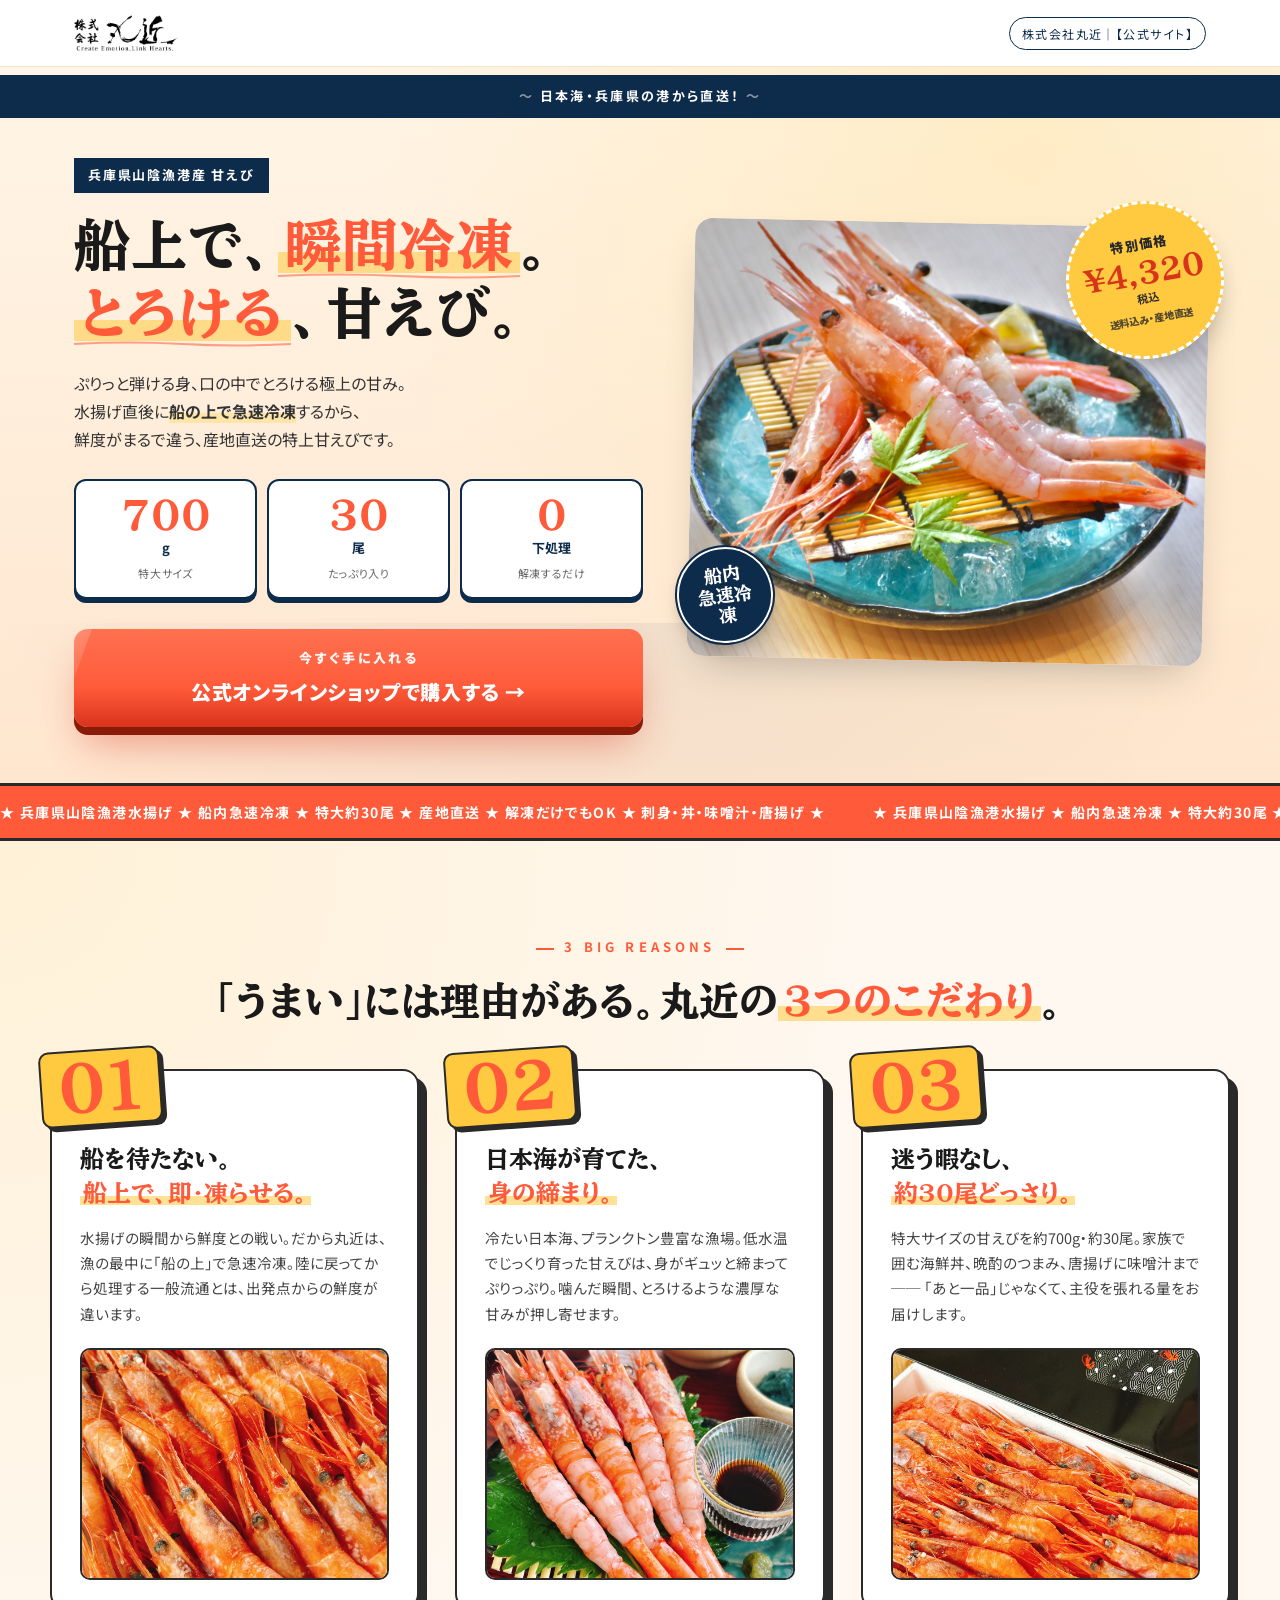
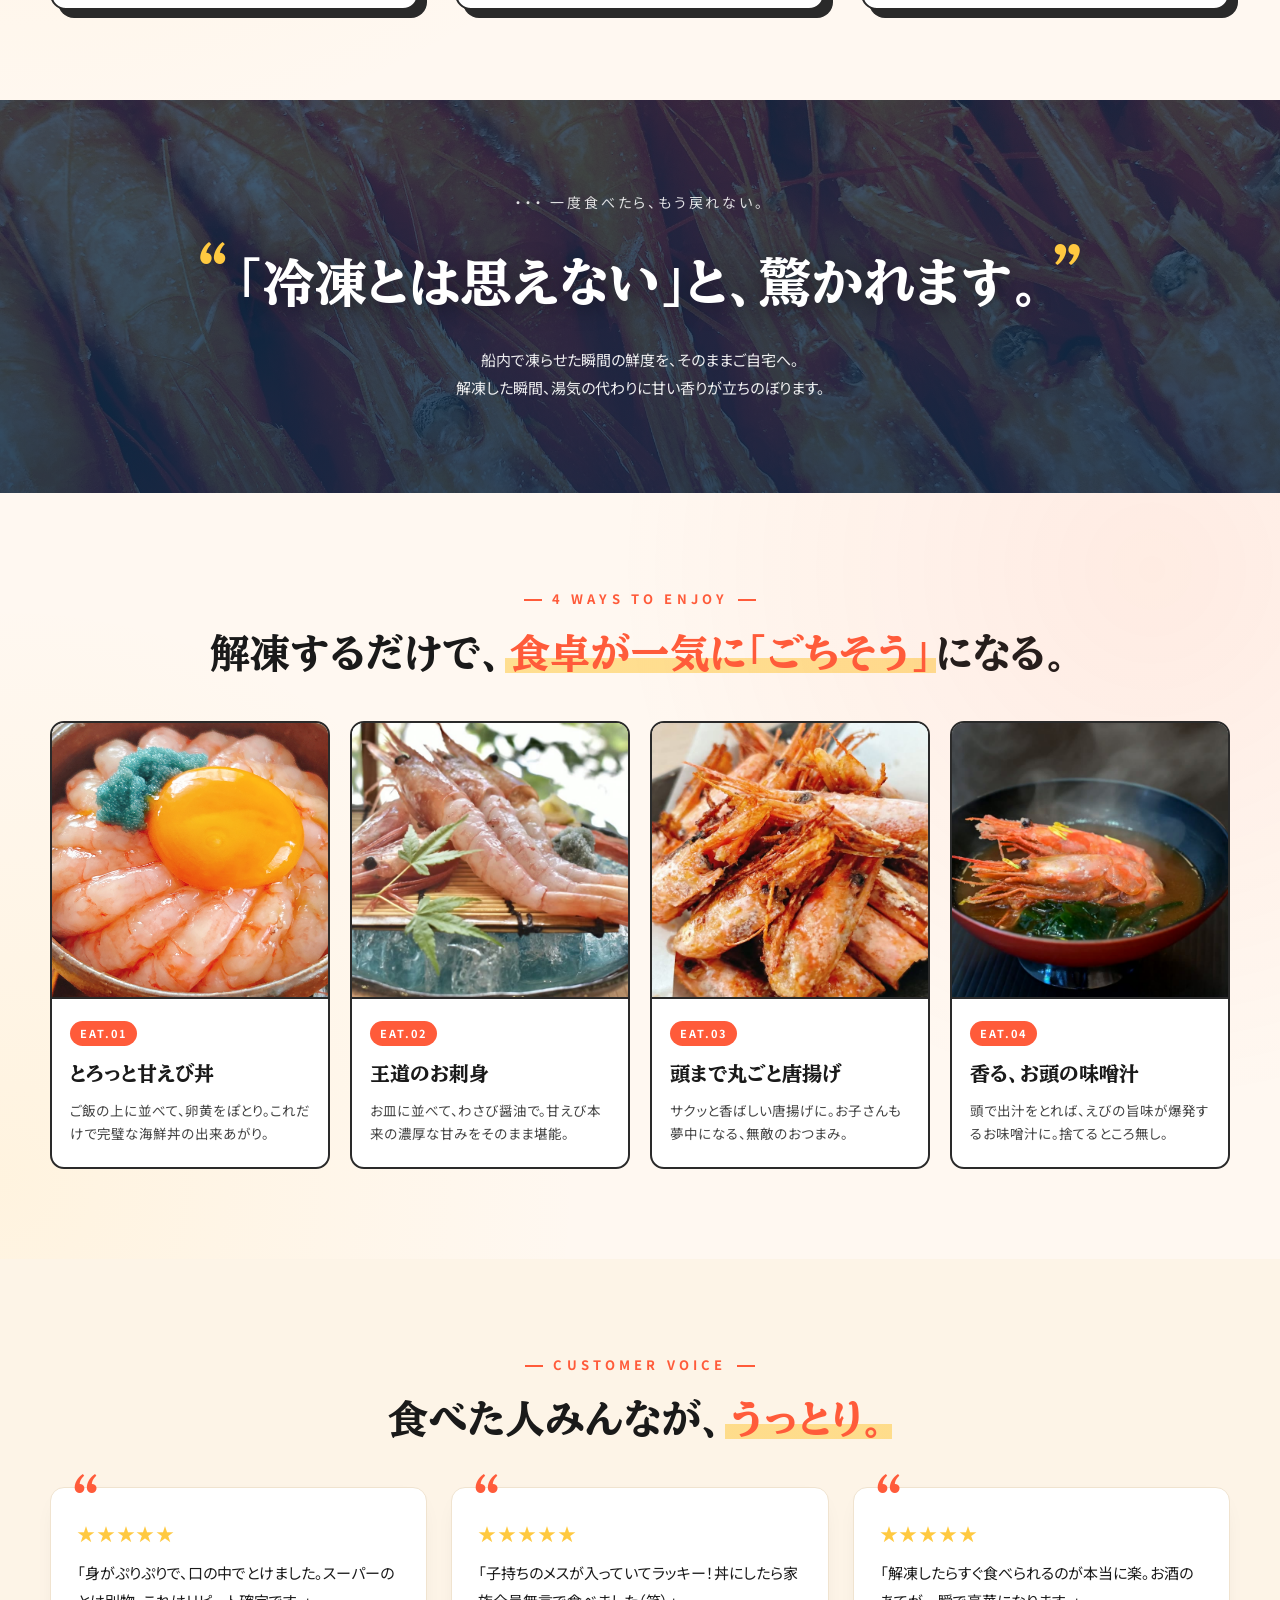
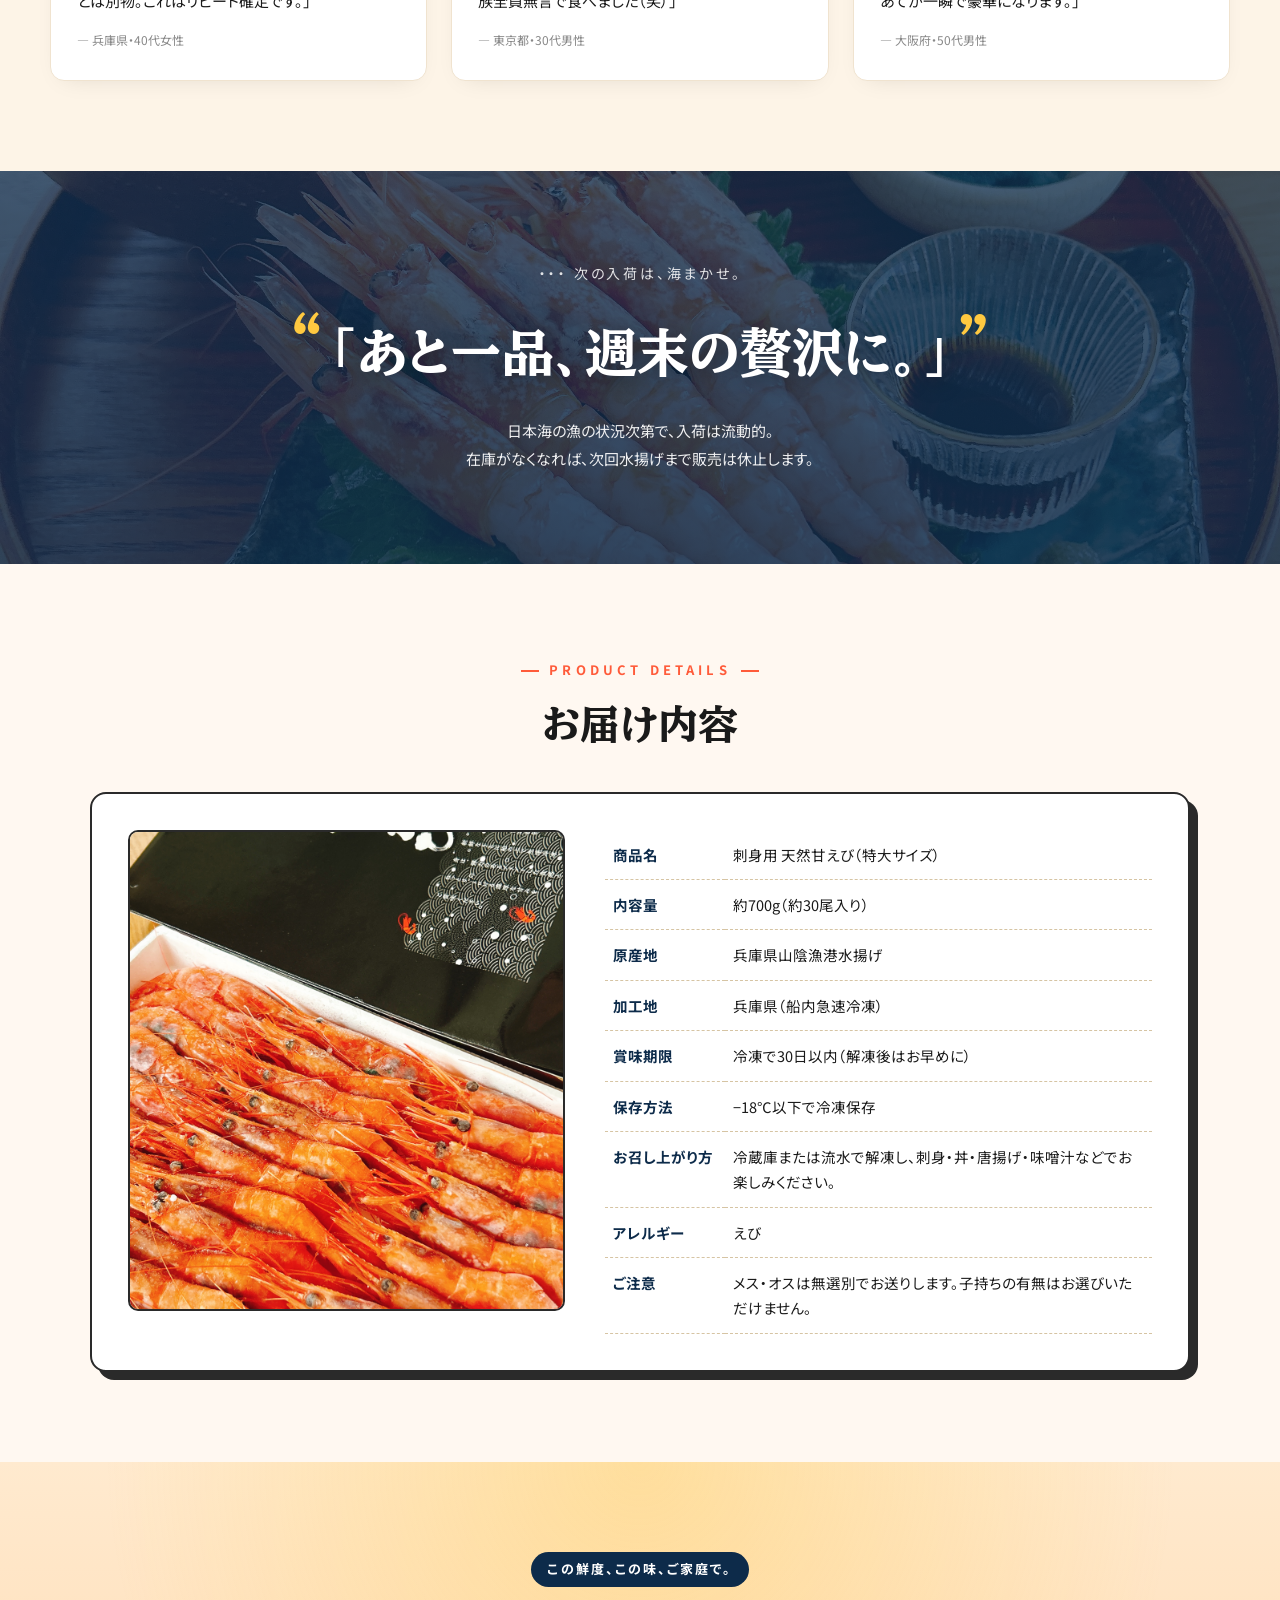
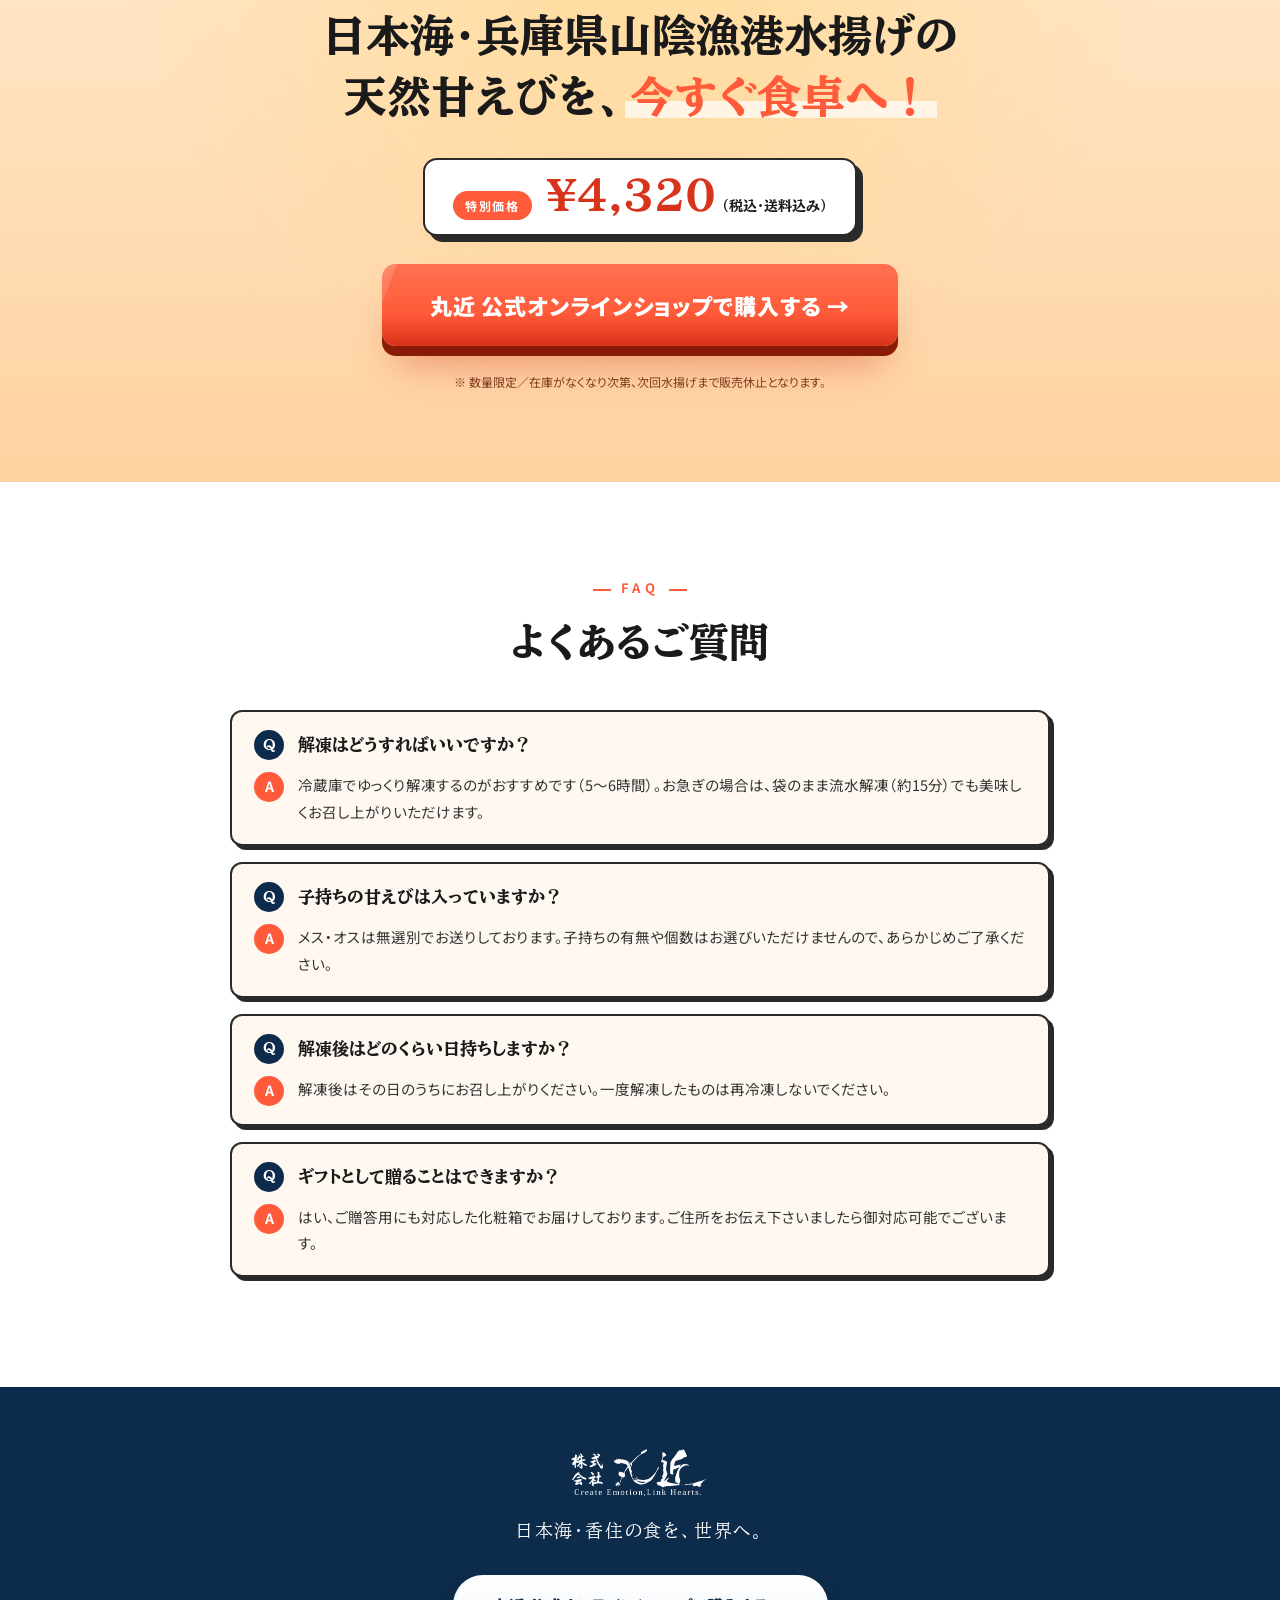
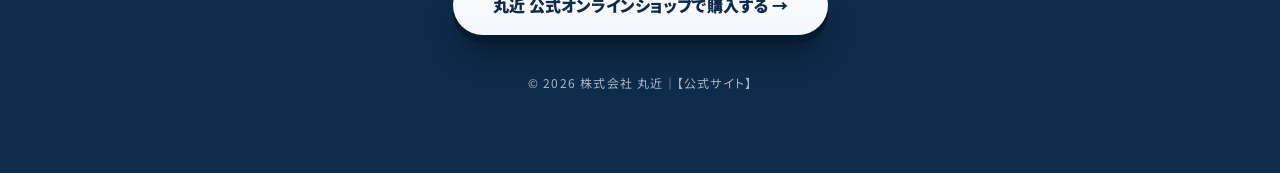
<file: amaebi/index.html>
<!doctype html>
<html lang="ja">
<head>
<meta charset="utf-8">
<meta name="viewport" content="width=device-width,initial-scale=1">
<title>刺身用 天然甘えび 特大約700g（約30尾）｜兵庫県香住産・船内急速冷凍・産地直送｜株式会社 丸近</title>
<meta name="description" content="日本海・香住港で水揚げした天然甘えびを、船内で急速冷凍。刺身用・特大サイズ・約30尾／700gを産地直送でお届け。とろける甘み、ぷりっとした食感を、ご家庭の食卓で。税込4,320円・送料込み。" />

<!-- ============ 正規URL ============ -->
<link rel="canonical" href="https://lp.mrck.jp/amaebi/" />

<!-- ============ ファビコン ============ -->
<link rel="icon" href="images/lp/favicon-emblem.ico" sizes="any" />
<link rel="icon" type="image/png" sizes="32x32" href="images/lp/favicon-emblem-32.png" />
<link rel="icon" type="image/png" sizes="192x192" href="images/lp/favicon-emblem-192.png" />
<link rel="icon" type="image/png" sizes="512x512" href="images/lp/favicon-emblem-512.png" />
<link rel="apple-touch-icon" href="images/lp/apple-touch-emblem.png" />

<!-- ============ SEO ============ -->
<meta name="keywords" content="甘えび,甘エビ,刺身用甘えび,天然甘えび,日本海,香住,兵庫県,船内急速冷凍,産地直送,お取り寄せ,丸近,海鮮丼,甘えび丼" />
<meta name="author" content="株式会社 丸近" />
<meta name="robots" content="index, follow, max-image-preview:large" />
<meta name="theme-color" content="#ff5b3a" />

<!-- OGP（SNS・LINEシェア用） -->
<meta property="og:type" content="product" />
<meta property="og:url" content="https://lp.mrck.jp/amaebi/" />
<meta property="og:title" content="刺身用 天然甘えび 特大約700g（約30尾）｜兵庫県香住産・船内急速冷凍" />
<meta property="og:description" content="日本海・香住港で水揚げした天然甘えびを船内で急速冷凍。とろける甘み、ぷりっとした食感、特大約30尾を産地直送。税込4,320円・送料込み。" />
<meta property="og:image" content="https://lp.mrck.jp/amaebi/photo/sara-hero-blue.jpg" />
<meta property="og:locale" content="ja_JP" />
<meta property="og:site_name" content="株式会社 丸近" />

<!-- Twitter / X Card -->
<meta name="twitter:card" content="summary_large_image" />
<meta name="twitter:title" content="刺身用 天然甘えび 特大約700g（約30尾）｜兵庫県香住産" />
<meta name="twitter:description" content="船内で急速冷凍。とろける甘み、ぷりっとした食感。日本海・香住の天然甘えびを産地直送で。税込4,320円・送料込み。" />
<meta name="twitter:image" content="https://lp.mrck.jp/amaebi/photo/sara-hero-blue.jpg" />

<!-- 構造化データ（JSON-LD：商品） -->
<script type="application/ld+json">
{
  "@context": "https://schema.org",
  "@type": "Product",
  "name": "刺身用 天然甘えび 特大約700g（約30尾）",
  "image": "https://lp.mrck.jp/amaebi/photo/sara-hero-blue.jpg",
  "description": "日本海・香住港で水揚げした天然甘えびを、船内で急速冷凍。刺身用・特大サイズ・約30尾／約700gを産地直送でお届けします。",
  "sku": "amaebi-700g",
  "brand": { "@type": "Brand", "name": "株式会社 丸近" },
  "category": "魚介類・海産物",
  "countryOfOrigin": "JP",
  "offers": {
    "@type": "Offer",
    "url": "https://lp.mrck.jp/amaebi/",
    "priceCurrency": "JPY",
    "price": "4320",
    "availability": "https://schema.org/InStock",
    "seller": { "@type": "Organization", "name": "株式会社 丸近" }
  }
}
</script>

<link rel="preconnect" href="https://fonts.googleapis.com">
<link rel="preconnect" href="https://fonts.gstatic.com" crossorigin>
<link href="https://fonts.googleapis.com/css2?family=BIZ+UDPMincho:wght@400;700&family=Noto+Sans+JP:wght@400;500;700;900&family=Yuji+Syuku&display=swap" rel="stylesheet">
<link rel="stylesheet" href="style.css">
</head>
<body>

<!-- HEADER -->
<header class="site-header">
  <div class="site-header__inner">
    <a href="#" class="site-header__logo">
      <img src="photo/maruchika-wordmark.png" alt="株式会社 丸近">
    </a>
    <span class="site-header__official">株式会社丸近｜【公式サイト】</span>
  </div>
</header>

<!-- HERO -->
<section class="hero">
  <div class="hero__ribbon">
    <span>日本海・兵庫県の港から直送！</span>
  </div>

  <div class="hero__inner">
    <div class="hero__copy">
      <p class="hero__pre">兵庫県山陰漁港産 甘えび</p>
      <h1 class="hero__title">
        <span class="hero__title-line1">船上で、<em>瞬間冷凍</em>。</span>
        <span class="hero__title-line2"><em>とろける</em>、甘えび。</span>
      </h1>
      <p class="hero__lead">
        ぷりっと弾ける身、口の中でとろける極上の甘み。<br>
        水揚げ直後に<strong>船の上で急速冷凍</strong>するから、<br>
        鮮度がまるで違う、産地直送の特上甘えびです。
      </p>

      <ul class="hero__badges">
        <li><span class="num">700</span><span class="unit">g</span><span class="label">特大サイズ</span></li>
        <li><span class="num">30</span><span class="unit">尾</span><span class="label">たっぷり入り</span></li>
        <li><span class="num">0</span><span class="unit">下処理</span><span class="label">解凍するだけ</span></li>
      </ul>

      <a href="#cta" class="hero__cta">
        <span class="hero__cta-sub">今すぐ手に入れる</span>
        <span class="hero__cta-main">公式オンラインショップで購入する →</span>
      </a>
    </div>

    <div class="hero__visual">
      <img src="photo/sara-hero-blue.jpg" alt="刺身用 天然甘えび 皿盛り" class="hero__photo">
      <div class="hero__pricetag">
        <span class="hero__pricetag-top">特別価格</span>
        <span class="hero__pricetag-price"><em>¥4,320</em><small>税込</small></span>
        <span class="hero__pricetag-ship">送料込み・産地直送</span>
      </div>
      <div class="hero__stamp">船内<br>急速冷凍</div>
    </div>
  </div>
</section>

<!-- MARQUEE -->
<div class="marquee">
  <div class="marquee__track">
    <span>★ 兵庫県山陰漁港水揚げ ★ 船内急速冷凍 ★ 特大約30尾 ★ 産地直送 ★ 解凍だけでもOK ★ 刺身・丼・味噌汁・唐揚げ ★</span>
    <span aria-hidden="true">★ 兵庫県山陰漁港水揚げ ★ 船内急速冷凍 ★ 特大約30尾 ★ 産地直送 ★ 解凍だけでもOK ★ 刺身・丼・味噌汁・唐揚げ ★</span>
  </div>
</div>

<!-- 3 POINTS -->
<section class="points">
  <div class="section-head">
    <span class="section-head__en">3 BIG REASONS</span>
    <h2 class="section-head__ja">「うまい」には理由がある。丸近の<em>3つのこだわり</em>。</h2>
  </div>

  <div class="points__grid">
    <article class="point">
      <span class="point__num">01</span>
      <h3 class="point__title">船を待たない。<br><em>船上で、即・凍らせる。</em></h3>
      <p class="point__text">水揚げの瞬間から鮮度との戦い。だから丸近は、漁の最中に「船の上」で急速冷凍。陸に戻ってから処理する一般流通とは、出発点からの鮮度が違います。</p>
      <img src="photo/2.jpeg" alt="船内急速冷凍された甘えび" class="point__img">
    </article>

    <article class="point">
      <span class="point__num">02</span>
      <h3 class="point__title">日本海が育てた、<br><em>身の締まり。</em></h3>
      <p class="point__text">冷たい日本海、プランクトン豊富な漁場。低水温でじっくり育った甘えびは、身がギュッと締まってぷりっぷり。噛んだ瞬間、とろけるような濃厚な甘みが押し寄せます。</p>
      <img src="photo/6.jpeg" alt="ぷりっと身の締まった甘えびの刺身" class="point__img">
    </article>

    <article class="point">
      <span class="point__num">03</span>
      <h3 class="point__title">迷う暇なし、<br><em>約30尾どっさり。</em></h3>
      <p class="point__text">特大サイズの甘えびを約700g・約30尾。家族で囲む海鮮丼、晩酌のつまみ、唐揚げに味噌汁まで── 「あと一品」じゃなくて、主役を張れる量をお届けします。</p>
      <img src="photo/1.jpeg" alt="特大甘えびの箱詰め" class="point__img">
    </article>
  </div>
</section>

<!-- HERO BAND -->
<section class="band band--quote">
  <p class="band__small">・・・ 一度食べたら、もう戻れない。</p>
  <p class="band__big">「冷凍とは思えない」と、<br class="sp">驚かれます。</p>
  <p class="band__note">船内で凍らせた瞬間の鮮度を、そのままご自宅へ。<br>解凍した瞬間、湯気の代わりに甘い香りが立ちのぼります。</p>
</section>

<!-- USAGE / 4 EATS -->
<section class="eats">
  <div class="section-head">
    <span class="section-head__en">4 WAYS TO ENJOY</span>
    <h2 class="section-head__ja">解凍するだけで、<em>食卓が一気に「ごちそう」</em>になる。</h2>
  </div>

  <div class="eats__grid">
    <figure class="eat">
      <div class="eat__img" style="background-image:url('photo/sashimi-don.jpeg');">
        <span class="eat__glint" aria-hidden="true"></span>
      </div>
      <figcaption>
        <span class="eat__num">EAT.01</span>
        <h3>とろっと甘えび丼</h3>
        <p>ご飯の上に並べて、卵黄をぽとり。これだけで完璧な海鮮丼の出来あがり。</p>
      </figcaption>
    </figure>

    <figure class="eat eat--video">
      <div class="eat__img" style="background-image:url('photo/sara-hero-close-poster.jpg');">
        <video class="eat__video" autoplay muted loop playsinline preload="metadata" poster="photo/sara-hero-close-poster.jpg">
          <source src="photo/sara-hero-close.webm" type="video/webm">
          <source src="photo/sara-hero-close.mp4" type="video/mp4">
        </video>
      </div>
      <figcaption>
        <span class="eat__num">EAT.02</span>
        <h3>王道のお刺身</h3>
        <p>お皿に並べて、わさび醤油で。甘えび本来の濃厚な甘みをそのまま堪能。</p>
      </figcaption>
    </figure>

    <figure class="eat eat--video">
      <div class="eat__img" style="background-image:url('photo/karaage-poster.jpg');">
        <video class="eat__video" autoplay muted loop playsinline preload="metadata" poster="photo/karaage-poster.jpg">
          <source src="photo/karaage.webm" type="video/webm">
          <source src="photo/karaage.mp4" type="video/mp4">
        </video>
      </div>
      <figcaption>
        <span class="eat__num">EAT.03</span>
        <h3>頭まで丸ごと唐揚げ</h3>
        <p>サクッと香ばしい唐揚げに。お子さんも夢中になる、無敵のおつまみ。</p>
      </figcaption>
    </figure>

    <figure class="eat eat--video">
      <div class="eat__img" style="background-image:url('photo/miso-soup-poster.jpg');">
        <video class="eat__video" autoplay muted loop playsinline preload="metadata" poster="photo/miso-soup-poster.jpg">
          <source src="photo/miso-soup.webm" type="video/webm">
          <source src="photo/miso-soup.mp4" type="video/mp4">
        </video>
      </div>
      <figcaption>
        <span class="eat__num">EAT.04</span>
        <h3>香る、お頭の味噌汁</h3>
        <p>頭で出汁をとれば、えびの旨味が爆発するお味噌汁に。捨てるところ無し。</p>
      </figcaption>
    </figure>
  </div>
</section>

<!-- VOICE / SOCIAL PROOF -->
<section class="voice">
  <div class="section-head">
    <span class="section-head__en">CUSTOMER VOICE</span>
    <h2 class="section-head__ja">食べた人みんなが、<em>うっとり。</em></h2>
  </div>
  <div class="voice__grid">
    <blockquote class="voice__card">
      <p class="voice__stars">★★★★★</p>
      <p class="voice__text">「身がぷりぷりで、口の中でとけました。スーパーのとは別物。これはリピート確定です。」</p>
      <footer>— 兵庫県・40代女性</footer>
    </blockquote>
    <blockquote class="voice__card">
      <p class="voice__stars">★★★★★</p>
      <p class="voice__text">「子持ちのメスが入っていてラッキー！丼にしたら家族全員無言で食べました（笑）」</p>
      <footer>— 東京都・30代男性</footer>
    </blockquote>
    <blockquote class="voice__card">
      <p class="voice__stars">★★★★★</p>
      <p class="voice__text">「解凍したらすぐ食べられるのが本当に楽。お酒のあてが一瞬で豪華になります。」</p>
      <footer>— 大阪府・50代男性</footer>
    </blockquote>
  </div>
</section>

<!-- FOMO BAND -->
<section class="band band--quote band--fomo">
  <p class="band__small">・・・ 次の入荷は、海まかせ。</p>
  <p class="band__big">「あと一品、<br class="sp">週末の贅沢に。」</p>
  <p class="band__note">日本海の漁の状況次第で、入荷は流動的。<br>在庫がなくなれば、次回水揚げまで販売は休止します。</p>
</section>

<!-- SPEC TABLE -->
<section class="spec" id="spec">
  <div class="section-head">
    <span class="section-head__en">PRODUCT DETAILS</span>
    <h2 class="section-head__ja">お届け内容</h2>
  </div>

  <div class="spec__inner">
    <div class="spec__photo">
      <img src="photo/1.jpeg" alt="天然甘えびの箱詰め">
    </div>
    <table class="spec__table">
      <tr><th>商品名</th><td>刺身用 天然甘えび（特大サイズ）</td></tr>
      <tr><th>内容量</th><td>約700g（約30尾入り）</td></tr>
      <tr><th>原産地</th><td>兵庫県山陰漁港水揚げ</td></tr>
      <tr><th>加工地</th><td>兵庫県（船内急速冷凍）</td></tr>
      <tr><th>賞味期限</th><td>冷凍で30日以内（解凍後はお早めに）</td></tr>
      <tr><th>保存方法</th><td>−18℃以下で冷凍保存</td></tr>
      <tr><th>お召し上がり方</th><td>冷蔵庫または流水で解凍し、刺身・丼・唐揚げ・味噌汁などでお楽しみください。</td></tr>
      <tr><th>アレルギー</th><td>えび</td></tr>
      <tr><th>ご注意</th><td>メス・オスは無選別でお送りします。子持ちの有無はお選びいただけません。</td></tr>
    </table>
  </div>
</section>

<!-- CTA -->
<section class="cta" id="cta">
  <div class="cta__inner">
    <p class="cta__lead">この鮮度、この味、ご家庭で。</p>
    <h2 class="cta__title">日本海・兵庫県山陰漁港水揚げの<br>天然甘えびを、<em>今すぐ食卓へ！</em></h2>
    <div class="cta__price">
      <span class="cta__price-label">特別価格</span>
      <span class="cta__price-amount">¥4,320<small>（税込・送料込み）</small></span>
    </div>
    <a href="https://www.kani-mrck.com/view/item/000000000016?category_page_id=other" class="cta__btn" target="_blank" rel="noopener">
      丸近 公式オンラインショップで購入する →
    </a>
    <p class="cta__note">※ 数量限定／在庫がなくなり次第、次回水揚げまで販売休止となります。</p>
  </div>
</section>

<!-- FAQ -->
<section class="faq">
  <div class="section-head">
    <span class="section-head__en">FAQ</span>
    <h2 class="section-head__ja">よくあるご質問</h2>
  </div>
  <dl class="faq__list">
    <div class="faq__item">
      <dt><span>Q</span>解凍はどうすればいいですか？</dt>
      <dd><span>A</span>冷蔵庫でゆっくり解凍するのがおすすめです（5〜6時間）。お急ぎの場合は、袋のまま流水解凍（約15分）でも美味しくお召し上がりいただけます。</dd>
    </div>
    <div class="faq__item">
      <dt><span>Q</span>子持ちの甘えびは入っていますか？</dt>
      <dd><span>A</span>メス・オスは無選別でお送りしております。子持ちの有無や個数はお選びいただけませんので、あらかじめご了承ください。</dd>
    </div>
    <div class="faq__item">
      <dt><span>Q</span>解凍後はどのくらい日持ちしますか？</dt>
      <dd><span>A</span>解凍後はその日のうちにお召し上がりください。一度解凍したものは再冷凍しないでください。</dd>
    </div>
    <div class="faq__item">
      <dt><span>Q</span>ギフトとして贈ることはできますか？</dt>
      <dd><span>A</span>はい、ご贈答用にも対応した化粧箱でお届けしております。ご住所をお伝え下さいましたら御対応可能でございます。</dd>
    </div>
  </dl>
</section>

<!-- FOOTER -->
<footer class="site-footer">
  <div class="site-footer__inner">
    <img src="photo/maruchika-wordmark.png" alt="株式会社 丸近" class="site-footer__logo">
    <p class="site-footer__tag">日本海・香住の食を、世界へ。</p>
    <a href="https://www.kani-mrck.com/view/item/000000000016?category_page_id=other" class="site-footer__cta">丸近 公式オンラインショップで購入する →</a>
    <small>© 2026 株式会社 丸近｜【公式サイト】</small>
  </div>
</footer>

<!-- FIXED MOBILE CTA -->
<a href="#cta" class="float-cta">
  <span class="float-cta__sub">¥4,320 税込・送料込</span>
  <span class="float-cta__main">公式ショップで購入する →</span>
</a>

<!-- FLOATING UTILITIES (back-to-top + purchase) -->
<div class="float-tools" id="floatTools">
  <button class="float-tools__top" id="backToTop" type="button" aria-label="ページの上に戻る">↑</button>
  <a href="#cta" class="float-tools__buy">
    <span>購入はコチラ</span>
    <span class="float-tools__buy-arrow" aria-hidden="true">→</span>
  </a>
</div>
<script>
  (function(){
    var tools = document.getElementById('floatTools');
    var btt = document.getElementById('backToTop');
    if(!tools || !btt) return;
    btt.addEventListener('click', function(){ window.scrollTo({top:0, behavior:'smooth'}); });
    function update(){ tools.classList.toggle('is-visible', window.scrollY > 400); }
    window.addEventListener('scroll', update, {passive:true});
    update();
  })();
</script>

</body>
</html>
</file>
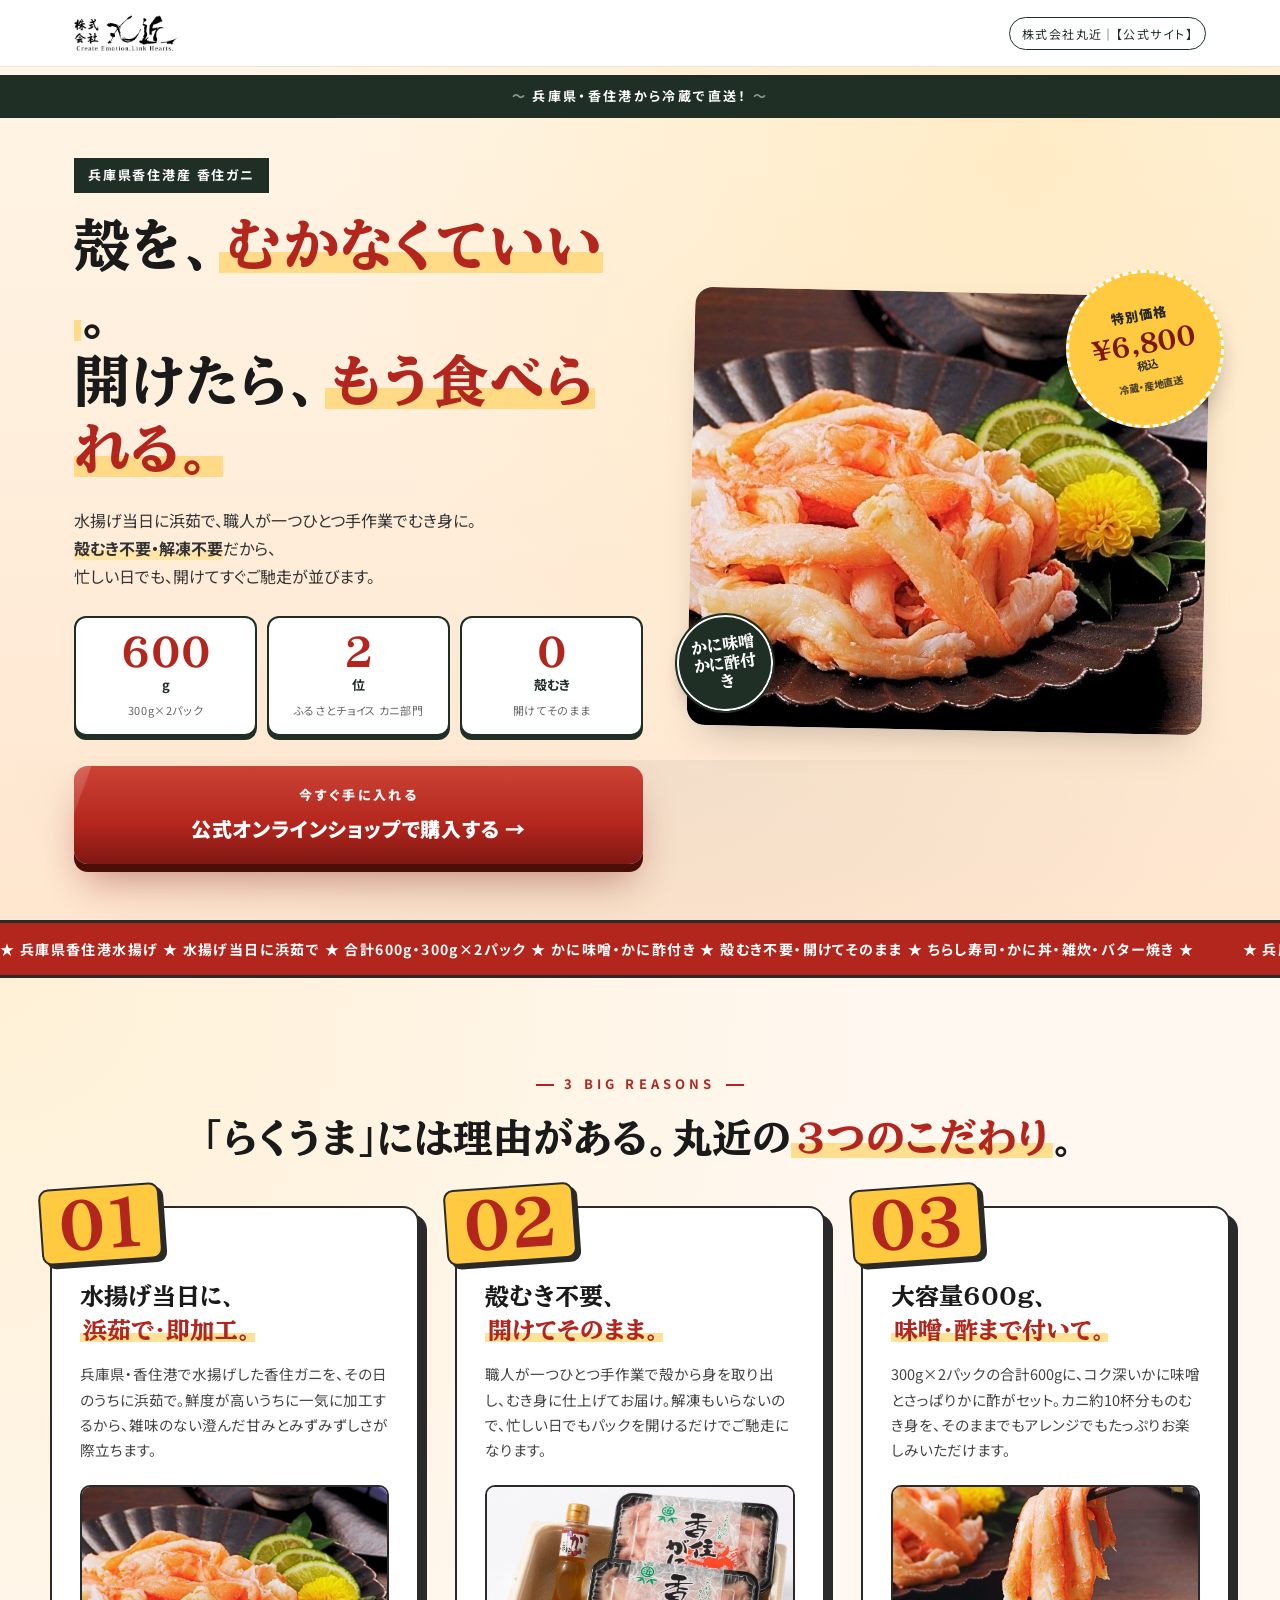
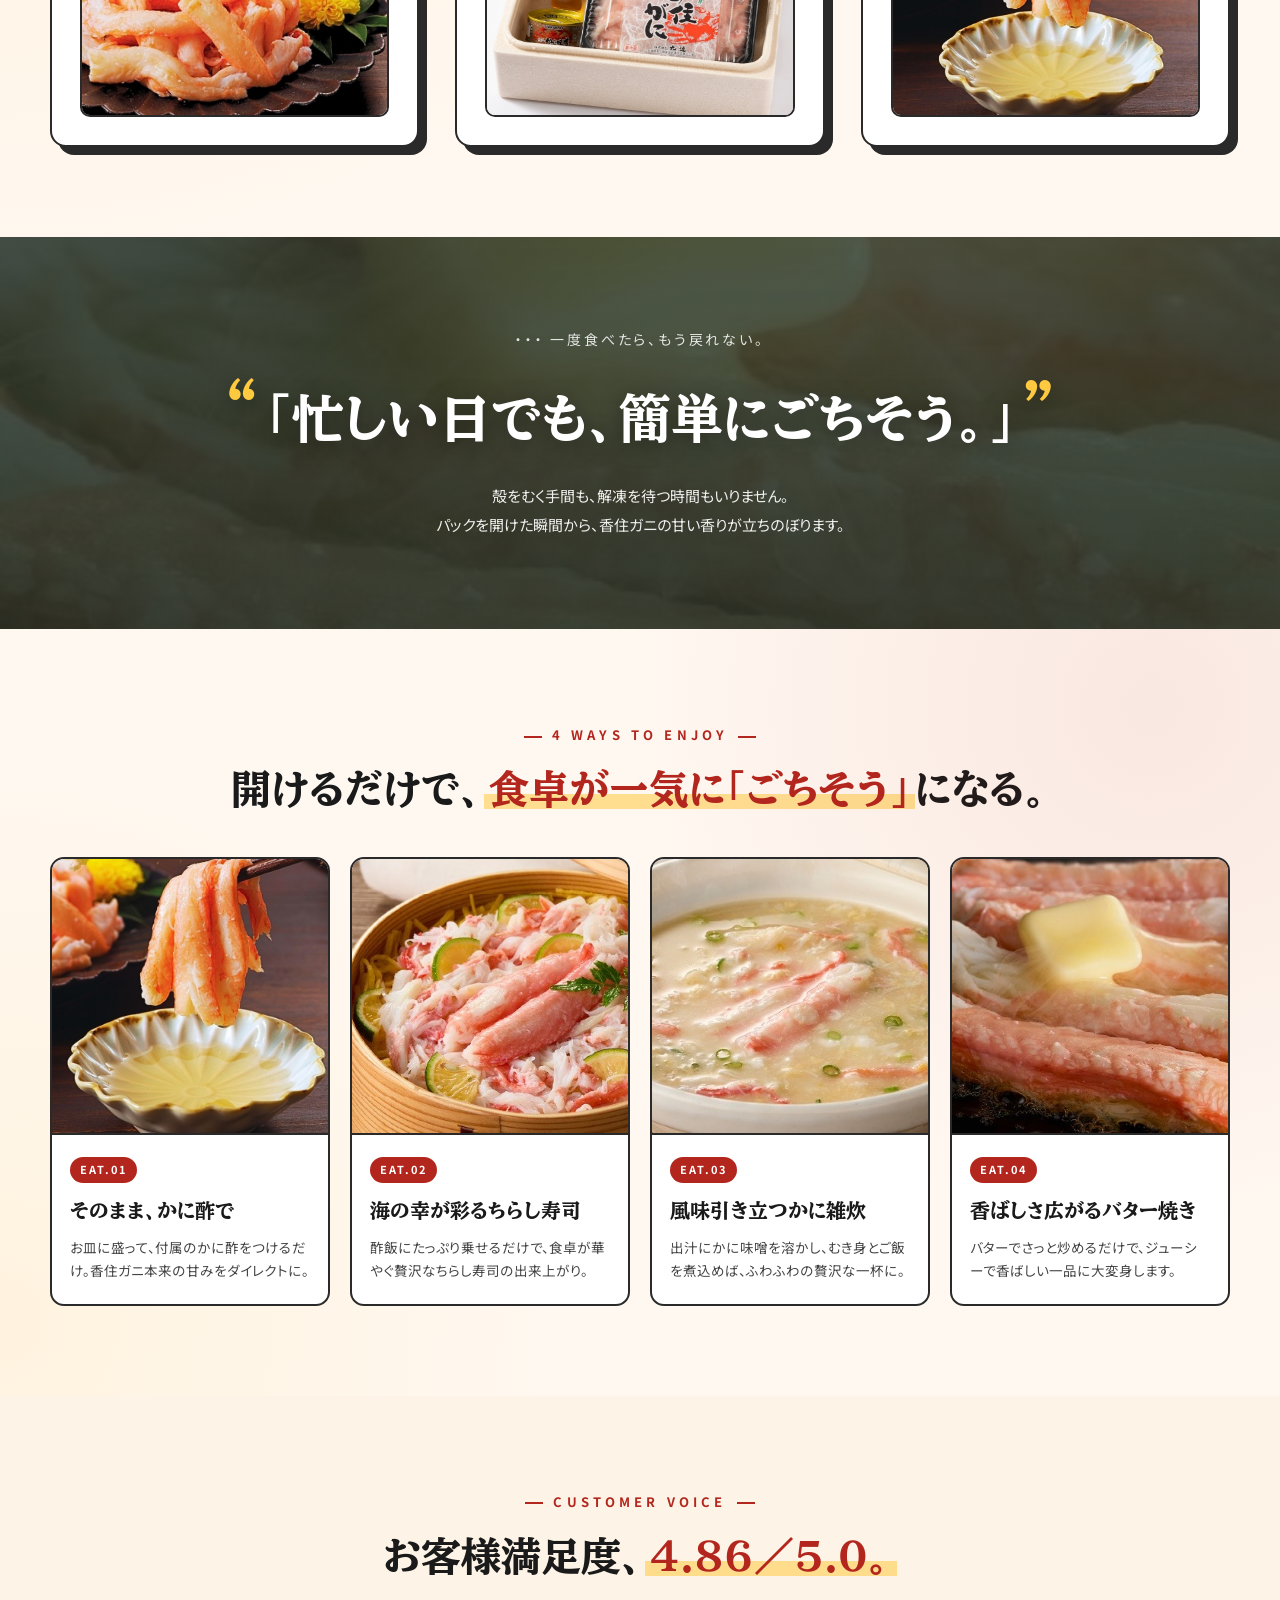
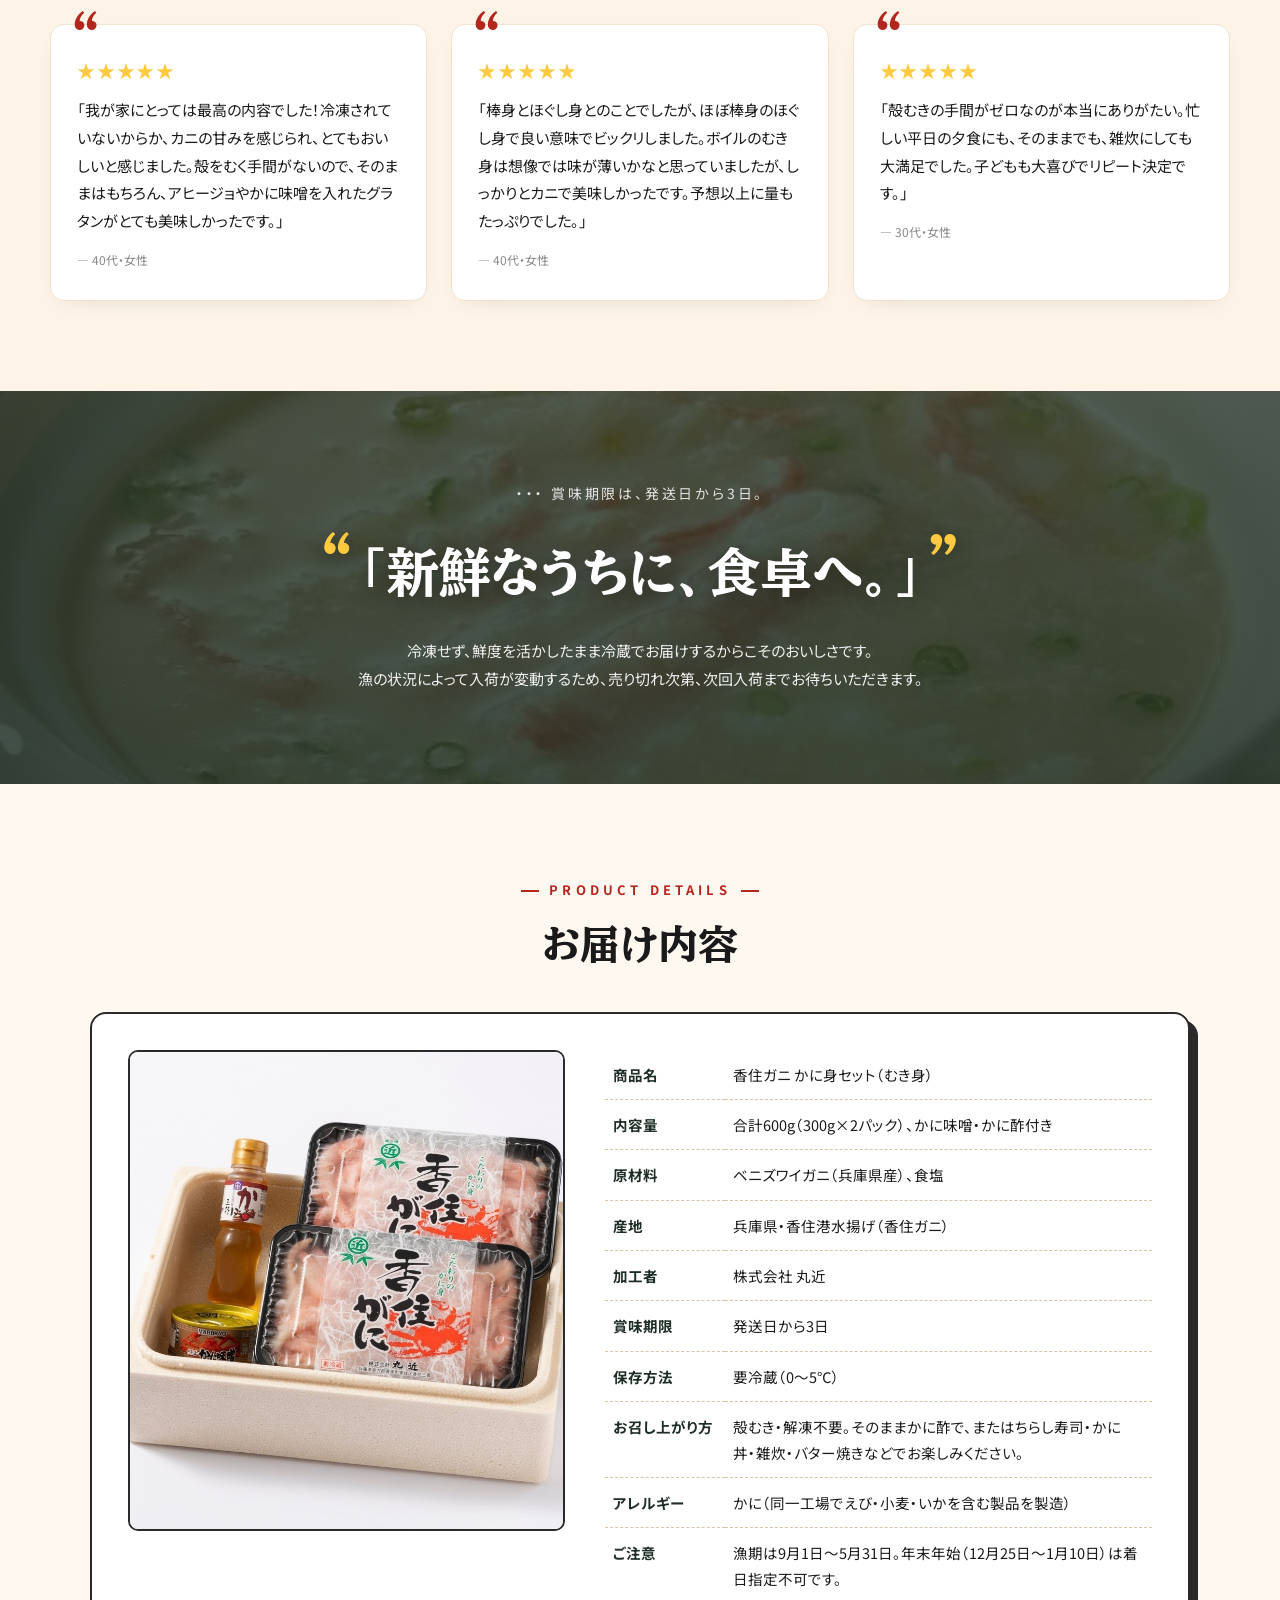
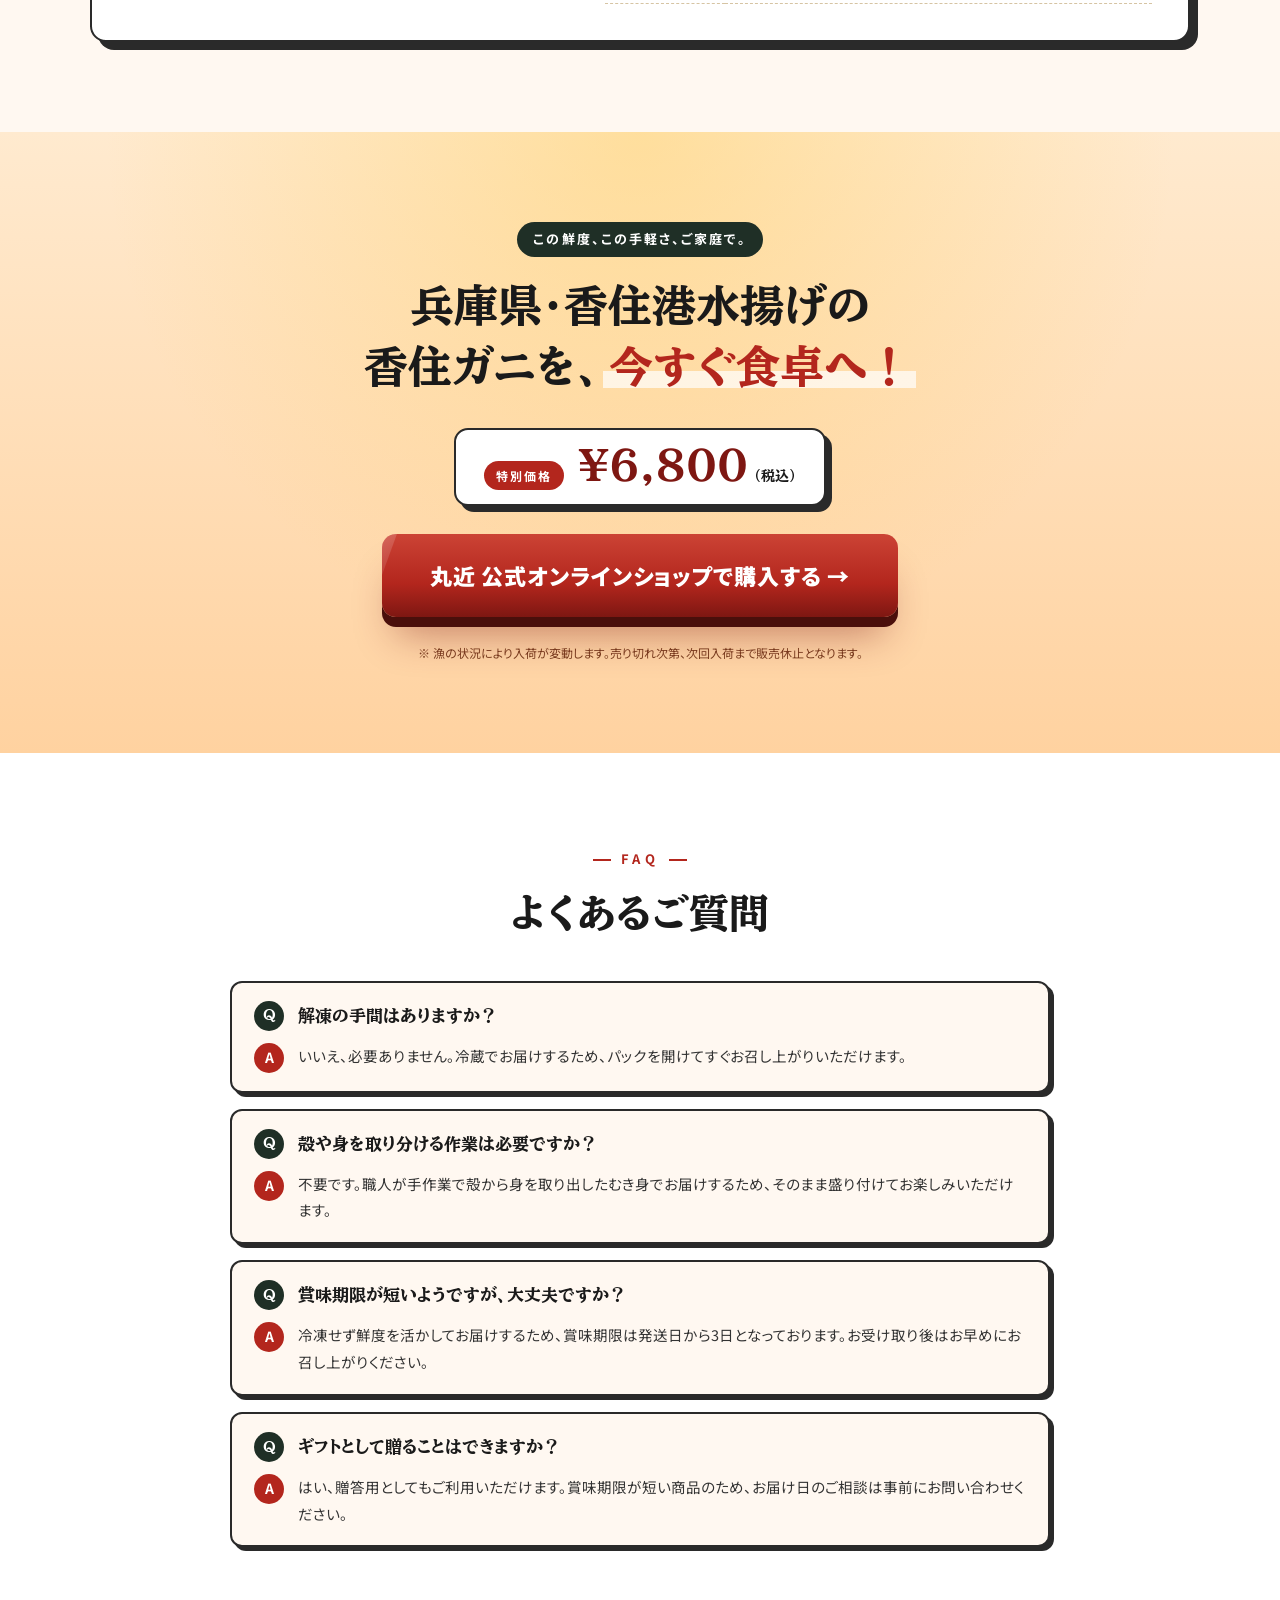
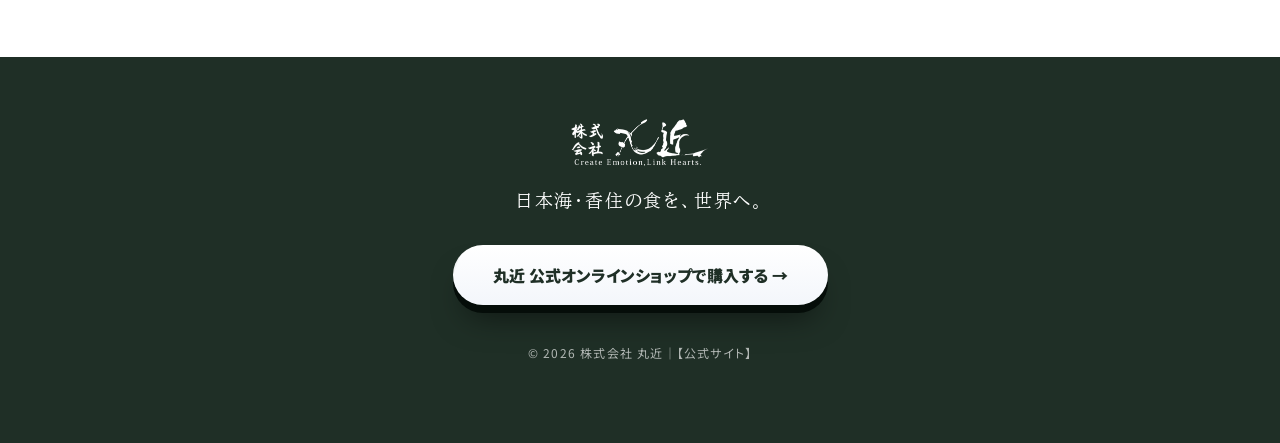
<file: kanimi-set/index.html>
<!doctype html>
<html lang="ja">
<head>
<meta charset="utf-8">
<meta name="viewport" content="width=device-width,initial-scale=1">
<title>香住ガニ かに身セット 合計600g（300g×2パック）｜兵庫県香住産・浜茹で手むき・冷蔵産地直送｜株式会社 丸近</title>
<meta name="description" content="兵庫県・香住港で水揚げした香住ガニ（ベニズワイガニ）を、水揚げ当日に浜茹で。職人が一つひとつ手作業でむき身にした「かに身セット」。殻むき不要、開けてそのまま。合計600g（300g×2パック）、かに味噌・かに酢付きを冷蔵で産地直送。税込6,800円。" />

<!-- ============ 正規URL ============ -->
<link rel="canonical" href="https://lp.mrck.jp/kanimi-set/" />

<!-- ============ ファビコン ============ -->
<link rel="icon" href="images/lp/favicon-emblem.ico" sizes="any" />
<link rel="icon" type="image/png" sizes="32x32" href="images/lp/favicon-emblem-32.png" />
<link rel="icon" type="image/png" sizes="192x192" href="images/lp/favicon-emblem-192.png" />
<link rel="icon" type="image/png" sizes="512x512" href="images/lp/favicon-emblem-512.png" />
<link rel="apple-touch-icon" href="images/lp/apple-touch-emblem.png" />

<!-- ============ SEO ============ -->
<meta name="keywords" content="香住ガニ,かに身セット,かにむき身,ベニズワイガニ,カニ,蟹,かに味噌,かに酢,丸近,香住,お取り寄せ,冷蔵,産地直送" />
<meta name="author" content="株式会社 丸近" />
<meta name="robots" content="index, follow, max-image-preview:large" />
<meta name="theme-color" content="#b3261d" />

<!-- OGP（SNS・LINEシェア用） -->
<meta property="og:type" content="product" />
<meta property="og:url" content="https://lp.mrck.jp/kanimi-set/" />
<meta property="og:title" content="香住ガニ かに身セット｜合計600g（300g×2）かに味噌・かに酢付き［冷蔵・産地直送］" />
<meta property="og:description" content="香住港の香住ガニを水揚げ当日に浜茹で・手むき身に。殻むき不要・開けてそのまま。かに味噌・かに酢付き、冷蔵で産地直送。税込6,800円。" />
<meta property="og:image" content="https://lp.mrck.jp/kanimi-set/photo/sara.jpg" />
<meta property="og:locale" content="ja_JP" />
<meta property="og:site_name" content="株式会社 丸近" />

<!-- Twitter / X Card -->
<meta name="twitter:card" content="summary_large_image" />
<meta name="twitter:title" content="香住ガニ かに身セット｜合計600g（300g×2パック）" />
<meta name="twitter:description" content="殻むき不要、開けてそのまま。かに味噌・かに酢付き、冷蔵で産地直送。税込6,800円。" />
<meta name="twitter:image" content="https://lp.mrck.jp/kanimi-set/photo/sara.jpg" />

<!-- 構造化データ（JSON-LD：商品） -->
<script type="application/ld+json">
{
  "@context": "https://schema.org",
  "@type": "Product",
  "name": "香住ガニ かに身セット 合計600g（300g×2パック）かに味噌・かに酢付き",
  "image": "https://lp.mrck.jp/kanimi-set/photo/sara.jpg",
  "description": "兵庫県・香住港で水揚げした香住ガニ（ベニズワイガニ）を水揚げ当日に浜茹でし、職人が手作業でむき身に仕上げたかに身セット。殻むき不要・開けてそのままお召し上がりいただけます。合計600g（300g×2パック）、かに味噌・かに酢付き、冷蔵便。",
  "sku": "kanimi-set-600g",
  "brand": { "@type": "Brand", "name": "株式会社 丸近" },
  "category": "カニ・魚介類",
  "countryOfOrigin": "JP",
  "offers": {
    "@type": "Offer",
    "url": "https://www.kani-mrck.com/view/item/000000000017?category_page_id=kanimi",
    "priceCurrency": "JPY",
    "price": "6800",
    "availability": "https://schema.org/InStock",
    "seller": { "@type": "Organization", "name": "株式会社 丸近" }
  }
}
</script>

<link rel="preconnect" href="https://fonts.googleapis.com">
<link rel="preconnect" href="https://fonts.gstatic.com" crossorigin>
<link href="https://fonts.googleapis.com/css2?family=BIZ+UDPMincho:wght@400;700&family=Noto+Sans+JP:wght@400;500;700;900&family=Yuji+Syuku&display=swap" rel="stylesheet">
<link rel="stylesheet" href="style.css">
</head>
<body>

<!-- HEADER -->
<header class="site-header">
  <div class="site-header__inner">
    <a href="#" class="site-header__logo">
      <img src="photo/maruchika-wordmark.png" alt="株式会社 丸近">
    </a>
    <span class="site-header__official">株式会社丸近｜【公式サイト】</span>
  </div>
</header>

<!-- HERO -->
<section class="hero">
  <div class="hero__ribbon">
    <span>兵庫県・香住港から冷蔵で直送！</span>
  </div>

  <div class="hero__inner">
    <div class="hero__copy">
      <p class="hero__pre">兵庫県香住港産 香住ガニ</p>
      <h1 class="hero__title">
        <span class="hero__title-line1">殻を、<em>むかなくていい</em>。</span>
        <span class="hero__title-line2">開けたら、<em>もう食べられる。</em></span>
      </h1>
      <p class="hero__lead">
        水揚げ当日に浜茹で、職人が一つひとつ手作業でむき身に。<br>
        <strong>殻むき不要・解凍不要</strong>だから、<br>
        忙しい日でも、開けてすぐご馳走が並びます。
      </p>

      <ul class="hero__badges">
        <li><span class="num">600</span><span class="unit">g</span><span class="label">300g×2パック</span></li>
        <li><span class="num">2</span><span class="unit">位</span><span class="label">ふるさとチョイス カニ部門</span></li>
        <li><span class="num">0</span><span class="unit">殻むき</span><span class="label">開けてそのまま</span></li>
      </ul>

      <a href="#cta" class="hero__cta">
        <span class="hero__cta-sub">今すぐ手に入れる</span>
        <span class="hero__cta-main">公式オンラインショップで購入する →</span>
      </a>
    </div>

    <div class="hero__visual">
      <img src="photo/sara.jpg" alt="香住ガニ かに身セット 皿盛り" class="hero__photo">
      <div class="hero__pricetag">
        <span class="hero__pricetag-top">特別価格</span>
        <span class="hero__pricetag-price"><em>¥6,800</em><small>税込</small></span>
        <span class="hero__pricetag-ship">冷蔵・産地直送</span>
      </div>
      <div class="hero__stamp">かに味噌<br>かに酢付き</div>
    </div>
  </div>
</section>

<!-- MARQUEE -->
<div class="marquee">
  <div class="marquee__track">
    <span>★ 兵庫県香住港水揚げ ★ 水揚げ当日に浜茹で ★ 合計600g・300g×2パック ★ かに味噌・かに酢付き ★ 殻むき不要・開けてそのまま ★ ちらし寿司・かに丼・雑炊・バター焼き ★</span>
    <span aria-hidden="true">★ 兵庫県香住港水揚げ ★ 水揚げ当日に浜茹で ★ 合計600g・300g×2パック ★ かに味噌・かに酢付き ★ 殻むき不要・開けてそのまま ★ ちらし寿司・かに丼・雑炊・バター焼き ★</span>
  </div>
</div>

<!-- 3 POINTS -->
<section class="points">
  <div class="section-head">
    <span class="section-head__en">3 BIG REASONS</span>
    <h2 class="section-head__ja">「らくうま」には理由がある。丸近の<em>3つのこだわり</em>。</h2>
  </div>

  <div class="points__grid">
    <article class="point">
      <span class="point__num">01</span>
      <h3 class="point__title">水揚げ当日に、<br><em>浜茹で・即加工。</em></h3>
      <p class="point__text">兵庫県・香住港で水揚げした香住ガニを、その日のうちに浜茹で。鮮度が高いうちに一気に加工するから、雑味のない澄んだ甘みとみずみずしさが際立ちます。</p>
      <img src="photo/sara.jpg" alt="水揚げ当日に浜茹でした香住ガニのむき身" class="point__img">
    </article>

    <article class="point">
      <span class="point__num">02</span>
      <h3 class="point__title">殻むき不要、<br><em>開けてそのまま。</em></h3>
      <p class="point__text">職人が一つひとつ手作業で殻から身を取り出し、むき身に仕上げてお届け。解凍もいらないので、忙しい日でもパックを開けるだけでご馳走になります。</p>
      <img src="photo/box.jpg" alt="香住ガニ かに身セットのパッケージ" class="point__img">
    </article>

    <article class="point">
      <span class="point__num">03</span>
      <h3 class="point__title">大容量600g、<br><em>味噌・酢まで付いて。</em></h3>
      <p class="point__text">300g×2パックの合計600gに、コク深いかに味噌とさっぱりかに酢がセット。カニ約10杯分ものむき身を、そのままでもアレンジでもたっぷりお楽しみいただけます。</p>
      <img src="photo/kaniso.jpg" alt="かに酢でいただく香住ガニのむき身" class="point__img">
    </article>
  </div>
</section>

<!-- HERO BAND -->
<section class="band band--quote">
  <p class="band__small">・・・ 一度食べたら、もう戻れない。</p>
  <p class="band__big">「忙しい日でも、<br class="sp">簡単にごちそう。」</p>
  <p class="band__note">殻をむく手間も、解凍を待つ時間もいりません。<br>パックを開けた瞬間から、香住ガニの甘い香りが立ちのぼります。</p>
</section>

<!-- USAGE / 4 EATS -->
<section class="eats">
  <div class="section-head">
    <span class="section-head__en">4 WAYS TO ENJOY</span>
    <h2 class="section-head__ja">開けるだけで、<em>食卓が一気に「ごちそう」</em>になる。</h2>
  </div>

  <div class="eats__grid">
    <figure class="eat">
      <div class="eat__img" style="background-image:url('photo/kaniso.jpg');"></div>
      <figcaption>
        <span class="eat__num">EAT.01</span>
        <h3>そのまま、かに酢で</h3>
        <p>お皿に盛って、付属のかに酢をつけるだけ。香住ガニ本来の甘みをダイレクトに。</p>
      </figcaption>
    </figure>

    <figure class="eat">
      <div class="eat__img" style="background-image:url('photo/chirashi.jpg');"></div>
      <figcaption>
        <span class="eat__num">EAT.02</span>
        <h3>海の幸が彩るちらし寿司</h3>
        <p>酢飯にたっぷり乗せるだけで、食卓が華やぐ贅沢なちらし寿司の出来上がり。</p>
      </figcaption>
    </figure>

    <figure class="eat">
      <div class="eat__img" style="background-image:url('photo/zosui.jpg');"></div>
      <figcaption>
        <span class="eat__num">EAT.03</span>
        <h3>風味引き立つかに雑炊</h3>
        <p>出汁にかに味噌を溶かし、むき身とご飯を煮込めば、ふわふわの贅沢な一杯に。</p>
      </figcaption>
    </figure>

    <figure class="eat">
      <div class="eat__img" style="background-image:url('photo/butter.jpg');"></div>
      <figcaption>
        <span class="eat__num">EAT.04</span>
        <h3>香ばしさ広がるバター焼き</h3>
        <p>バターでさっと炒めるだけで、ジューシーで香ばしい一品に大変身します。</p>
      </figcaption>
    </figure>
  </div>
</section>

<!-- VOICE / SOCIAL PROOF -->
<section class="voice">
  <div class="section-head">
    <span class="section-head__en">CUSTOMER VOICE</span>
    <h2 class="section-head__ja">お客様満足度、<em>4.86／5.0。</em></h2>
  </div>
  <div class="voice__grid">
    <blockquote class="voice__card">
      <p class="voice__stars">★★★★★</p>
      <p class="voice__text">「我が家にとっては最高の内容でした！冷凍されていないからか、カニの甘みを感じられ、とてもおいしいと感じました。殻をむく手間がないので、そのままはもちろん、アヒージョやかに味噌を入れたグラタンがとても美味しかったです。」</p>
      <footer>— 40代・女性</footer>
    </blockquote>
    <blockquote class="voice__card">
      <p class="voice__stars">★★★★★</p>
      <p class="voice__text">「棒身とほぐし身とのことでしたが、ほぼ棒身のほぐし身で良い意味でビックリしました。ボイルのむき身は想像では味が薄いかなと思っていましたが、しっかりとカニで美味しかったです。予想以上に量もたっぷりでした。」</p>
      <footer>— 40代・女性</footer>
    </blockquote>
    <blockquote class="voice__card">
      <p class="voice__stars">★★★★★</p>
      <p class="voice__text">「殻むきの手間がゼロなのが本当にありがたい。忙しい平日の夕食にも、そのままでも、雑炊にしても大満足でした。子どもも大喜びでリピート決定です。」</p>
      <footer>— 30代・女性</footer>
    </blockquote>
  </div>
</section>

<!-- FOMO BAND -->
<section class="band band--quote band--fomo">
  <p class="band__small">・・・ 賞味期限は、発送日から3日。</p>
  <p class="band__big">「新鮮なうちに、<br class="sp">食卓へ。」</p>
  <p class="band__note">冷凍せず、鮮度を活かしたまま冷蔵でお届けするからこそのおいしさです。<br>漁の状況によって入荷が変動するため、売り切れ次第、次回入荷までお待ちいただきます。</p>
</section>

<!-- SPEC TABLE -->
<section class="spec" id="spec">
  <div class="section-head">
    <span class="section-head__en">PRODUCT DETAILS</span>
    <h2 class="section-head__ja">お届け内容</h2>
  </div>

  <div class="spec__inner">
    <div class="spec__photo">
      <img src="photo/box.jpg" alt="香住ガニ かに身セットの梱包">
    </div>
    <table class="spec__table">
      <tr><th>商品名</th><td>香住ガニ かに身セット（むき身）</td></tr>
      <tr><th>内容量</th><td>合計600g（300g×2パック）、かに味噌・かに酢付き</td></tr>
      <tr><th>原材料</th><td>ベニズワイガニ（兵庫県産）、食塩</td></tr>
      <tr><th>産地</th><td>兵庫県・香住港水揚げ（香住ガニ）</td></tr>
      <tr><th>加工者</th><td>株式会社 丸近</td></tr>
      <tr><th>賞味期限</th><td>発送日から3日</td></tr>
      <tr><th>保存方法</th><td>要冷蔵（0〜5℃）</td></tr>
      <tr><th>お召し上がり方</th><td>殻むき・解凍不要。そのままかに酢で、またはちらし寿司・かに丼・雑炊・バター焼きなどでお楽しみください。</td></tr>
      <tr><th>アレルギー</th><td>かに（同一工場でえび・小麦・いかを含む製品を製造）</td></tr>
      <tr><th>ご注意</th><td>漁期は9月1日〜5月31日。年末年始（12月25日〜1月10日）は着日指定不可です。</td></tr>
    </table>
  </div>
</section>

<!-- CTA -->
<section class="cta" id="cta">
  <div class="cta__inner">
    <p class="cta__lead">この鮮度、この手軽さ、ご家庭で。</p>
    <h2 class="cta__title">兵庫県・香住港水揚げの<br>香住ガニを、<em>今すぐ食卓へ！</em></h2>
    <div class="cta__price">
      <span class="cta__price-label">特別価格</span>
      <span class="cta__price-amount">¥6,800<small>（税込）</small></span>
    </div>
    <a href="https://www.kani-mrck.com/view/item/000000000017?category_page_id=kanimi" class="cta__btn" target="_blank" rel="noopener">
      丸近 公式オンラインショップで購入する →
    </a>
    <p class="cta__note">※ 漁の状況により入荷が変動します。売り切れ次第、次回入荷まで販売休止となります。</p>
  </div>
</section>

<!-- FAQ -->
<section class="faq">
  <div class="section-head">
    <span class="section-head__en">FAQ</span>
    <h2 class="section-head__ja">よくあるご質問</h2>
  </div>
  <dl class="faq__list">
    <div class="faq__item">
      <dt><span>Q</span>解凍の手間はありますか？</dt>
      <dd><span>A</span>いいえ、必要ありません。冷蔵でお届けするため、パックを開けてすぐお召し上がりいただけます。</dd>
    </div>
    <div class="faq__item">
      <dt><span>Q</span>殻や身を取り分ける作業は必要ですか？</dt>
      <dd><span>A</span>不要です。職人が手作業で殻から身を取り出したむき身でお届けするため、そのまま盛り付けてお楽しみいただけます。</dd>
    </div>
    <div class="faq__item">
      <dt><span>Q</span>賞味期限が短いようですが、大丈夫ですか？</dt>
      <dd><span>A</span>冷凍せず鮮度を活かしてお届けするため、賞味期限は発送日から3日となっております。お受け取り後はお早めにお召し上がりください。</dd>
    </div>
    <div class="faq__item">
      <dt><span>Q</span>ギフトとして贈ることはできますか？</dt>
      <dd><span>A</span>はい、贈答用としてもご利用いただけます。賞味期限が短い商品のため、お届け日のご相談は事前にお問い合わせください。</dd>
    </div>
  </dl>
</section>

<!-- FOOTER -->
<footer class="site-footer">
  <div class="site-footer__inner">
    <img src="photo/maruchika-wordmark.png" alt="株式会社 丸近" class="site-footer__logo">
    <p class="site-footer__tag">日本海・香住の食を、世界へ。</p>
    <a href="https://www.kani-mrck.com/view/item/000000000017?category_page_id=kanimi" class="site-footer__cta">丸近 公式オンラインショップで購入する →</a>
    <small>© 2026 株式会社 丸近｜【公式サイト】</small>
  </div>
</footer>

<!-- FIXED MOBILE CTA -->
<a href="#cta" class="float-cta">
  <span class="float-cta__sub">¥6,800 税込</span>
  <span class="float-cta__main">公式ショップで購入する →</span>
</a>

<!-- FLOATING UTILITIES (back-to-top + purchase) -->
<div class="float-tools" id="floatTools">
  <button class="float-tools__top" id="backToTop" type="button" aria-label="ページの上に戻る">↑</button>
  <a href="#cta" class="float-tools__buy">
    <span>購入はコチラ</span>
    <span class="float-tools__buy-arrow" aria-hidden="true">→</span>
  </a>
</div>
<script>
  (function(){
    var tools = document.getElementById('floatTools');
    var btt = document.getElementById('backToTop');
    if(!tools || !btt) return;
    btt.addEventListener('click', function(){ window.scrollTo({top:0, behavior:'smooth'}); });
    function update(){ tools.classList.toggle('is-visible', window.scrollY > 400); }
    window.addEventListener('scroll', update, {passive:true});
    update();
  })();
</script>
<script src="js/analytics.js"></script>

</body>
</html>
</file>
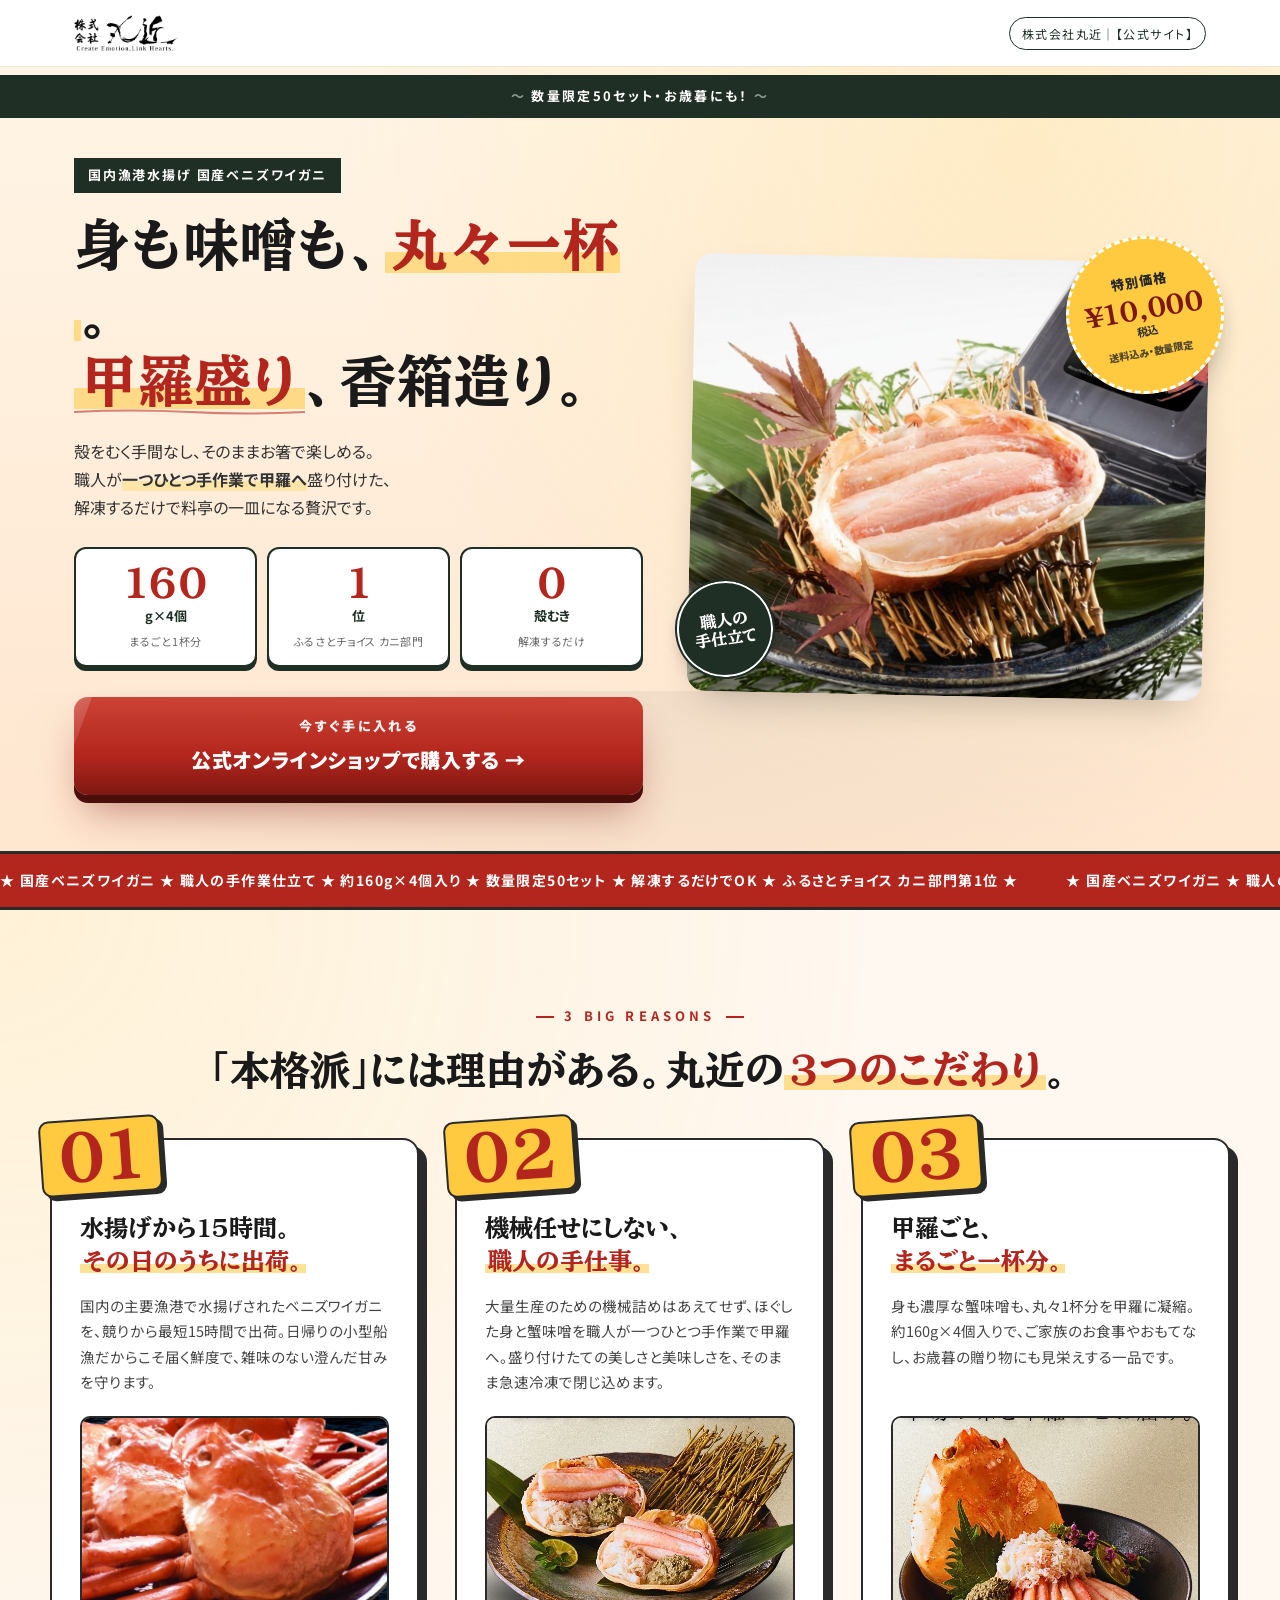
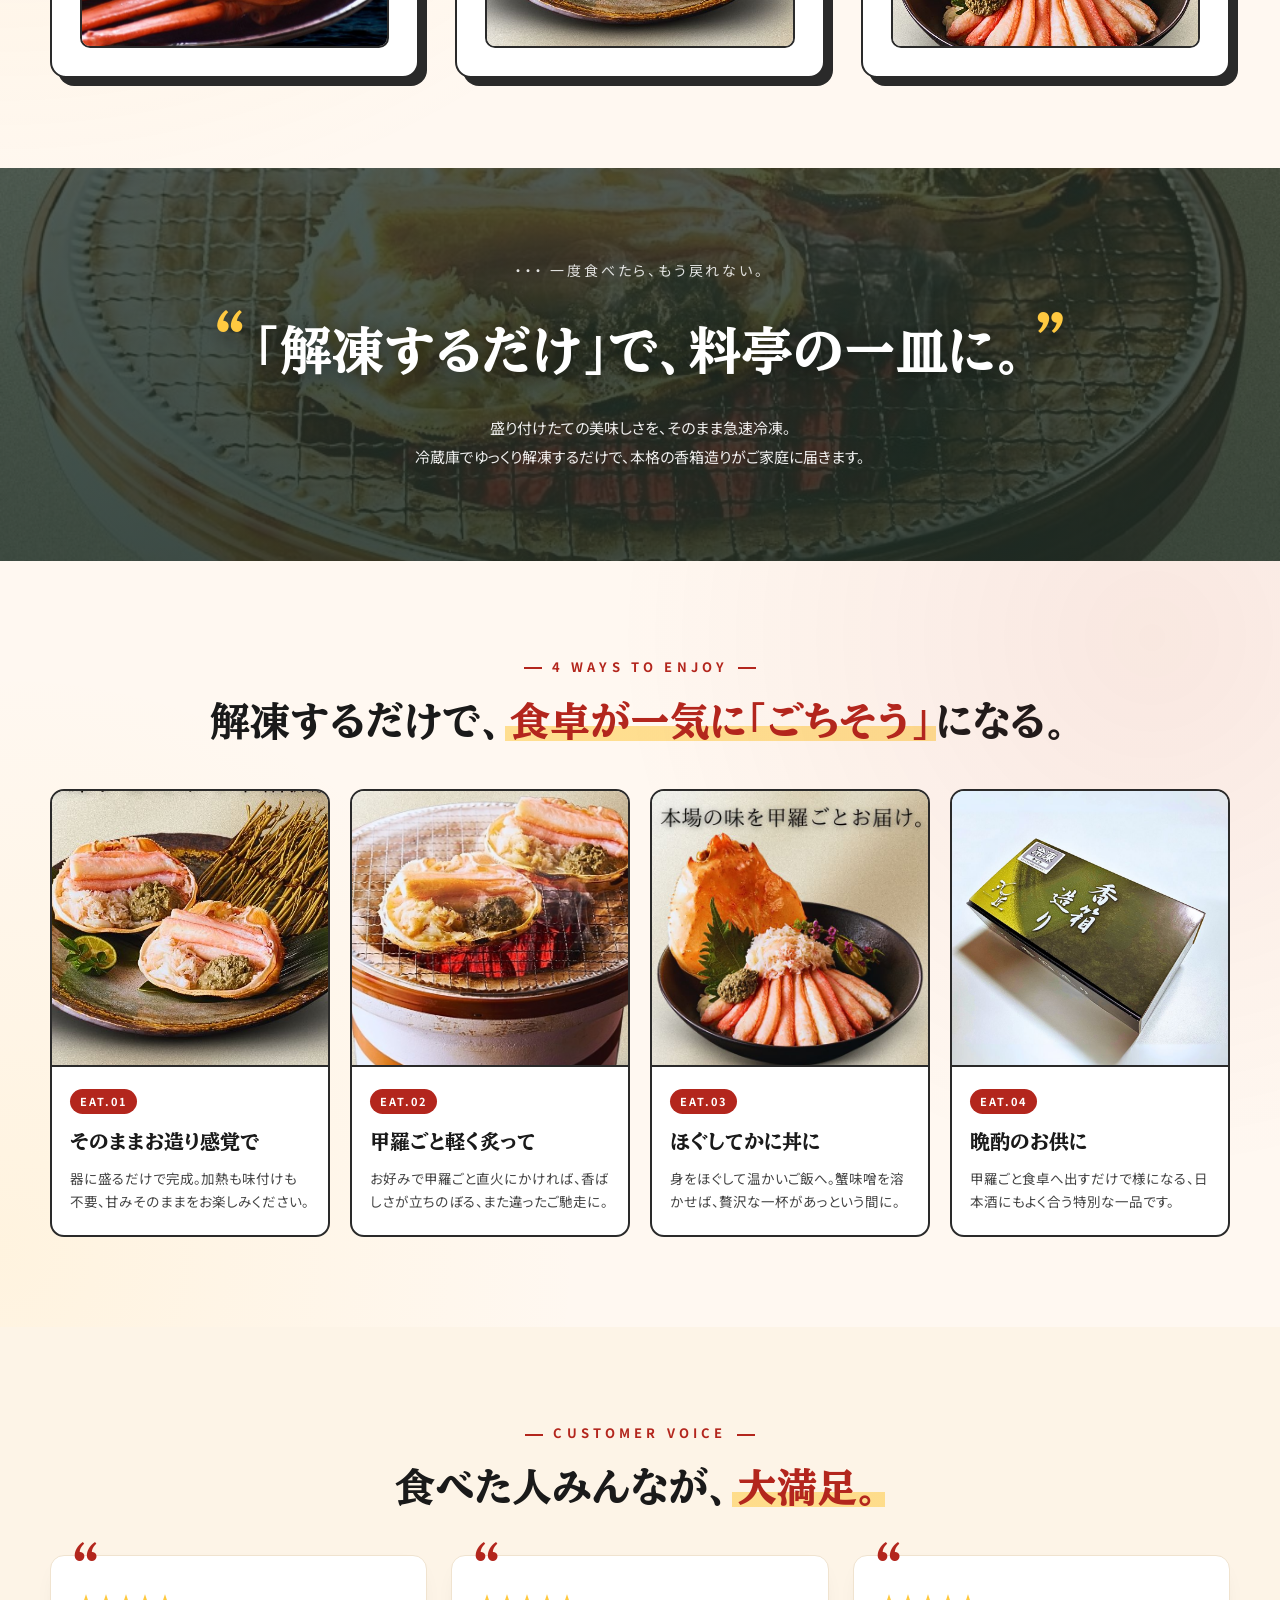
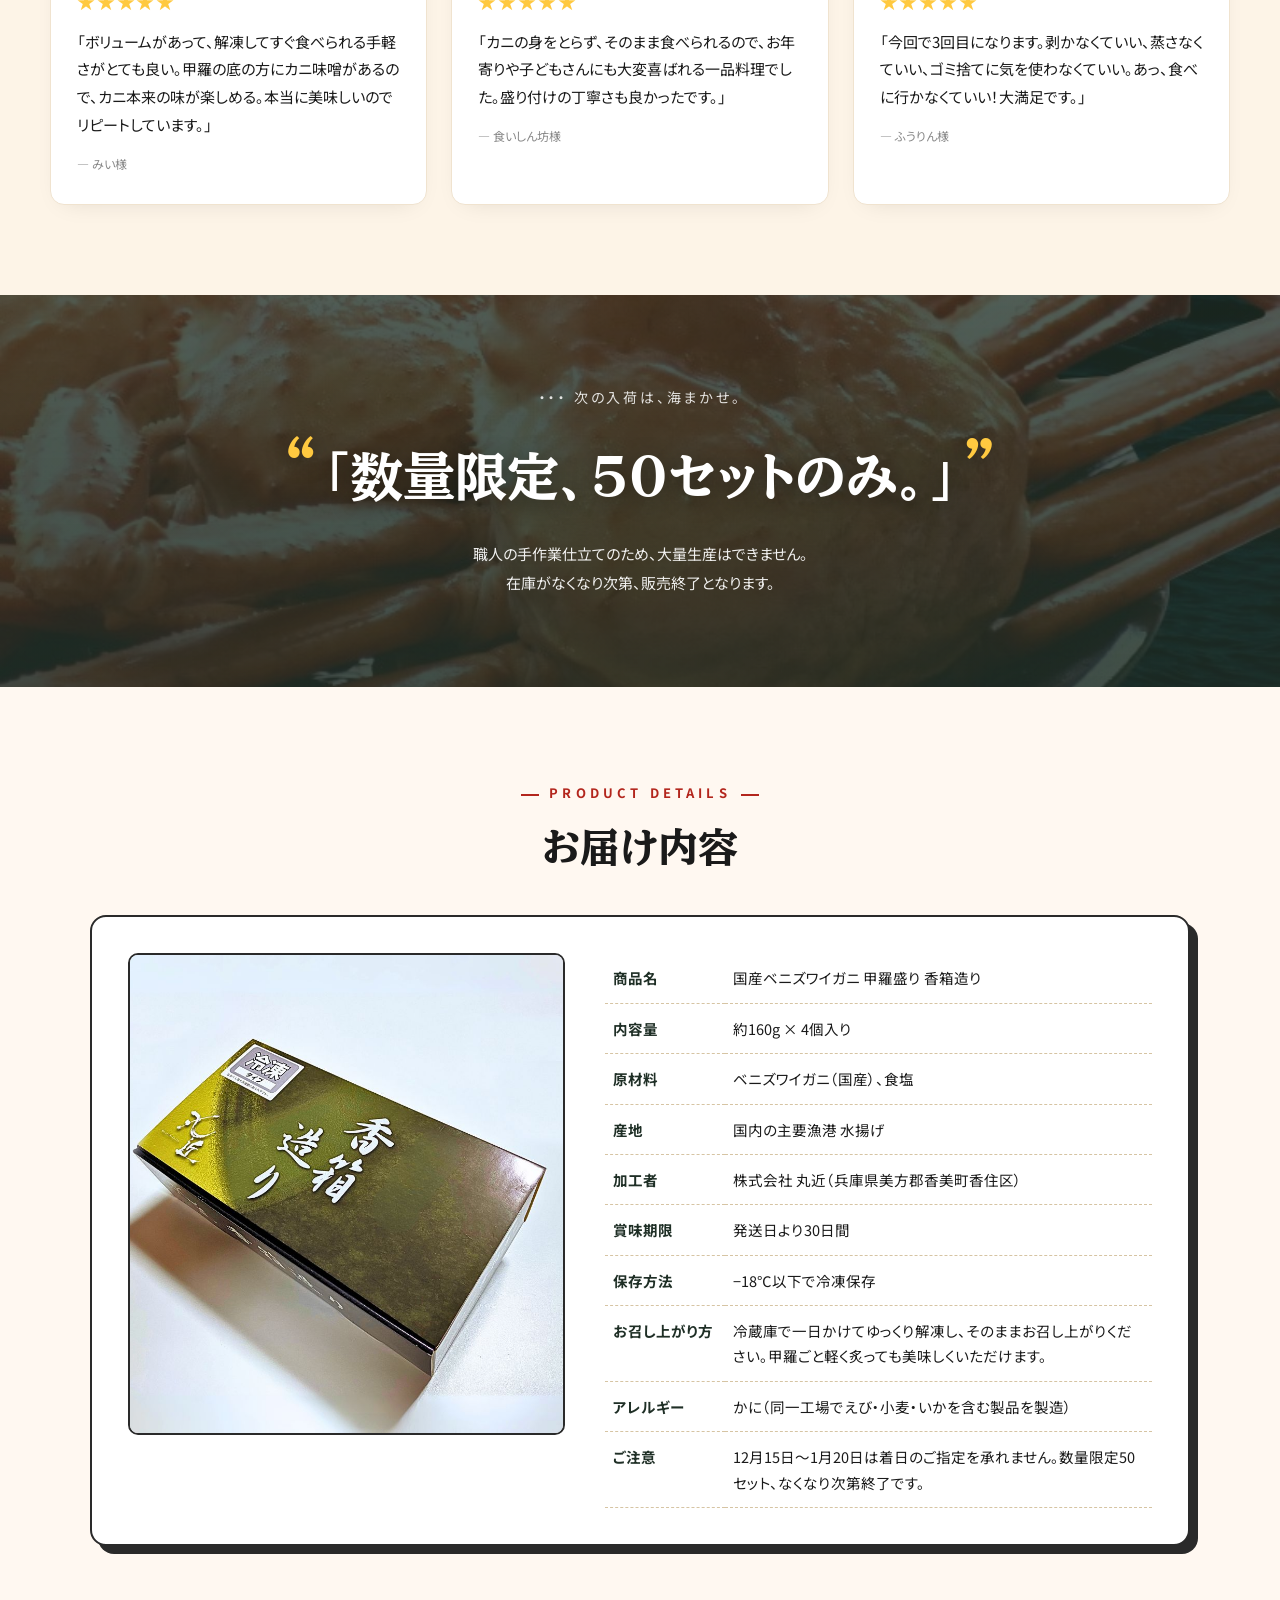
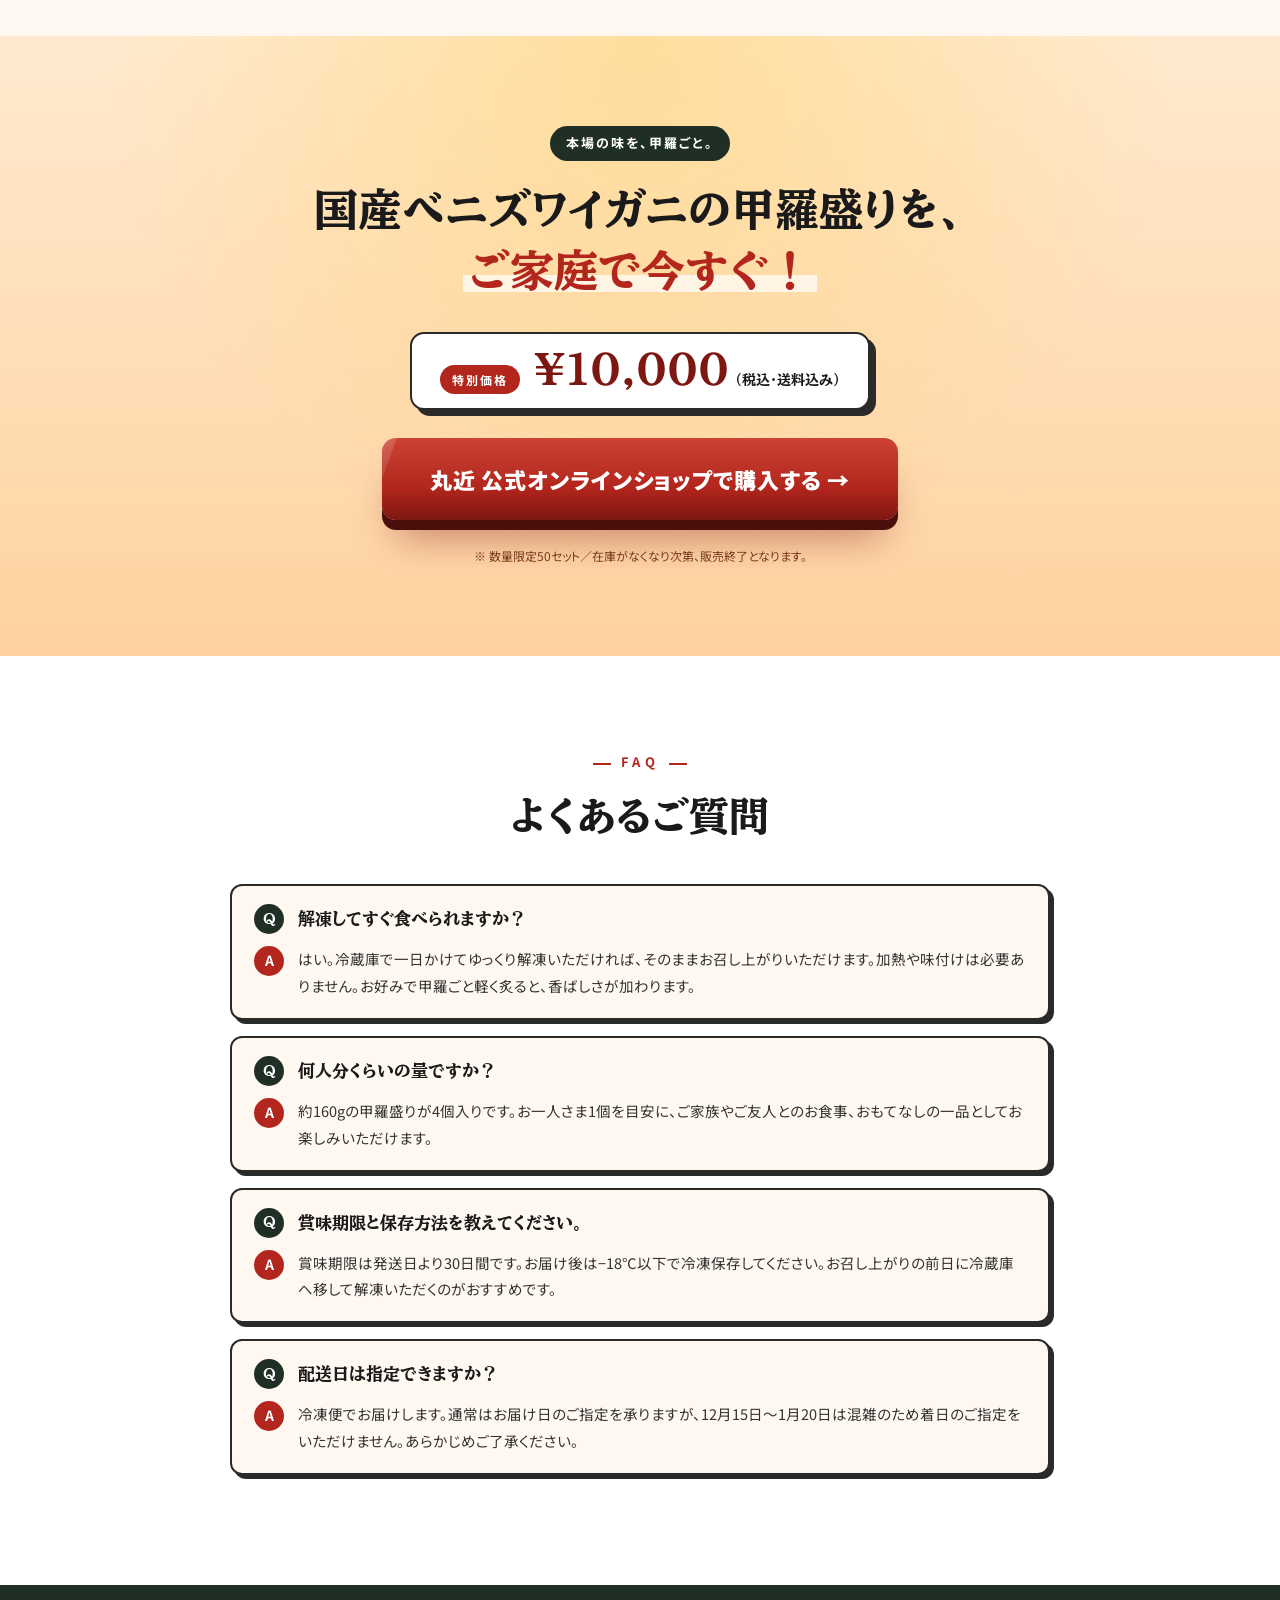
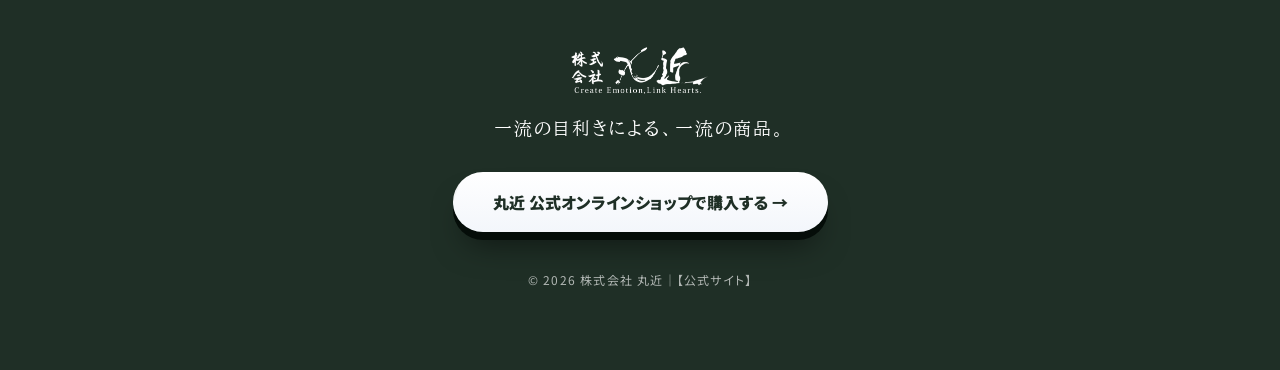
<file: koura/index.html>
<!doctype html>
<html lang="ja">
<head>
<meta charset="utf-8">
<meta name="viewport" content="width=device-width,initial-scale=1">
<title>国産ベニズワイガニ 甲羅盛り 香箱造り 約160g×4個入り｜冷凍・送料込み・数量限定50セット｜株式会社 丸近</title>
<meta name="description" content="国内の主要漁港で水揚げした国産ベニズワイガニの身と蟹味噌を、丸々1杯分まるごと甲羅に盛り付けた「甲羅盛り 香箱造り」。職人の手作業仕立て、解凍するだけで料亭の味。約160g×4個・冷凍・送料込み10,000円（税込）。数量限定50セット、ふるさとチョイス カニ部門第1位。" />

<!-- ============ 正規URL ============ -->
<link rel="canonical" href="https://lp.mrck.jp/koura/" />

<!-- ============ ファビコン ============ -->
<link rel="icon" href="images/lp/favicon-emblem.ico" sizes="any" />
<link rel="icon" type="image/png" sizes="32x32" href="images/lp/favicon-emblem-32.png" />
<link rel="icon" type="image/png" sizes="192x192" href="images/lp/favicon-emblem-192.png" />
<link rel="icon" type="image/png" sizes="512x512" href="images/lp/favicon-emblem-512.png" />
<link rel="apple-touch-icon" href="images/lp/apple-touch-emblem.png" />

<!-- ============ SEO ============ -->
<meta name="keywords" content="国産ベニズワイガニ,甲羅盛り,香箱造り,ベニズワイガニ,カニ,蟹,かに味噌,丸近,お取り寄せ,お歳暮,冷凍" />
<meta name="author" content="株式会社 丸近" />
<meta name="robots" content="index, follow, max-image-preview:large" />
<meta name="theme-color" content="#b3261d" />

<!-- OGP（SNS・LINEシェア用） -->
<meta property="og:type" content="product" />
<meta property="og:url" content="https://lp.mrck.jp/koura/" />
<meta property="og:title" content="国産ベニズワイガニ 甲羅盛り 香箱造り｜約160g×4個入り［冷凍・送料込み］" />
<meta property="og:description" content="国内の主要漁港のベニズワイガニの身と蟹味噌を丸々1杯分、甲羅に盛り付け。解凍するだけで料亭の味。数量限定50セット。税込10,000円・送料込み。" />
<meta property="og:image" content="https://lp.mrck.jp/koura/photo/koubako-box.jpg" />
<meta property="og:locale" content="ja_JP" />
<meta property="og:site_name" content="株式会社 丸近" />

<!-- Twitter / X Card -->
<meta name="twitter:card" content="summary_large_image" />
<meta name="twitter:title" content="国産ベニズワイガニ 甲羅盛り 香箱造り｜約160g×4個入り" />
<meta name="twitter:description" content="職人の手作業仕立て。解凍するだけで料亭の味。数量限定50セット・送料込み10,000円。" />
<meta name="twitter:image" content="https://lp.mrck.jp/koura/photo/koubako-box.jpg" />

<!-- 構造化データ（JSON-LD：商品） -->
<script type="application/ld+json">
{
  "@context": "https://schema.org",
  "@type": "Product",
  "name": "国産ベニズワイガニ 甲羅盛り 香箱造り 約160g×4個入り",
  "image": "https://lp.mrck.jp/koura/photo/koubako-box.jpg",
  "description": "国内の主要漁港で水揚げされた国産ベニズワイガニの身と蟹味噌を丸々1杯分まるごと甲羅に盛り付けた甲羅盛り。職人の手作業仕立てで、解凍するだけでそのままお召し上がりいただけます。約160g×4個入り、冷凍、送料込み。",
  "sku": "koura-160g-4",
  "brand": { "@type": "Brand", "name": "株式会社 丸近" },
  "category": "カニ・魚介類",
  "countryOfOrigin": "JP",
  "offers": {
    "@type": "Offer",
    "url": "https://www.kani-mrck.com/view/item/000000000098?category_page_id=kouramori",
    "priceCurrency": "JPY",
    "price": "10000",
    "availability": "https://schema.org/LimitedAvailability",
    "seller": { "@type": "Organization", "name": "株式会社 丸近" }
  }
}
</script>

<link rel="preconnect" href="https://fonts.googleapis.com">
<link rel="preconnect" href="https://fonts.gstatic.com" crossorigin>
<link href="https://fonts.googleapis.com/css2?family=BIZ+UDPMincho:wght@400;700&family=Noto+Sans+JP:wght@400;500;700;900&family=Yuji+Syuku&display=swap" rel="stylesheet">
<link rel="stylesheet" href="style.css">
</head>
<body>

<!-- HEADER -->
<header class="site-header">
  <div class="site-header__inner">
    <a href="#" class="site-header__logo">
      <img src="photo/maruchika-wordmark.png" alt="株式会社 丸近">
    </a>
    <span class="site-header__official">株式会社丸近｜【公式サイト】</span>
  </div>
</header>

<!-- HERO -->
<section class="hero">
  <div class="hero__ribbon">
    <span>数量限定50セット・お歳暮にも！</span>
  </div>

  <div class="hero__inner">
    <div class="hero__copy">
      <p class="hero__pre">国内漁港水揚げ 国産ベニズワイガニ</p>
      <h1 class="hero__title">
        <span class="hero__title-line1">身も味噌も、<em>丸々一杯</em>。</span>
        <span class="hero__title-line2"><em>甲羅盛り</em>、香箱造り。</span>
      </h1>
      <p class="hero__lead">
        殻をむく手間なし、そのままお箸で楽しめる。<br>
        職人が<strong>一つひとつ手作業で甲羅へ</strong>盛り付けた、<br>
        解凍するだけで料亭の一皿になる贅沢です。
      </p>

      <ul class="hero__badges">
        <li><span class="num">160</span><span class="unit">g×4個</span><span class="label">まるごと1杯分</span></li>
        <li><span class="num">1</span><span class="unit">位</span><span class="label">ふるさとチョイス カニ部門</span></li>
        <li><span class="num">0</span><span class="unit">殻むき</span><span class="label">解凍するだけ</span></li>
      </ul>

      <a href="#cta" class="hero__cta">
        <span class="hero__cta-sub">今すぐ手に入れる</span>
        <span class="hero__cta-main">公式オンラインショップで購入する →</span>
      </a>
    </div>

    <div class="hero__visual">
      <img src="photo/koubako-box.jpg" alt="国産ベニズワイガニ 甲羅盛り 香箱造り" class="hero__photo">
      <div class="hero__pricetag">
        <span class="hero__pricetag-top">特別価格</span>
        <span class="hero__pricetag-price"><em>¥10,000</em><small>税込</small></span>
        <span class="hero__pricetag-ship">送料込み・数量限定</span>
      </div>
      <div class="hero__stamp">職人の<br>手仕立て</div>
    </div>
  </div>
</section>

<!-- MARQUEE -->
<div class="marquee">
  <div class="marquee__track">
    <span>★ 国産ベニズワイガニ ★ 職人の手作業仕立て ★ 約160g×4個入り ★ 数量限定50セット ★ 解凍するだけでOK ★ ふるさとチョイス カニ部門第1位 ★</span>
    <span aria-hidden="true">★ 国産ベニズワイガニ ★ 職人の手作業仕立て ★ 約160g×4個入り ★ 数量限定50セット ★ 解凍するだけでOK ★ ふるさとチョイス カニ部門第1位 ★</span>
  </div>
</div>

<!-- 3 POINTS -->
<section class="points">
  <div class="section-head">
    <span class="section-head__en">3 BIG REASONS</span>
    <h2 class="section-head__ja">「本格派」には理由がある。丸近の<em>3つのこだわり</em>。</h2>
  </div>

  <div class="points__grid">
    <article class="point">
      <span class="point__num">01</span>
      <h3 class="point__title">水揚げから15時間。<br><em>その日のうちに出荷。</em></h3>
      <p class="point__text">国内の主要漁港で水揚げされたベニズワイガニを、競りから最短15時間で出荷。日帰りの小型船漁だからこそ届く鮮度で、雑味のない澄んだ甘みを守ります。</p>
      <img src="photo/crab-material.jpg" alt="国内の主要漁港で水揚げされた国産ベニズワイガニ" class="point__img">
    </article>

    <article class="point">
      <span class="point__num">02</span>
      <h3 class="point__title">機械任せにしない、<br><em>職人の手仕事。</em></h3>
      <p class="point__text">大量生産のための機械詰めはあえてせず、ほぐした身と蟹味噌を職人が一つひとつ手作業で甲羅へ。盛り付けたての美しさと美味しさを、そのまま急速冷凍で閉じ込めます。</p>
      <img src="photo/plated.jpg" alt="職人が手作業で甲羅へ盛り付けた香箱造り" class="point__img">
    </article>

    <article class="point">
      <span class="point__num">03</span>
      <h3 class="point__title">甲羅ごと、<br><em>まるごと一杯分。</em></h3>
      <p class="point__text">身も濃厚な蟹味噌も、丸々1杯分を甲羅に凝縮。約160g×4個入りで、ご家族のお食事やおもてなし、お歳暮の贈り物にも見栄えする一品です。</p>
      <img src="photo/kanidon.jpg" alt="甲羅盛りを使ったかに丼" class="point__img">
    </article>
  </div>
</section>

<!-- HERO BAND -->
<section class="band band--quote">
  <p class="band__small">・・・ 一度食べたら、もう戻れない。</p>
  <p class="band__big">「解凍するだけ」で、<br class="sp">料亭の一皿に。</p>
  <p class="band__note">盛り付けたての美味しさを、そのまま急速冷凍。<br>冷蔵庫でゆっくり解凍するだけで、本格の香箱造りがご家庭に届きます。</p>
</section>

<!-- USAGE / 4 EATS -->
<section class="eats">
  <div class="section-head">
    <span class="section-head__en">4 WAYS TO ENJOY</span>
    <h2 class="section-head__ja">解凍するだけで、<em>食卓が一気に「ごちそう」</em>になる。</h2>
  </div>

  <div class="eats__grid">
    <figure class="eat">
      <div class="eat__img" style="background-image:url('photo/plated.jpg');"></div>
      <figcaption>
        <span class="eat__num">EAT.01</span>
        <h3>そのままお造り感覚で</h3>
        <p>器に盛るだけで完成。加熱も味付けも不要、甘みそのままをお楽しみください。</p>
      </figcaption>
    </figure>

    <figure class="eat">
      <div class="eat__img" style="background-image:url('photo/grilled.jpg');"></div>
      <figcaption>
        <span class="eat__num">EAT.02</span>
        <h3>甲羅ごと軽く炙って</h3>
        <p>お好みで甲羅ごと直火にかければ、香ばしさが立ちのぼる、また違ったご馳走に。</p>
      </figcaption>
    </figure>

    <figure class="eat">
      <div class="eat__img" style="background-image:url('photo/kanidon.jpg');"></div>
      <figcaption>
        <span class="eat__num">EAT.03</span>
        <h3>ほぐしてかに丼に</h3>
        <p>身をほぐして温かいご飯へ。蟹味噌を溶かせば、贅沢な一杯があっという間に。</p>
      </figcaption>
    </figure>

    <figure class="eat">
      <div class="eat__img" style="background-image:url('photo/ko-box.jpg');"></div>
      <figcaption>
        <span class="eat__num">EAT.04</span>
        <h3>晩酌のお供に</h3>
        <p>甲羅ごと食卓へ出すだけで様になる、日本酒にもよく合う特別な一品です。</p>
      </figcaption>
    </figure>
  </div>
</section>

<!-- VOICE / SOCIAL PROOF -->
<section class="voice">
  <div class="section-head">
    <span class="section-head__en">CUSTOMER VOICE</span>
    <h2 class="section-head__ja">食べた人みんなが、<em>大満足。</em></h2>
  </div>
  <div class="voice__grid">
    <blockquote class="voice__card">
      <p class="voice__stars">★★★★★</p>
      <p class="voice__text">「ボリュームがあって、解凍してすぐ食べられる手軽さがとても良い。甲羅の底の方にカニ味噌があるので、カニ本来の味が楽しめる。本当に美味しいのでリピートしています。」</p>
      <footer>— みい様</footer>
    </blockquote>
    <blockquote class="voice__card">
      <p class="voice__stars">★★★★★</p>
      <p class="voice__text">「カニの身をとらず、そのまま食べられるので、お年寄りや子どもさんにも大変喜ばれる一品料理でした。盛り付けの丁寧さも良かったです。」</p>
      <footer>— 食いしん坊様</footer>
    </blockquote>
    <blockquote class="voice__card">
      <p class="voice__stars">★★★★★</p>
      <p class="voice__text">「今回で3回目になります。剥かなくていい、蒸さなくていい、ゴミ捨てに気を使わなくていい。あっ、食べに行かなくていい！大満足です。」</p>
      <footer>— ふうりん様</footer>
    </blockquote>
  </div>
</section>

<!-- FOMO BAND -->
<section class="band band--quote band--fomo">
  <p class="band__small">・・・ 次の入荷は、海まかせ。</p>
  <p class="band__big">「数量限定、<br class="sp">50セットのみ。」</p>
  <p class="band__note">職人の手作業仕立てのため、大量生産はできません。<br>在庫がなくなり次第、販売終了となります。</p>
</section>

<!-- SPEC TABLE -->
<section class="spec" id="spec">
  <div class="section-head">
    <span class="section-head__en">PRODUCT DETAILS</span>
    <h2 class="section-head__ja">お届け内容</h2>
  </div>

  <div class="spec__inner">
    <div class="spec__photo">
      <img src="photo/ko-box.jpg" alt="甲羅盛り 香箱造り 専用パッケージ">
    </div>
    <table class="spec__table">
      <tr><th>商品名</th><td>国産ベニズワイガニ 甲羅盛り 香箱造り</td></tr>
      <tr><th>内容量</th><td>約160g × 4個入り</td></tr>
      <tr><th>原材料</th><td>ベニズワイガニ（国産）、食塩</td></tr>
      <tr><th>産地</th><td>国内の主要漁港 水揚げ</td></tr>
      <tr><th>加工者</th><td>株式会社 丸近（兵庫県美方郡香美町香住区）</td></tr>
      <tr><th>賞味期限</th><td>発送日より30日間</td></tr>
      <tr><th>保存方法</th><td>−18℃以下で冷凍保存</td></tr>
      <tr><th>お召し上がり方</th><td>冷蔵庫で一日かけてゆっくり解凍し、そのままお召し上がりください。甲羅ごと軽く炙っても美味しくいただけます。</td></tr>
      <tr><th>アレルギー</th><td>かに（同一工場でえび・小麦・いかを含む製品を製造）</td></tr>
      <tr><th>ご注意</th><td>12月15日〜1月20日は着日のご指定を承れません。数量限定50セット、なくなり次第終了です。</td></tr>
    </table>
  </div>
</section>

<!-- CTA -->
<section class="cta" id="cta">
  <div class="cta__inner">
    <p class="cta__lead">本場の味を、甲羅ごと。</p>
    <h2 class="cta__title">国産ベニズワイガニの甲羅盛りを、<br><em>ご家庭で今すぐ！</em></h2>
    <div class="cta__price">
      <span class="cta__price-label">特別価格</span>
      <span class="cta__price-amount">¥10,000<small>（税込・送料込み）</small></span>
    </div>
    <a href="https://www.kani-mrck.com/view/item/000000000098?category_page_id=kouramori" class="cta__btn" target="_blank" rel="noopener">
      丸近 公式オンラインショップで購入する →
    </a>
    <p class="cta__note">※ 数量限定50セット／在庫がなくなり次第、販売終了となります。</p>
  </div>
</section>

<!-- FAQ -->
<section class="faq">
  <div class="section-head">
    <span class="section-head__en">FAQ</span>
    <h2 class="section-head__ja">よくあるご質問</h2>
  </div>
  <dl class="faq__list">
    <div class="faq__item">
      <dt><span>Q</span>解凍してすぐ食べられますか？</dt>
      <dd><span>A</span>はい。冷蔵庫で一日かけてゆっくり解凍いただければ、そのままお召し上がりいただけます。加熱や味付けは必要ありません。お好みで甲羅ごと軽く炙ると、香ばしさが加わります。</dd>
    </div>
    <div class="faq__item">
      <dt><span>Q</span>何人分くらいの量ですか？</dt>
      <dd><span>A</span>約160gの甲羅盛りが4個入りです。お一人さま1個を目安に、ご家族やご友人とのお食事、おもてなしの一品としてお楽しみいただけます。</dd>
    </div>
    <div class="faq__item">
      <dt><span>Q</span>賞味期限と保存方法を教えてください。</dt>
      <dd><span>A</span>賞味期限は発送日より30日間です。お届け後は−18℃以下で冷凍保存してください。お召し上がりの前日に冷蔵庫へ移して解凍いただくのがおすすめです。</dd>
    </div>
    <div class="faq__item">
      <dt><span>Q</span>配送日は指定できますか？</dt>
      <dd><span>A</span>冷凍便でお届けします。通常はお届け日のご指定を承りますが、12月15日〜1月20日は混雑のため着日のご指定をいただけません。あらかじめご了承ください。</dd>
    </div>
  </dl>
</section>

<!-- FOOTER -->
<footer class="site-footer">
  <div class="site-footer__inner">
    <img src="photo/maruchika-wordmark.png" alt="株式会社 丸近" class="site-footer__logo">
    <p class="site-footer__tag">一流の目利きによる、一流の商品。</p>
    <a href="https://www.kani-mrck.com/view/item/000000000098?category_page_id=kouramori" class="site-footer__cta">丸近 公式オンラインショップで購入する →</a>
    <small>© 2026 株式会社 丸近｜【公式サイト】</small>
  </div>
</footer>

<!-- FIXED MOBILE CTA -->
<a href="#cta" class="float-cta">
  <span class="float-cta__sub">¥10,000 税込・送料込</span>
  <span class="float-cta__main">公式ショップで購入する →</span>
</a>

<!-- FLOATING UTILITIES (back-to-top + purchase) -->
<div class="float-tools" id="floatTools">
  <button class="float-tools__top" id="backToTop" type="button" aria-label="ページの上に戻る">↑</button>
  <a href="#cta" class="float-tools__buy">
    <span>購入はコチラ</span>
    <span class="float-tools__buy-arrow" aria-hidden="true">→</span>
  </a>
</div>
<script>
  (function(){
    var tools = document.getElementById('floatTools');
    var btt = document.getElementById('backToTop');
    if(!tools || !btt) return;
    btt.addEventListener('click', function(){ window.scrollTo({top:0, behavior:'smooth'}); });
    function update(){ tools.classList.toggle('is-visible', window.scrollY > 400); }
    window.addEventListener('scroll', update, {passive:true});
    update();
  })();
</script>
<script src="js/analytics.js"></script>

</body>
</html>
</file>
<file: amaebi/style.css>
@charset "UTF-8";
/* ============================================================
   刺身用 天然甘えび LP / 株式会社 丸近
   ============================================================ */

:root{
  --c-bg:        #fff8f1;
  --c-cream:     #fdf4e7;
  --c-ink:       #1a1a1a;
  --c-sub:       #555;
  --c-coral:     #ff5b3a;   /* 甘えびの朱 */
  --c-coral-dk:  #d8331b;
  --c-yolk:      #ffc940;   /* 黄身イエロー */
  --c-navy:      #0d2b4a;   /* 日本海ネイビー */
  --c-sea:       #1f5da0;
  --c-line:      #2a2a2a;
  --shadow:      0 18px 40px -16px rgba(0,0,0,.25);
  --mincho: "BIZ UDPMincho","Yu Mincho","ヒラギノ明朝 ProN W6","Hiragino Mincho ProN",serif;
  --gothic: "Noto Sans JP","Hiragino Kaku Gothic ProN","Yu Gothic",sans-serif;
  --maru: "Yuji Syuku", "BIZ UDPMincho", serif;
}

*,*::before,*::after{ box-sizing:border-box; }
html{ scroll-behavior:smooth; }
body{
  margin:0;
  font-family:var(--gothic);
  color:var(--c-ink);
  background:var(--c-bg);
  -webkit-font-smoothing:antialiased;
  line-height:1.75;
  font-feature-settings:"palt";
  overflow-x:hidden;
}
img{ max-width:100%; height:auto; display:block; }
a{ color:inherit; text-decoration:none; }

/* ============================== HEADER */
.site-header{
  position:sticky; top:0; z-index:50;
  background:#fff;
  border-bottom:1px solid #f0e3cf;
}
.site-header__inner{
  max-width:1180px; margin:0 auto;
  padding:14px 24px;
  display:flex; align-items:center; justify-content:space-between;
  gap:16px;
}
.site-header__logo img{ height:38px; width:auto; }
.site-header__official{
  font-size:12px; letter-spacing:.12em; color:var(--c-navy);
  border:1px solid var(--c-navy); padding:5px 12px; border-radius:999px;
}

/* ============================== HERO */
.hero{
  position:relative;
  background:
    radial-gradient(circle at 80% 10%, rgba(255,201,64,.18), transparent 55%),
    linear-gradient(180deg,#fff5e6 0%, #ffe6cf 100%);
  overflow:hidden;
  padding:8px 0 56px;
}
.hero::before{
  content:""; position:absolute; inset:auto -10% -180px -10%; height:340px;
  background:radial-gradient(ellipse at top, rgba(13,43,74,.06), transparent 60%);
}
.hero__ribbon{
  display:flex; justify-content:center;
  background:var(--c-navy); color:#fff;
  padding:10px 16px;
  font-size:13px; letter-spacing:.18em; font-weight:700;
}
.hero__ribbon span::before,
.hero__ribbon span::after{ content:"  \301C  "; opacity:.5; }

.hero__inner{
  max-width:1180px; margin:0 auto;
  padding:40px 24px 0;
  display:grid; grid-template-columns: 1.05fr .95fr; gap:48px; align-items:center;
}
.hero__pre{
  display:inline-block;
  background:var(--c-navy); color:#fff;
  font-size:13px; letter-spacing:.14em; font-weight:700;
  padding:6px 14px; margin:0 0 18px;
}
.hero__title{
  font-family:var(--mincho); font-weight:700;
  font-size:clamp(34px, 4.6vw, 56px);
  line-height:1.22; letter-spacing:.02em;
  margin:0 0 22px;
}
.hero__title-line1, .hero__title-line2{ display:block; }
.hero__title em{
  font-style:normal; color:var(--c-coral);
  position:relative;
  background:linear-gradient(transparent 62%, rgba(255,201,64,.55) 62%);
  padding:0 .12em;
}
.hero__title em::after{
  content:""; position:absolute; left:0; right:0; bottom:-6px; height:6px;
  background:url("data:image/svg+xml;utf8,<svg xmlns='http://www.w3.org/2000/svg' viewBox='0 0 100 6' preserveAspectRatio='none'><path d='M0 3 Q 25 0 50 3 T 100 3' stroke='%23ff5b3a' fill='none' stroke-width='2'/></svg>") repeat-x center/auto 100%;
  opacity:.55;
}
.hero__lead{
  font-size:16px; color:#333;
  margin:0 0 26px;
}
.hero__lead strong{
  background:linear-gradient(transparent 60%, #ffe5a8 60%);
  font-weight:700;
}

.hero__badges{
  list-style:none; margin:0 0 30px; padding:0;
  display:grid; grid-template-columns:repeat(3,1fr); gap:10px;
}
.hero__badges li{
  background:#fff; border:2px solid var(--c-navy);
  border-radius:12px; padding:14px 6px; text-align:center;
  display:flex; flex-direction:column; align-items:center; justify-content:center;
  box-shadow:0 4px 0 var(--c-navy);
}
.hero__badges .num{
  font-family:var(--mincho); font-weight:700;
  font-size:40px; line-height:1; color:var(--c-coral);
}
.hero__badges .unit{
  font-size:13px; font-weight:700; color:var(--c-navy);
  margin-top:2px;
}
.hero__badges .label{
  font-size:11px; color:#666; margin-top:4px; letter-spacing:.06em;
}

.hero__cta{
  display:flex; flex-direction:column; align-items:center;
  background:linear-gradient(180deg,#ff7150 0%, var(--c-coral) 60%, var(--c-coral-dk) 100%);
  color:#fff; border-radius:14px;
  padding:18px 24px;
  font-weight:900;
  box-shadow:0 8px 0 #8a1b08, 0 24px 40px -10px rgba(216,51,27,.45);
  transition:transform .15s ease, box-shadow .15s ease;
  position:relative; overflow:hidden;
}
.hero__cta::after{
  content:""; position:absolute; top:-30%; left:-60%; width:60%; height:160%;
  background:linear-gradient(120deg, transparent 0%, rgba(255,255,255,.5) 50%, transparent 100%);
  transform:skewX(-20deg);
  animation:shine 3.6s ease-in-out infinite;
}
@keyframes shine{
  0%,60%{ left:-60%; }
  100%{ left:120%; }
}
.hero__cta:hover{ transform:translateY(2px); box-shadow:0 6px 0 #8a1b08, 0 18px 36px -10px rgba(216,51,27,.55); }
.hero__cta-sub{ font-size:13px; letter-spacing:.18em; opacity:.95; }
.hero__cta-main{ font-size:20px; letter-spacing:.04em; margin-top:4px; }

/* hero visual */
.hero__visual{ position:relative; }
.hero__photo{
  width:100%; aspect-ratio: 4 / 3.4; object-fit:cover;
  border-radius:18px;
  box-shadow:var(--shadow);
  transform:rotate(1.2deg);
}
.hero__pricetag{
  position:absolute; right:-18px; top:-22px;
  width:158px; height:158px; border-radius:50%;
  background:var(--c-yolk);
  color:var(--c-line);
  display:flex; flex-direction:column; align-items:center; justify-content:center;
  text-align:center;
  transform:rotate(-10deg);
  box-shadow:0 14px 26px -10px rgba(0,0,0,.3);
  border:3px dashed #fff;
  font-weight:900;
}
.hero__pricetag-top{ font-size:13px; letter-spacing:.1em; }
.hero__pricetag-price{ font-family:var(--mincho); font-size:14px; line-height:1.1; margin-top:2px; }
.hero__pricetag-price em{ font-style:normal; font-size:30px; display:block; color:var(--c-coral-dk); }
.hero__pricetag-price small{ font-size:11px; font-weight:700; }
.hero__pricetag-ship{ font-size:10px; margin-top:4px; opacity:.8; }

.hero__stamp{
  position:absolute; left:-14px; bottom:18px;
  background:var(--c-navy); color:#fff;
  font-family:var(--mincho); font-weight:700;
  font-size:18px; line-height:1.15; text-align:center;
  padding:14px 12px;
  border-radius:50%;
  width:96px; height:96px;
  display:flex; align-items:center; justify-content:center;
  transform:rotate(-8deg);
  box-shadow:0 8px 18px -6px rgba(0,0,0,.4);
  border:2px solid #fff;
  outline:2px solid var(--c-navy);
}

/* ============================== MARQUEE */
.marquee{
  background:var(--c-coral);
  color:#fff;
  overflow:hidden;
  border-top:3px solid var(--c-line);
  border-bottom:3px solid var(--c-line);
}
.marquee__track{
  display:flex; gap:48px; white-space:nowrap;
  padding:14px 0;
  font-weight:700; letter-spacing:.1em; font-size:14px;
  animation:marquee 32s linear infinite;
}
@keyframes marquee{
  0%{ transform:translateX(0); }
  100%{ transform:translateX(-50%); }
}

/* ============================== SECTION HEAD */
.section-head{ text-align:center; margin:0 auto 40px; max-width:880px; }
.section-head__en{
  display:inline-block;
  font-family:var(--gothic);
  font-size:13px; letter-spacing:.32em;
  color:var(--c-coral);
  font-weight:700;
  position:relative;
  padding:0 28px;
}
.section-head__en::before,
.section-head__en::after{
  content:""; position:absolute; top:50%; width:18px; height:2px;
  background:var(--c-coral);
}
.section-head__en::before{ left:0; }
.section-head__en::after{ right:0; }
.section-head__ja{
  font-family:var(--mincho); font-weight:700;
  font-size:clamp(26px, 3.6vw, 40px);
  line-height:1.4; margin:14px 0 0;
}
.section-head__ja em{
  font-style:normal; color:var(--c-coral);
  background:linear-gradient(transparent 62%, rgba(255,201,64,.55) 62%);
  padding:0 .12em;
}
.section-head--white .section-head__ja{ color:#fff; }
.section-head--white .section-head__en{ color:var(--c-yolk); }
.section-head--white .section-head__en::before,
.section-head--white .section-head__en::after{ background:var(--c-yolk); }

/* ============================== POINTS */
.points{
  padding:90px 24px;
  background:
    radial-gradient(circle at 0% 0%, rgba(255,201,64,.15), transparent 60%),
    var(--c-bg);
}
.points__grid{
  max-width:1180px; margin:0 auto;
  display:grid; grid-template-columns:repeat(3,1fr); gap:36px;
}
.point{
  position:relative;
  background:#fff;
  border:2px solid var(--c-line);
  border-radius:16px;
  padding:28px;
  box-shadow:8px 8px 0 var(--c-line);
  display:flex; flex-direction:column;
}
.point__num{
  position:absolute; top:-22px; left:-12px;
  font-family:var(--mincho); font-weight:700;
  font-size:64px; line-height:1; color:var(--c-coral);
  background:var(--c-yolk);
  padding:4px 16px;
  border:2px solid var(--c-line);
  border-radius:10px;
  transform:rotate(-4deg);
  box-shadow:4px 4px 0 var(--c-line);
}
.point__title{
  font-family:var(--mincho); font-weight:700;
  font-size:24px; line-height:1.4;
  margin:44px 0 14px;
}
.point__title em{
  font-style:normal; color:var(--c-coral);
  background:linear-gradient(transparent 62%, rgba(255,201,64,.55) 62%);
  padding:0 .12em;
}
.point__text{ font-size:14.5px; color:#444; margin:0 0 22px; flex:1; }
.point__img{
  width:100%; aspect-ratio: 4/3; object-fit:cover;
  border-radius:10px;
  border:2px solid var(--c-line);
}

/* ============================== BAND */
.band--quote{
  position:relative;
  padding:90px 24px;
  background:
    linear-gradient(rgba(13,43,74,.78), rgba(13,43,74,.85)),
    url("photo/2.jpeg") center/cover no-repeat;
  color:#fff; text-align:center;
}
.band__small{ font-size:14px; letter-spacing:.2em; opacity:.85; margin:0 0 16px; }
.band__big{
  font-family:var(--mincho); font-weight:700;
  font-size:clamp(28px, 4.5vw, 52px);
  line-height:1.35; margin:0;
  text-shadow:0 4px 22px rgba(0,0,0,.4);
}
.band__big::before{ content:"\201C"; color:var(--c-yolk); font-size:1.3em; margin-right:.1em; }
.band__big::after{ content:"\201D"; color:var(--c-yolk); font-size:1.3em; margin-left:.1em; }
.band__note{ font-size:15px; margin:24px auto 0; max-width:680px; opacity:.92; line-height:1.9; }

/* FOMO band: same look as band--quote, different photo */
.band--fomo{
  background:
    linear-gradient(rgba(13,43,74,.78), rgba(13,43,74,.85)),
    url("photo/4.jpeg") center/cover no-repeat;
}

/* ============================== EATS */
.eats{
  padding:90px 24px;
  background:var(--c-bg);
  color:var(--c-ink);
  position:relative;
  overflow:hidden;
}
.eats::before{
  content:""; position:absolute; inset:0;
  background:
    radial-gradient(circle at 90% 10%, rgba(255,91,58,.08), transparent 40%),
    radial-gradient(circle at 0% 90%, rgba(255,201,64,.10), transparent 40%);
  pointer-events:none;
}
.eats__grid{
  position:relative; z-index:1;
  max-width:1180px; margin:0 auto;
  display:grid; grid-template-columns:repeat(4,1fr); gap:20px;
  align-items:stretch;
}
.eat{
  margin:0;
  background:#fff;
  color:var(--c-ink);
  border-radius:14px; overflow:hidden;
  border:2px solid var(--c-line);
  transition:transform .25s ease;
}
.eat:hover{ transform:translateY(-6px); }
.eat__img{
  aspect-ratio: 1 / 1;
  background-size:cover; background-position:center;
  border-bottom:2px solid var(--c-line);
  position:relative; overflow:hidden;
}
.eat__video{
  position:absolute; inset:0;
  width:100%; height:100%;
  object-fit:cover;
  display:block;
}
.eat__glint{
  position:absolute;
  /* キラッ位置（卵黄の上、現ハイライトの少し左上） */
  left:47%; top:23%;
  /* サイズ */
  width:18%; aspect-ratio:1/1;
  border-radius:50%;
  background:radial-gradient(circle at center,
    rgba(255,255,255,1) 0%,
    rgba(255,255,255,.95) 10%,
    rgba(255,255,255,.7) 30%,
    rgba(255,255,255,.25) 55%,
    rgba(255,255,255,0) 80%);
  filter:blur(.5px);
  pointer-events:none;
  opacity:0;
  transform:translate(-50%,-50%) scale(.6);
  animation:eatGlint 10s ease-in-out infinite;
}
@keyframes eatGlint{
  0%, 90% { opacity:0; transform:translate(-50%,-50%) scale(.6); }
  92%     { opacity:1; transform:translate(-50%,-50%) scale(1.15); }
  95%     { opacity:1; transform:translate(-50%,-50%) scale(1); }
  100%    { opacity:0; transform:translate(-50%,-50%) scale(.9); }
}
.eat figcaption{ padding:18px 18px 22px; }
.eat__num{
  display:inline-block;
  background:var(--c-coral); color:#fff;
  font-size:11px; letter-spacing:.18em; font-weight:700;
  padding:3px 10px; border-radius:99px;
}
.eat h3{
  font-family:var(--mincho); font-weight:700;
  font-size:20px; margin:10px 0 8px;
}
.eat p{ font-size:13.5px; color:#444; margin:0; line-height:1.7; }

/* ============================== VOICE */
.voice{
  padding:90px 24px;
  background:var(--c-cream);
}
.voice__grid{
  max-width:1180px; margin:0 auto;
  display:grid; grid-template-columns:repeat(3,1fr); gap:24px;
}
.voice__card{
  background:#fff;
  border-radius:14px;
  padding:30px 26px;
  margin:0;
  border:1px solid #f0e3cf;
  box-shadow:0 8px 24px -14px rgba(0,0,0,.15);
  position:relative;
}
.voice__card::before{
  content:"\201C"; font-family:var(--mincho);
  position:absolute; top:-14px; left:18px;
  font-size:64px; color:var(--c-coral); line-height:1;
}
.voice__stars{ color:var(--c-yolk); font-size:18px; margin:0 0 10px; letter-spacing:.1em; }
.voice__text{ font-size:15px; margin:0 0 14px; line-height:1.85; }
.voice__card footer{ font-size:12px; color:#888; }

/* ============================== SPEC */
.spec{
  padding:90px 24px;
  background:var(--c-bg);
}
.spec__inner{
  max-width:1100px; margin:0 auto;
  display:grid; grid-template-columns: 1fr 1.25fr;
  gap:40px; align-items:start;
  background:#fff;
  border:2px solid var(--c-line);
  border-radius:16px;
  padding:36px;
  box-shadow:8px 8px 0 var(--c-line);
}
.spec__photo img{
  width:100%; aspect-ratio: 4/4.4; object-fit:cover;
  border-radius:10px; border:2px solid var(--c-line);
}
.spec__table{ width:100%; border-collapse:collapse; }
.spec__table th, .spec__table td{
  text-align:left; font-size:14.5px;
  padding:12px 8px;
  border-bottom:1px dashed #d6c4a3;
  vertical-align:top;
}
.spec__table th{
  width:120px; white-space:nowrap;
  color:var(--c-navy); font-weight:700;
}

/* ============================== CTA */
.cta{
  padding:90px 24px;
  background:
    radial-gradient(circle at 50% 0%, rgba(255,201,64,.35), transparent 60%),
    linear-gradient(180deg, #ffeacf 0%, #ffd2a0 100%);
  text-align:center;
}
.cta__inner{ max-width:780px; margin:0 auto; }
.cta__lead{
  display:inline-block;
  background:var(--c-navy); color:#fff;
  font-size:13px; letter-spacing:.16em; font-weight:700;
  padding:6px 16px; border-radius:999px;
  margin:0 0 18px;
}
.cta__title{
  font-family:var(--mincho); font-weight:700;
  font-size:clamp(28px, 4vw, 44px);
  line-height:1.4; margin:0 0 30px;
}
.cta__title em{
  font-style:normal; color:var(--c-coral);
  background:linear-gradient(transparent 62%, rgba(255,255,255,.7) 62%);
  padding:0 .12em;
}
.cta__price{
  display:inline-flex; align-items:baseline; gap:14px;
  background:#fff; border:2px solid var(--c-line); border-radius:14px;
  padding:14px 28px; margin:0 0 28px;
  box-shadow:6px 6px 0 var(--c-line);
}
.cta__price-label{
  font-size:12px; font-weight:700; letter-spacing:.16em;
  background:var(--c-coral); color:#fff;
  padding:4px 12px; border-radius:99px;
}
.cta__price-amount{
  font-family:var(--mincho); font-weight:700;
  font-size:42px; line-height:1; color:var(--c-coral-dk);
}
.cta__price-amount small{ font-size:14px; font-weight:700; color:var(--c-ink); margin-left:6px; }
.cta__btn{
  display:inline-block;
  background:linear-gradient(180deg,#ff7150 0%, var(--c-coral) 60%, var(--c-coral-dk) 100%);
  color:#fff; font-weight:900; font-size:22px;
  padding:22px 48px; border-radius:14px;
  box-shadow:0 10px 0 #8a1b08, 0 30px 40px -14px rgba(216,51,27,.45);
  letter-spacing:.04em;
  position:relative; overflow:hidden;
  transition:transform .15s ease, box-shadow .15s ease;
}
.cta__btn::after{
  content:""; position:absolute; top:-30%; left:-60%; width:60%; height:160%;
  background:linear-gradient(120deg, transparent 0%, rgba(255,255,255,.5) 50%, transparent 100%);
  transform:skewX(-20deg);
  animation:shine 3.6s ease-in-out infinite;
}
.cta__btn:hover{ transform:translateY(2px); box-shadow:0 8px 0 #8a1b08, 0 22px 36px -14px rgba(216,51,27,.5); }
.cta__note{ font-size:12px; color:#7a3e20; margin:18px 0 0; }

/* ============================== FAQ */
.faq{
  padding:90px 24px 110px;
  background:#fff;
}
.faq__list{ max-width:820px; margin:0 auto; display:grid; gap:16px; }
.faq__item{
  border:2px solid var(--c-line); border-radius:12px;
  background:var(--c-bg);
  padding:18px 22px;
  box-shadow:4px 4px 0 var(--c-line);
}
.faq__item dt{
  font-family:var(--mincho); font-weight:700;
  font-size:17px; display:flex; gap:14px; align-items:flex-start;
}
.faq__item dt span{
  background:var(--c-navy); color:#fff;
  width:30px; height:30px; flex:0 0 30px;
  display:flex; align-items:center; justify-content:center;
  border-radius:50%; font-size:14px;
}
.faq__item dd{
  margin:12px 0 0 44px; font-size:14.5px; color:#333; line-height:1.85;
  display:flex; gap:14px; align-items:flex-start;
}
.faq__item dd > span{
  background:var(--c-coral); color:#fff;
  width:30px; height:30px; flex:0 0 30px;
  display:flex; align-items:center; justify-content:center;
  border-radius:50%; font-size:14px; font-weight:700;
  margin-left:-44px;
}

/* ============================== FOOTER */
.site-footer{
  background:var(--c-navy); color:#fff;
  padding:60px 24px 80px;
  text-align:center;
}
.site-footer__inner{ max-width:780px; margin:0 auto; }
.site-footer__logo{
  height:50px; width:auto; margin:0 auto 18px;
  filter:invert(1);
}
.site-footer__tag{
  font-family:var(--mincho);
  font-size:18px; margin:0 0 28px; letter-spacing:.1em;
}
.site-footer__cta{
  display:inline-block;
  background:linear-gradient(180deg, #ffffff 0%, #f3f6fb 100%);
  color:var(--c-navy);
  font-weight:900; padding:16px 40px;
  border-radius:99px; margin:0 0 30px;
  box-shadow:
    0 8px 0 #061a30,
    0 22px 32px -12px rgba(0,0,0,.55);
  position:relative; overflow:hidden;
  transition:transform .15s ease, box-shadow .15s ease;
}
.site-footer__cta::after{
  content:""; position:absolute; top:-30%; left:-60%; width:60%; height:160%;
  background:linear-gradient(120deg, transparent 0%, rgba(13,43,74,.18) 50%, transparent 100%);
  transform:skewX(-20deg);
  animation:shine 3.6s ease-in-out infinite;
  pointer-events:none;
}
.site-footer__cta:hover{
  transform:translateY(3px);
  box-shadow:
    0 5px 0 #061a30,
    0 16px 24px -12px rgba(0,0,0,.6);
}
.site-footer small{ display:block; opacity:.65; font-size:12px; letter-spacing:.1em; }

/* ============================== FLOAT CTA (mobile) */
.float-cta{
  display:none;
  position:fixed; bottom:14px; left:14px; right:14px;
  background:linear-gradient(180deg,#ff7150 0%, var(--c-coral) 60%, var(--c-coral-dk) 100%);
  color:#fff;
  border-radius:14px;
  padding:12px 18px;
  text-align:center;
  font-weight:900;
  box-shadow:0 8px 0 #8a1b08, 0 18px 30px -10px rgba(216,51,27,.5);
  z-index:60;
  flex-direction:column;
}
.float-cta__sub{ font-size:11px; letter-spacing:.14em; opacity:.95; }
.float-cta__main{ font-size:16px; }

/* ============================== FLOAT TOOLS (back-to-top + purchase) */
.float-tools{
  position:fixed; right:20px; bottom:24px;
  display:flex; gap:10px; align-items:center;
  z-index:70;
  opacity:0; pointer-events:none;
  transform:translateY(12px);
  transition:opacity .25s ease, transform .25s ease;
}
.float-tools.is-visible{
  opacity:1; pointer-events:auto;
  transform:translateY(0);
}
.float-tools__top{
  background:
    radial-gradient(circle at 32% 26%, rgba(255,255,255,.55), rgba(255,255,255,0) 55%),
    linear-gradient(180deg, #285a99 0%, #133f70 45%, var(--c-navy) 100%);
  color:#fff;
  font-size:22px; font-weight:900; line-height:1;
  width:52px; height:52px;
  border:none;
  border-radius:50%;
  cursor:pointer;
  padding:0;
  display:flex; align-items:center; justify-content:center;
  text-shadow:0 1px 0 rgba(0,0,0,.35);
  box-shadow:
    0 6px 0 #02101e,
    0 14px 22px -10px rgba(0,0,0,.55),
    inset 0 2px 0 rgba(255,255,255,.55),
    inset 0 -6px 10px rgba(0,0,0,.35);
  position:relative;
  transition:transform .15s ease, box-shadow .15s ease;
}
.float-tools__top::after{
  content:""; position:absolute; left:18%; top:10%; width:36%; height:22%;
  border-radius:50%;
  background:radial-gradient(ellipse at center, rgba(255,255,255,.75), rgba(255,255,255,0) 70%);
  pointer-events:none;
}
.float-tools__top:hover{
  transform:translateY(3px);
  box-shadow:
    0 3px 0 #02101e,
    0 10px 16px -10px rgba(0,0,0,.65),
    inset 0 2px 0 rgba(255,255,255,.55),
    inset 0 -6px 10px rgba(0,0,0,.35);
}
.float-tools__buy{
  display:inline-flex; align-items:center; gap:8px;
  background:linear-gradient(180deg,#ff7150 0%, var(--c-coral) 60%, var(--c-coral-dk) 100%);
  color:#fff;
  font-weight:900; font-size:15px; letter-spacing:.04em;
  padding:14px 22px;
  border-radius:99px;
  box-shadow:
    0 6px 0 #8a1b08,
    0 16px 26px -10px rgba(216,51,27,.45);
  position:relative; overflow:hidden;
  transition:transform .15s ease, box-shadow .15s ease;
}
.float-tools__buy::after{
  content:""; position:absolute; top:-30%; left:-60%; width:60%; height:160%;
  background:linear-gradient(120deg, transparent 0%, rgba(255,255,255,.5) 50%, transparent 100%);
  transform:skewX(-20deg);
  animation:shine 3.6s ease-in-out infinite;
  pointer-events:none;
}
.float-tools__buy:hover{
  transform:translateY(3px);
  box-shadow:
    0 3px 0 #8a1b08,
    0 12px 20px -10px rgba(216,51,27,.55);
}
.float-tools__buy-arrow{ font-weight:700; }

/* ============================== RESPONSIVE */
.sp{ display:none; }
@media (max-width: 900px){
  .sp{ display:inline; }
  .site-header__official{ display:none; }
  .hero__inner{ grid-template-columns:1fr; gap:34px; padding-top:32px; }
  .hero__visual{ order:-1; max-width:480px; margin:0 auto; }
  .hero__photo{ aspect-ratio: 4/3.2; }
  .hero__pricetag{ width:130px; height:130px; right:-6px; top:-12px; }
  .hero__pricetag-price em{ font-size:24px; }
  .hero__stamp{ width:80px; height:80px; font-size:14px; left:-6px; }
  .hero__title{ text-align:center; }
  .hero__pre{ display:block; text-align:center; }
  .hero__lead{ font-size:15px; }
  .hero__cta-main{ font-size:17px; }
  .points__grid{ grid-template-columns:1fr; gap:54px; }
  .eats__grid{ grid-template-columns:repeat(2,1fr); gap:18px; }
  .eat{ transform:none !important; }
  .voice__grid{ grid-template-columns:1fr; }
  .spec__inner{ grid-template-columns:1fr; padding:24px; }
  .float-cta{ display:flex; }
  body{ padding-bottom:90px; }
  .site-footer{ padding-bottom:100px; }

  /* shrink and lift float-tools above the wide CTA bar */
  .float-tools{ right:12px; bottom:96px; gap:8px; }
  .float-tools__top{ width:44px; height:44px; font-size:18px; box-shadow:0 5px 0 #061a30, 0 10px 16px -8px rgba(0,0,0,.45); }
  .float-tools__buy{ font-size:13px; padding:11px 16px; box-shadow:0 5px 0 #8a1b08, 0 12px 18px -8px rgba(216,51,27,.45); }
}
@media (max-width: 480px){
  .hero__badges .num{ font-size:32px; }
  .hero__badges li{ padding:10px 4px; }
  .eats__grid{ grid-template-columns:1fr; }
  .section-head__ja{ font-size:24px; }
}
</file>
<file: kanimi-set/style.css>
@charset "UTF-8";
/* ============================================================
   香住ガニ かに身セット LP / 株式会社 丸近
   amaebi LP と同一デザインシステム（配色のみカニ用に変更）
   ============================================================ */

:root{
  --c-bg:        #fff8f1;
  --c-cream:     #fdf4e7;
  --c-ink:       #1a1a1a;
  --c-sub:       #555;
  --c-coral:     #b3261d;   /* 紅ズワイガニの朱 */
  --c-coral-dk:  #7e1712;
  --c-yolk:      #ffc940;   /* かに味噌イエロー寄り金 */
  --c-navy:      #1f2f26;   /* 甲羅の深緑がかったネイビー */
  --c-sea:       #1f5da0;
  --c-line:      #2a2a2a;
  --shadow:      0 18px 40px -16px rgba(0,0,0,.25);
  --mincho: "BIZ UDPMincho","Yu Mincho","ヒラギノ明朝 ProN W6","Hiragino Mincho ProN",serif;
  --gothic: "Noto Sans JP","Hiragino Kaku Gothic ProN","Yu Gothic",sans-serif;
  --maru: "Yuji Syuku", "BIZ UDPMincho", serif;
}

*,*::before,*::after{ box-sizing:border-box; }
html{ scroll-behavior:smooth; }
body{
  margin:0;
  font-family:var(--gothic);
  color:var(--c-ink);
  background:var(--c-bg);
  -webkit-font-smoothing:antialiased;
  line-height:1.75;
  font-feature-settings:"palt";
  overflow-x:hidden;
}
img{ max-width:100%; height:auto; display:block; }
a{ color:inherit; text-decoration:none; }

/* ============================== HEADER */
.site-header{
  position:sticky; top:0; z-index:50;
  background:#fff;
  border-bottom:1px solid #f0e3cf;
}
.site-header__inner{
  max-width:1180px; margin:0 auto;
  padding:14px 24px;
  display:flex; align-items:center; justify-content:space-between;
  gap:16px;
}
.site-header__logo img{ height:38px; width:auto; }
.site-header__official{
  font-size:12px; letter-spacing:.12em; color:var(--c-navy);
  border:1px solid var(--c-navy); padding:5px 12px; border-radius:999px;
}

/* ============================== HERO */
.hero{
  position:relative;
  background:
    radial-gradient(circle at 80% 10%, rgba(255,201,64,.18), transparent 55%),
    linear-gradient(180deg,#fff5e6 0%, #ffe6cf 100%);
  overflow:hidden;
  padding:8px 0 56px;
}
.hero::before{
  content:""; position:absolute; inset:auto -10% -180px -10%; height:340px;
  background:radial-gradient(ellipse at top, rgba(31,47,38,.06), transparent 60%);
}
.hero__ribbon{
  display:flex; justify-content:center;
  background:var(--c-navy); color:#fff;
  padding:10px 16px;
  font-size:13px; letter-spacing:.18em; font-weight:700;
}
.hero__ribbon span::before,
.hero__ribbon span::after{ content:"  \301C  "; opacity:.5; }

.hero__inner{
  max-width:1180px; margin:0 auto;
  padding:40px 24px 0;
  display:grid; grid-template-columns: 1.05fr .95fr; gap:48px; align-items:center;
}
.hero__pre{
  display:inline-block;
  background:var(--c-navy); color:#fff;
  font-size:13px; letter-spacing:.14em; font-weight:700;
  padding:6px 14px; margin:0 0 18px;
}
.hero__title{
  font-family:var(--mincho); font-weight:700;
  font-size:clamp(34px, 4.6vw, 56px);
  line-height:1.22; letter-spacing:.02em;
  margin:0 0 22px;
}
.hero__title-line1, .hero__title-line2{ display:block; }
.hero__title em{
  font-style:normal; color:var(--c-coral);
  position:relative;
  background:linear-gradient(transparent 62%, rgba(255,201,64,.55) 62%);
  padding:0 .12em;
}
.hero__title em::after{
  content:""; position:absolute; left:0; right:0; bottom:-6px; height:6px;
  background:url("data:image/svg+xml;utf8,<svg xmlns='http://www.w3.org/2000/svg' viewBox='0 0 100 6' preserveAspectRatio='none'><path d='M0 3 Q 25 0 50 3 T 100 3' stroke='%23b3261d' fill='none' stroke-width='2'/></svg>") repeat-x center/auto 100%;
  opacity:.55;
}
.hero__lead{
  font-size:16px; color:#333;
  margin:0 0 26px;
}
.hero__lead strong{
  background:linear-gradient(transparent 60%, #ffe5a8 60%);
  font-weight:700;
}

.hero__badges{
  list-style:none; margin:0 0 30px; padding:0;
  display:grid; grid-template-columns:repeat(3,1fr); gap:10px;
}
.hero__badges li{
  background:#fff; border:2px solid var(--c-navy);
  border-radius:12px; padding:14px 6px; text-align:center;
  display:flex; flex-direction:column; align-items:center; justify-content:center;
  box-shadow:0 4px 0 var(--c-navy);
}
.hero__badges .num{
  font-family:var(--mincho); font-weight:700;
  font-size:40px; line-height:1; color:var(--c-coral);
}
.hero__badges .unit{
  font-size:13px; font-weight:700; color:var(--c-navy);
  margin-top:2px;
}
.hero__badges .label{
  font-size:11px; color:#666; margin-top:4px; letter-spacing:.06em;
}

.hero__cta{
  display:flex; flex-direction:column; align-items:center;
  background:linear-gradient(180deg,#cc4335 0%, var(--c-coral) 60%, var(--c-coral-dk) 100%);
  color:#fff; border-radius:14px;
  padding:18px 24px;
  font-weight:900;
  box-shadow:0 8px 0 #4a0f0b, 0 24px 40px -10px rgba(126,23,18,.45);
  transition:transform .15s ease, box-shadow .15s ease;
  position:relative; overflow:hidden;
}
.hero__cta::after{
  content:""; position:absolute; top:-30%; left:-60%; width:60%; height:160%;
  background:linear-gradient(120deg, transparent 0%, rgba(255,255,255,.5) 50%, transparent 100%);
  transform:skewX(-20deg);
  animation:shine 3.6s ease-in-out infinite;
}
@keyframes shine{
  0%,60%{ left:-60%; }
  100%{ left:120%; }
}
.hero__cta:hover{ transform:translateY(2px); box-shadow:0 6px 0 #4a0f0b, 0 18px 36px -10px rgba(126,23,18,.55); }
.hero__cta-sub{ font-size:13px; letter-spacing:.18em; opacity:.95; }
.hero__cta-main{ font-size:20px; letter-spacing:.04em; margin-top:4px; }

/* hero visual */
.hero__visual{ position:relative; }
.hero__photo{
  width:100%; aspect-ratio: 4 / 3.4; object-fit:cover;
  border-radius:18px;
  box-shadow:var(--shadow);
  transform:rotate(1.2deg);
}
.hero__pricetag{
  position:absolute; right:-18px; top:-22px;
  width:158px; height:158px; border-radius:50%;
  background:var(--c-yolk);
  color:var(--c-line);
  display:flex; flex-direction:column; align-items:center; justify-content:center;
  text-align:center;
  transform:rotate(-10deg);
  box-shadow:0 14px 26px -10px rgba(0,0,0,.3);
  border:3px dashed #fff;
  font-weight:900;
}
.hero__pricetag-top{ font-size:13px; letter-spacing:.1em; }
.hero__pricetag-price{ font-family:var(--mincho); font-size:14px; line-height:1.1; margin-top:2px; }
.hero__pricetag-price em{ font-style:normal; font-size:26px; display:block; color:var(--c-coral-dk); }
.hero__pricetag-price small{ font-size:11px; font-weight:700; }
.hero__pricetag-ship{ font-size:10px; margin-top:4px; opacity:.8; }

.hero__stamp{
  position:absolute; left:-14px; bottom:18px;
  background:var(--c-navy); color:#fff;
  font-family:var(--mincho); font-weight:700;
  font-size:16px; line-height:1.15; text-align:center;
  padding:14px 12px;
  border-radius:50%;
  width:96px; height:96px;
  display:flex; align-items:center; justify-content:center;
  transform:rotate(-8deg);
  box-shadow:0 8px 18px -6px rgba(0,0,0,.4);
  border:2px solid #fff;
  outline:2px solid var(--c-navy);
}

/* ============================== MARQUEE */
.marquee{
  background:var(--c-coral);
  color:#fff;
  overflow:hidden;
  border-top:3px solid var(--c-line);
  border-bottom:3px solid var(--c-line);
}
.marquee__track{
  display:flex; gap:48px; white-space:nowrap;
  padding:14px 0;
  font-weight:700; letter-spacing:.1em; font-size:14px;
  animation:marquee 32s linear infinite;
}
@keyframes marquee{
  0%{ transform:translateX(0); }
  100%{ transform:translateX(-50%); }
}

/* ============================== SECTION HEAD */
.section-head{ text-align:center; margin:0 auto 40px; max-width:880px; }
.section-head__en{
  display:inline-block;
  font-family:var(--gothic);
  font-size:13px; letter-spacing:.32em;
  color:var(--c-coral);
  font-weight:700;
  position:relative;
  padding:0 28px;
}
.section-head__en::before,
.section-head__en::after{
  content:""; position:absolute; top:50%; width:18px; height:2px;
  background:var(--c-coral);
}
.section-head__en::before{ left:0; }
.section-head__en::after{ right:0; }
.section-head__ja{
  font-family:var(--mincho); font-weight:700;
  font-size:clamp(26px, 3.6vw, 40px);
  line-height:1.4; margin:14px 0 0;
}
.section-head__ja em{
  font-style:normal; color:var(--c-coral);
  background:linear-gradient(transparent 62%, rgba(255,201,64,.55) 62%);
  padding:0 .12em;
}

/* ============================== POINTS */
.points{
  padding:90px 24px;
  background:
    radial-gradient(circle at 0% 0%, rgba(255,201,64,.15), transparent 60%),
    var(--c-bg);
}
.points__grid{
  max-width:1180px; margin:0 auto;
  display:grid; grid-template-columns:repeat(3,1fr); gap:36px;
}
.point{
  position:relative;
  background:#fff;
  border:2px solid var(--c-line);
  border-radius:16px;
  padding:28px;
  box-shadow:8px 8px 0 var(--c-line);
  display:flex; flex-direction:column;
}
.point__num{
  position:absolute; top:-22px; left:-12px;
  font-family:var(--mincho); font-weight:700;
  font-size:64px; line-height:1; color:var(--c-coral);
  background:var(--c-yolk);
  padding:4px 16px;
  border:2px solid var(--c-line);
  border-radius:10px;
  transform:rotate(-4deg);
  box-shadow:4px 4px 0 var(--c-line);
}
.point__title{
  font-family:var(--mincho); font-weight:700;
  font-size:24px; line-height:1.4;
  margin:44px 0 14px;
}
.point__title em{
  font-style:normal; color:var(--c-coral);
  background:linear-gradient(transparent 62%, rgba(255,201,64,.55) 62%);
  padding:0 .12em;
}
.point__text{ font-size:14.5px; color:#444; margin:0 0 22px; flex:1; }
.point__img{
  width:100%; aspect-ratio: 4/3; object-fit:cover;
  border-radius:10px;
  border:2px solid var(--c-line);
}

/* ============================== BAND */
.band--quote{
  position:relative;
  padding:90px 24px;
  background:
    linear-gradient(rgba(31,47,38,.78), rgba(31,47,38,.85)),
    url("photo/butter.jpg") center/cover no-repeat;
  color:#fff; text-align:center;
}
.band__small{ font-size:14px; letter-spacing:.2em; opacity:.85; margin:0 0 16px; }
.band__big{
  font-family:var(--mincho); font-weight:700;
  font-size:clamp(28px, 4.5vw, 52px);
  line-height:1.35; margin:0;
  text-shadow:0 4px 22px rgba(0,0,0,.4);
}
.band__big::before{ content:"\201C"; color:var(--c-yolk); font-size:1.3em; margin-right:.1em; }
.band__big::after{ content:"\201D"; color:var(--c-yolk); font-size:1.3em; margin-left:.1em; }
.band__note{ font-size:15px; margin:24px auto 0; max-width:680px; opacity:.92; line-height:1.9; }

/* FOMO band: same look as band--quote, different photo */
.band--fomo{
  background:
    linear-gradient(rgba(31,47,38,.78), rgba(31,47,38,.85)),
    url("photo/zosui.jpg") center/cover no-repeat;
}

/* ============================== EATS */
.eats{
  padding:90px 24px;
  background:var(--c-bg);
  color:var(--c-ink);
  position:relative;
  overflow:hidden;
}
.eats::before{
  content:""; position:absolute; inset:0;
  background:
    radial-gradient(circle at 90% 10%, rgba(179,38,29,.08), transparent 40%),
    radial-gradient(circle at 0% 90%, rgba(255,201,64,.10), transparent 40%);
  pointer-events:none;
}
.eats__grid{
  position:relative; z-index:1;
  max-width:1180px; margin:0 auto;
  display:grid; grid-template-columns:repeat(4,1fr); gap:20px;
  align-items:stretch;
}
.eat{
  margin:0;
  background:#fff;
  color:var(--c-ink);
  border-radius:14px; overflow:hidden;
  border:2px solid var(--c-line);
  transition:transform .25s ease;
}
.eat:hover{ transform:translateY(-6px); }
.eat__img{
  aspect-ratio: 1 / 1;
  background-size:cover; background-position:center;
  border-bottom:2px solid var(--c-line);
  position:relative; overflow:hidden;
}
.eat figcaption{ padding:18px 18px 22px; }
.eat__num{
  display:inline-block;
  background:var(--c-coral); color:#fff;
  font-size:11px; letter-spacing:.18em; font-weight:700;
  padding:3px 10px; border-radius:99px;
}
.eat h3{
  font-family:var(--mincho); font-weight:700;
  font-size:20px; margin:10px 0 8px;
}
.eat p{ font-size:13.5px; color:#444; margin:0; line-height:1.7; }

/* ============================== VOICE */
.voice{
  padding:90px 24px;
  background:var(--c-cream);
}
.voice__grid{
  max-width:1180px; margin:0 auto;
  display:grid; grid-template-columns:repeat(3,1fr); gap:24px;
}
.voice__card{
  background:#fff;
  border-radius:14px;
  padding:30px 26px;
  margin:0;
  border:1px solid #f0e3cf;
  box-shadow:0 8px 24px -14px rgba(0,0,0,.15);
  position:relative;
}
.voice__card::before{
  content:"\201C"; font-family:var(--mincho);
  position:absolute; top:-14px; left:18px;
  font-size:64px; color:var(--c-coral); line-height:1;
}
.voice__stars{ color:var(--c-yolk); font-size:18px; margin:0 0 10px; letter-spacing:.1em; }
.voice__text{ font-size:15px; margin:0 0 14px; line-height:1.85; }
.voice__card footer{ font-size:12px; color:#888; }

/* ============================== SPEC */
.spec{
  padding:90px 24px;
  background:var(--c-bg);
}
.spec__inner{
  max-width:1100px; margin:0 auto;
  display:grid; grid-template-columns: 1fr 1.25fr;
  gap:40px; align-items:start;
  background:#fff;
  border:2px solid var(--c-line);
  border-radius:16px;
  padding:36px;
  box-shadow:8px 8px 0 var(--c-line);
}
.spec__photo img{
  width:100%; aspect-ratio: 4/4.4; object-fit:cover;
  border-radius:10px; border:2px solid var(--c-line);
}
.spec__table{ width:100%; border-collapse:collapse; }
.spec__table th, .spec__table td{
  text-align:left; font-size:14.5px;
  padding:12px 8px;
  border-bottom:1px dashed #d6c4a3;
  vertical-align:top;
}
.spec__table th{
  width:120px; white-space:nowrap;
  color:var(--c-navy); font-weight:700;
}

/* ============================== CTA */
.cta{
  padding:90px 24px;
  background:
    radial-gradient(circle at 50% 0%, rgba(255,201,64,.35), transparent 60%),
    linear-gradient(180deg, #ffeacf 0%, #ffd2a0 100%);
  text-align:center;
}
.cta__inner{ max-width:780px; margin:0 auto; }
.cta__lead{
  display:inline-block;
  background:var(--c-navy); color:#fff;
  font-size:13px; letter-spacing:.16em; font-weight:700;
  padding:6px 16px; border-radius:999px;
  margin:0 0 18px;
}
.cta__title{
  font-family:var(--mincho); font-weight:700;
  font-size:clamp(28px, 4vw, 44px);
  line-height:1.4; margin:0 0 30px;
}
.cta__title em{
  font-style:normal; color:var(--c-coral);
  background:linear-gradient(transparent 62%, rgba(255,255,255,.7) 62%);
  padding:0 .12em;
}
.cta__price{
  display:inline-flex; align-items:baseline; gap:14px;
  background:#fff; border:2px solid var(--c-line); border-radius:14px;
  padding:14px 28px; margin:0 0 28px;
  box-shadow:6px 6px 0 var(--c-line);
}
.cta__price-label{
  font-size:12px; font-weight:700; letter-spacing:.16em;
  background:var(--c-coral); color:#fff;
  padding:4px 12px; border-radius:99px;
}
.cta__price-amount{
  font-family:var(--mincho); font-weight:700;
  font-size:42px; line-height:1; color:var(--c-coral-dk);
}
.cta__price-amount small{ font-size:14px; font-weight:700; color:var(--c-ink); margin-left:6px; }
.cta__btn{
  display:inline-block;
  background:linear-gradient(180deg,#cc4335 0%, var(--c-coral) 60%, var(--c-coral-dk) 100%);
  color:#fff; font-weight:900; font-size:22px;
  padding:22px 48px; border-radius:14px;
  box-shadow:0 10px 0 #4a0f0b, 0 30px 40px -14px rgba(126,23,18,.45);
  letter-spacing:.04em;
  position:relative; overflow:hidden;
  transition:transform .15s ease, box-shadow .15s ease;
}
.cta__btn::after{
  content:""; position:absolute; top:-30%; left:-60%; width:60%; height:160%;
  background:linear-gradient(120deg, transparent 0%, rgba(255,255,255,.5) 50%, transparent 100%);
  transform:skewX(-20deg);
  animation:shine 3.6s ease-in-out infinite;
}
.cta__btn:hover{ transform:translateY(2px); box-shadow:0 8px 0 #4a0f0b, 0 22px 36px -14px rgba(126,23,18,.5); }
.cta__note{ font-size:12px; color:#7a3e20; margin:18px 0 0; }

/* ============================== FAQ */
.faq{
  padding:90px 24px 110px;
  background:#fff;
}
.faq__list{ max-width:820px; margin:0 auto; display:grid; gap:16px; }
.faq__item{
  border:2px solid var(--c-line); border-radius:12px;
  background:var(--c-bg);
  padding:18px 22px;
  box-shadow:4px 4px 0 var(--c-line);
}
.faq__item dt{
  font-family:var(--mincho); font-weight:700;
  font-size:17px; display:flex; gap:14px; align-items:flex-start;
}
.faq__item dt span{
  background:var(--c-navy); color:#fff;
  width:30px; height:30px; flex:0 0 30px;
  display:flex; align-items:center; justify-content:center;
  border-radius:50%; font-size:14px;
}
.faq__item dd{
  margin:12px 0 0 44px; font-size:14.5px; color:#333; line-height:1.85;
  display:flex; gap:14px; align-items:flex-start;
}
.faq__item dd > span{
  background:var(--c-coral); color:#fff;
  width:30px; height:30px; flex:0 0 30px;
  display:flex; align-items:center; justify-content:center;
  border-radius:50%; font-size:14px; font-weight:700;
  margin-left:-44px;
}

/* ============================== FOOTER */
.site-footer{
  background:var(--c-navy); color:#fff;
  padding:60px 24px 80px;
  text-align:center;
}
.site-footer__inner{ max-width:780px; margin:0 auto; }
.site-footer__logo{
  height:50px; width:auto; margin:0 auto 18px;
  filter:invert(1);
}
.site-footer__tag{
  font-family:var(--mincho);
  font-size:18px; margin:0 0 28px; letter-spacing:.1em;
}
.site-footer__cta{
  display:inline-block;
  background:linear-gradient(180deg, #ffffff 0%, #f3f6fb 100%);
  color:var(--c-navy);
  font-weight:900; padding:16px 40px;
  border-radius:99px; margin:0 0 30px;
  box-shadow:
    0 8px 0 #050d09,
    0 22px 32px -12px rgba(0,0,0,.55);
  position:relative; overflow:hidden;
  transition:transform .15s ease, box-shadow .15s ease;
}
.site-footer__cta::after{
  content:""; position:absolute; top:-30%; left:-60%; width:60%; height:160%;
  background:linear-gradient(120deg, transparent 0%, rgba(31,47,38,.18) 50%, transparent 100%);
  transform:skewX(-20deg);
  animation:shine 3.6s ease-in-out infinite;
  pointer-events:none;
}
.site-footer__cta:hover{
  transform:translateY(3px);
  box-shadow:
    0 5px 0 #050d09,
    0 16px 24px -12px rgba(0,0,0,.6);
}
.site-footer small{ display:block; opacity:.65; font-size:12px; letter-spacing:.1em; }

/* ============================== FLOAT CTA (mobile) */
.float-cta{
  display:none;
  position:fixed; bottom:14px; left:14px; right:14px;
  background:linear-gradient(180deg,#cc4335 0%, var(--c-coral) 60%, var(--c-coral-dk) 100%);
  color:#fff;
  border-radius:14px;
  padding:12px 18px;
  text-align:center;
  font-weight:900;
  box-shadow:0 8px 0 #4a0f0b, 0 18px 30px -10px rgba(126,23,18,.5);
  z-index:60;
  flex-direction:column;
}
.float-cta__sub{ font-size:11px; letter-spacing:.14em; opacity:.95; }
.float-cta__main{ font-size:16px; }

/* ============================== FLOAT TOOLS (back-to-top + purchase) */
.float-tools{
  position:fixed; right:20px; bottom:24px;
  display:flex; gap:10px; align-items:center;
  z-index:70;
  opacity:0; pointer-events:none;
  transform:translateY(12px);
  transition:opacity .25s ease, transform .25s ease;
}
.float-tools.is-visible{
  opacity:1; pointer-events:auto;
  transform:translateY(0);
}
.float-tools__top{
  background:
    radial-gradient(circle at 32% 26%, rgba(255,255,255,.55), rgba(255,255,255,0) 55%),
    linear-gradient(180deg, #2f4739 0%, #223428 45%, var(--c-navy) 100%);
  color:#fff;
  font-size:22px; font-weight:900; line-height:1;
  width:52px; height:52px;
  border:none;
  border-radius:50%;
  cursor:pointer;
  padding:0;
  display:flex; align-items:center; justify-content:center;
  text-shadow:0 1px 0 rgba(0,0,0,.35);
  box-shadow:
    0 6px 0 #050d09,
    0 14px 22px -10px rgba(0,0,0,.55),
    inset 0 2px 0 rgba(255,255,255,.55),
    inset 0 -6px 10px rgba(0,0,0,.35);
  position:relative;
  transition:transform .15s ease, box-shadow .15s ease;
}
.float-tools__top::after{
  content:""; position:absolute; left:18%; top:10%; width:36%; height:22%;
  border-radius:50%;
  background:radial-gradient(ellipse at center, rgba(255,255,255,.75), rgba(255,255,255,0) 70%);
  pointer-events:none;
}
.float-tools__top:hover{
  transform:translateY(3px);
  box-shadow:
    0 3px 0 #050d09,
    0 10px 16px -10px rgba(0,0,0,.65),
    inset 0 2px 0 rgba(255,255,255,.55),
    inset 0 -6px 10px rgba(0,0,0,.35);
}
.float-tools__buy{
  display:inline-flex; align-items:center; gap:8px;
  background:linear-gradient(180deg,#cc4335 0%, var(--c-coral) 60%, var(--c-coral-dk) 100%);
  color:#fff;
  font-weight:900; font-size:15px; letter-spacing:.04em;
  padding:14px 22px;
  border-radius:99px;
  box-shadow:
    0 6px 0 #4a0f0b,
    0 16px 26px -10px rgba(126,23,18,.45);
  position:relative; overflow:hidden;
  transition:transform .15s ease, box-shadow .15s ease;
}
.float-tools__buy::after{
  content:""; position:absolute; top:-30%; left:-60%; width:60%; height:160%;
  background:linear-gradient(120deg, transparent 0%, rgba(255,255,255,.5) 50%, transparent 100%);
  transform:skewX(-20deg);
  animation:shine 3.6s ease-in-out infinite;
  pointer-events:none;
}
.float-tools__buy:hover{
  transform:translateY(3px);
  box-shadow:
    0 3px 0 #4a0f0b,
    0 12px 20px -10px rgba(126,23,18,.55);
}
.float-tools__buy-arrow{ font-weight:700; }

/* ============================== RESPONSIVE */
.sp{ display:none; }
@media (max-width: 900px){
  .sp{ display:inline; }
  .site-header__official{ display:none; }
  .hero__inner{ grid-template-columns:1fr; gap:34px; padding-top:32px; }
  .hero__visual{ order:-1; max-width:480px; margin:0 auto; }
  .hero__photo{ aspect-ratio: 4/3.2; }
  .hero__pricetag{ width:130px; height:130px; right:-6px; top:-12px; }
  .hero__pricetag-price em{ font-size:22px; }
  .hero__stamp{ width:80px; height:80px; font-size:13px; left:-6px; }
  .hero__title{ text-align:center; }
  .hero__pre{ display:block; text-align:center; }
  .hero__lead{ font-size:15px; }
  .hero__cta-main{ font-size:17px; }
  .points__grid{ grid-template-columns:1fr; gap:54px; }
  .eats__grid{ grid-template-columns:repeat(2,1fr); gap:18px; }
  .eat{ transform:none !important; }
  .voice__grid{ grid-template-columns:1fr; }
  .spec__inner{ grid-template-columns:1fr; padding:24px; }
  .float-cta{ display:flex; }
  body{ padding-bottom:90px; }
  .site-footer{ padding-bottom:100px; }

  .float-tools{ right:12px; bottom:96px; gap:8px; }
  .float-tools__top{ width:44px; height:44px; font-size:18px; box-shadow:0 5px 0 #050d09, 0 10px 16px -8px rgba(0,0,0,.45); }
  .float-tools__buy{ font-size:13px; padding:11px 16px; box-shadow:0 5px 0 #4a0f0b, 0 12px 18px -8px rgba(126,23,18,.45); }
}
@media (max-width: 480px){
  .hero__badges .num{ font-size:32px; }
  .hero__badges li{ padding:10px 4px; }
  .eats__grid{ grid-template-columns:1fr; }
  .section-head__ja{ font-size:24px; }
}
</file>
<file: koura/style.css>
@charset "UTF-8";
/* ============================================================
   国産ベニズワイガニ 甲羅盛り 香箱造り LP / 株式会社 丸近
   amaebi LP と同一デザインシステム（配色のみカニ用に変更）
   ============================================================ */

:root{
  --c-bg:        #fff8f1;
  --c-cream:     #fdf4e7;
  --c-ink:       #1a1a1a;
  --c-sub:       #555;
  --c-coral:     #b3261d;   /* 紅ズワイガニの朱 */
  --c-coral-dk:  #7e1712;
  --c-yolk:      #ffc940;   /* かに味噌イエロー寄り金 */
  --c-navy:      #1f2f26;   /* 甲羅の深緑がかったネイビー */
  --c-sea:       #1f5da0;
  --c-line:      #2a2a2a;
  --shadow:      0 18px 40px -16px rgba(0,0,0,.25);
  --mincho: "BIZ UDPMincho","Yu Mincho","ヒラギノ明朝 ProN W6","Hiragino Mincho ProN",serif;
  --gothic: "Noto Sans JP","Hiragino Kaku Gothic ProN","Yu Gothic",sans-serif;
  --maru: "Yuji Syuku", "BIZ UDPMincho", serif;
}

*,*::before,*::after{ box-sizing:border-box; }
html{ scroll-behavior:smooth; }
body{
  margin:0;
  font-family:var(--gothic);
  color:var(--c-ink);
  background:var(--c-bg);
  -webkit-font-smoothing:antialiased;
  line-height:1.75;
  font-feature-settings:"palt";
  overflow-x:hidden;
}
img{ max-width:100%; height:auto; display:block; }
a{ color:inherit; text-decoration:none; }

/* ============================== HEADER */
.site-header{
  position:sticky; top:0; z-index:50;
  background:#fff;
  border-bottom:1px solid #f0e3cf;
}
.site-header__inner{
  max-width:1180px; margin:0 auto;
  padding:14px 24px;
  display:flex; align-items:center; justify-content:space-between;
  gap:16px;
}
.site-header__logo img{ height:38px; width:auto; }
.site-header__official{
  font-size:12px; letter-spacing:.12em; color:var(--c-navy);
  border:1px solid var(--c-navy); padding:5px 12px; border-radius:999px;
}

/* ============================== HERO */
.hero{
  position:relative;
  background:
    radial-gradient(circle at 80% 10%, rgba(255,201,64,.18), transparent 55%),
    linear-gradient(180deg,#fff5e6 0%, #ffe6cf 100%);
  overflow:hidden;
  padding:8px 0 56px;
}
.hero::before{
  content:""; position:absolute; inset:auto -10% -180px -10%; height:340px;
  background:radial-gradient(ellipse at top, rgba(31,47,38,.06), transparent 60%);
}
.hero__ribbon{
  display:flex; justify-content:center;
  background:var(--c-navy); color:#fff;
  padding:10px 16px;
  font-size:13px; letter-spacing:.18em; font-weight:700;
}
.hero__ribbon span::before,
.hero__ribbon span::after{ content:"  \301C  "; opacity:.5; }

.hero__inner{
  max-width:1180px; margin:0 auto;
  padding:40px 24px 0;
  display:grid; grid-template-columns: 1.05fr .95fr; gap:48px; align-items:center;
}
.hero__pre{
  display:inline-block;
  background:var(--c-navy); color:#fff;
  font-size:13px; letter-spacing:.14em; font-weight:700;
  padding:6px 14px; margin:0 0 18px;
}
.hero__title{
  font-family:var(--mincho); font-weight:700;
  font-size:clamp(34px, 4.6vw, 56px);
  line-height:1.22; letter-spacing:.02em;
  margin:0 0 22px;
}
.hero__title-line1, .hero__title-line2{ display:block; }
.hero__title em{
  font-style:normal; color:var(--c-coral);
  position:relative;
  background:linear-gradient(transparent 62%, rgba(255,201,64,.55) 62%);
  padding:0 .12em;
}
.hero__title em::after{
  content:""; position:absolute; left:0; right:0; bottom:-6px; height:6px;
  background:url("data:image/svg+xml;utf8,<svg xmlns='http://www.w3.org/2000/svg' viewBox='0 0 100 6' preserveAspectRatio='none'><path d='M0 3 Q 25 0 50 3 T 100 3' stroke='%23b3261d' fill='none' stroke-width='2'/></svg>") repeat-x center/auto 100%;
  opacity:.55;
}
.hero__lead{
  font-size:16px; color:#333;
  margin:0 0 26px;
}
.hero__lead strong{
  background:linear-gradient(transparent 60%, #ffe5a8 60%);
  font-weight:700;
}

.hero__badges{
  list-style:none; margin:0 0 30px; padding:0;
  display:grid; grid-template-columns:repeat(3,1fr); gap:10px;
}
.hero__badges li{
  background:#fff; border:2px solid var(--c-navy);
  border-radius:12px; padding:14px 6px; text-align:center;
  display:flex; flex-direction:column; align-items:center; justify-content:center;
  box-shadow:0 4px 0 var(--c-navy);
}
.hero__badges .num{
  font-family:var(--mincho); font-weight:700;
  font-size:40px; line-height:1; color:var(--c-coral);
}
.hero__badges .unit{
  font-size:13px; font-weight:700; color:var(--c-navy);
  margin-top:2px;
}
.hero__badges .label{
  font-size:11px; color:#666; margin-top:4px; letter-spacing:.06em;
}

.hero__cta{
  display:flex; flex-direction:column; align-items:center;
  background:linear-gradient(180deg,#cc4335 0%, var(--c-coral) 60%, var(--c-coral-dk) 100%);
  color:#fff; border-radius:14px;
  padding:18px 24px;
  font-weight:900;
  box-shadow:0 8px 0 #4a0f0b, 0 24px 40px -10px rgba(126,23,18,.45);
  transition:transform .15s ease, box-shadow .15s ease;
  position:relative; overflow:hidden;
}
.hero__cta::after{
  content:""; position:absolute; top:-30%; left:-60%; width:60%; height:160%;
  background:linear-gradient(120deg, transparent 0%, rgba(255,255,255,.5) 50%, transparent 100%);
  transform:skewX(-20deg);
  animation:shine 3.6s ease-in-out infinite;
}
@keyframes shine{
  0%,60%{ left:-60%; }
  100%{ left:120%; }
}
.hero__cta:hover{ transform:translateY(2px); box-shadow:0 6px 0 #4a0f0b, 0 18px 36px -10px rgba(126,23,18,.55); }
.hero__cta-sub{ font-size:13px; letter-spacing:.18em; opacity:.95; }
.hero__cta-main{ font-size:20px; letter-spacing:.04em; margin-top:4px; }

/* hero visual */
.hero__visual{ position:relative; }
.hero__photo{
  width:100%; aspect-ratio: 4 / 3.4; object-fit:cover;
  border-radius:18px;
  box-shadow:var(--shadow);
  transform:rotate(1.2deg);
}
.hero__pricetag{
  position:absolute; right:-18px; top:-22px;
  width:158px; height:158px; border-radius:50%;
  background:var(--c-yolk);
  color:var(--c-line);
  display:flex; flex-direction:column; align-items:center; justify-content:center;
  text-align:center;
  transform:rotate(-10deg);
  box-shadow:0 14px 26px -10px rgba(0,0,0,.3);
  border:3px dashed #fff;
  font-weight:900;
}
.hero__pricetag-top{ font-size:13px; letter-spacing:.1em; }
.hero__pricetag-price{ font-family:var(--mincho); font-size:14px; line-height:1.1; margin-top:2px; }
.hero__pricetag-price em{ font-style:normal; font-size:26px; display:block; color:var(--c-coral-dk); }
.hero__pricetag-price small{ font-size:11px; font-weight:700; }
.hero__pricetag-ship{ font-size:10px; margin-top:4px; opacity:.8; }

.hero__stamp{
  position:absolute; left:-14px; bottom:18px;
  background:var(--c-navy); color:#fff;
  font-family:var(--mincho); font-weight:700;
  font-size:16px; line-height:1.15; text-align:center;
  padding:14px 12px;
  border-radius:50%;
  width:96px; height:96px;
  display:flex; align-items:center; justify-content:center;
  transform:rotate(-8deg);
  box-shadow:0 8px 18px -6px rgba(0,0,0,.4);
  border:2px solid #fff;
  outline:2px solid var(--c-navy);
}

/* ============================== MARQUEE */
.marquee{
  background:var(--c-coral);
  color:#fff;
  overflow:hidden;
  border-top:3px solid var(--c-line);
  border-bottom:3px solid var(--c-line);
}
.marquee__track{
  display:flex; gap:48px; white-space:nowrap;
  padding:14px 0;
  font-weight:700; letter-spacing:.1em; font-size:14px;
  animation:marquee 32s linear infinite;
}
@keyframes marquee{
  0%{ transform:translateX(0); }
  100%{ transform:translateX(-50%); }
}

/* ============================== SECTION HEAD */
.section-head{ text-align:center; margin:0 auto 40px; max-width:880px; }
.section-head__en{
  display:inline-block;
  font-family:var(--gothic);
  font-size:13px; letter-spacing:.32em;
  color:var(--c-coral);
  font-weight:700;
  position:relative;
  padding:0 28px;
}
.section-head__en::before,
.section-head__en::after{
  content:""; position:absolute; top:50%; width:18px; height:2px;
  background:var(--c-coral);
}
.section-head__en::before{ left:0; }
.section-head__en::after{ right:0; }
.section-head__ja{
  font-family:var(--mincho); font-weight:700;
  font-size:clamp(26px, 3.6vw, 40px);
  line-height:1.4; margin:14px 0 0;
}
.section-head__ja em{
  font-style:normal; color:var(--c-coral);
  background:linear-gradient(transparent 62%, rgba(255,201,64,.55) 62%);
  padding:0 .12em;
}

/* ============================== POINTS */
.points{
  padding:90px 24px;
  background:
    radial-gradient(circle at 0% 0%, rgba(255,201,64,.15), transparent 60%),
    var(--c-bg);
}
.points__grid{
  max-width:1180px; margin:0 auto;
  display:grid; grid-template-columns:repeat(3,1fr); gap:36px;
}
.point{
  position:relative;
  background:#fff;
  border:2px solid var(--c-line);
  border-radius:16px;
  padding:28px;
  box-shadow:8px 8px 0 var(--c-line);
  display:flex; flex-direction:column;
}
.point__num{
  position:absolute; top:-22px; left:-12px;
  font-family:var(--mincho); font-weight:700;
  font-size:64px; line-height:1; color:var(--c-coral);
  background:var(--c-yolk);
  padding:4px 16px;
  border:2px solid var(--c-line);
  border-radius:10px;
  transform:rotate(-4deg);
  box-shadow:4px 4px 0 var(--c-line);
}
.point__title{
  font-family:var(--mincho); font-weight:700;
  font-size:24px; line-height:1.4;
  margin:44px 0 14px;
}
.point__title em{
  font-style:normal; color:var(--c-coral);
  background:linear-gradient(transparent 62%, rgba(255,201,64,.55) 62%);
  padding:0 .12em;
}
.point__text{ font-size:14.5px; color:#444; margin:0 0 22px; flex:1; }
.point__img{
  width:100%; aspect-ratio: 4/3; object-fit:cover;
  border-radius:10px;
  border:2px solid var(--c-line);
}

/* ============================== BAND */
.band--quote{
  position:relative;
  padding:90px 24px;
  background:
    linear-gradient(rgba(31,47,38,.78), rgba(31,47,38,.85)),
    url("photo/grilled.jpg") center/cover no-repeat;
  color:#fff; text-align:center;
}
.band__small{ font-size:14px; letter-spacing:.2em; opacity:.85; margin:0 0 16px; }
.band__big{
  font-family:var(--mincho); font-weight:700;
  font-size:clamp(28px, 4.5vw, 52px);
  line-height:1.35; margin:0;
  text-shadow:0 4px 22px rgba(0,0,0,.4);
}
.band__big::before{ content:"\201C"; color:var(--c-yolk); font-size:1.3em; margin-right:.1em; }
.band__big::after{ content:"\201D"; color:var(--c-yolk); font-size:1.3em; margin-left:.1em; }
.band__note{ font-size:15px; margin:24px auto 0; max-width:680px; opacity:.92; line-height:1.9; }

/* FOMO band: same look as band--quote, different photo */
.band--fomo{
  background:
    linear-gradient(rgba(31,47,38,.78), rgba(31,47,38,.85)),
    url("photo/crab-material.jpg") center/cover no-repeat;
}

/* ============================== EATS */
.eats{
  padding:90px 24px;
  background:var(--c-bg);
  color:var(--c-ink);
  position:relative;
  overflow:hidden;
}
.eats::before{
  content:""; position:absolute; inset:0;
  background:
    radial-gradient(circle at 90% 10%, rgba(179,38,29,.08), transparent 40%),
    radial-gradient(circle at 0% 90%, rgba(255,201,64,.10), transparent 40%);
  pointer-events:none;
}
.eats__grid{
  position:relative; z-index:1;
  max-width:1180px; margin:0 auto;
  display:grid; grid-template-columns:repeat(4,1fr); gap:20px;
  align-items:stretch;
}
.eat{
  margin:0;
  background:#fff;
  color:var(--c-ink);
  border-radius:14px; overflow:hidden;
  border:2px solid var(--c-line);
  transition:transform .25s ease;
}
.eat:hover{ transform:translateY(-6px); }
.eat__img{
  aspect-ratio: 1 / 1;
  background-size:cover; background-position:center;
  border-bottom:2px solid var(--c-line);
  position:relative; overflow:hidden;
}
.eat figcaption{ padding:18px 18px 22px; }
.eat__num{
  display:inline-block;
  background:var(--c-coral); color:#fff;
  font-size:11px; letter-spacing:.18em; font-weight:700;
  padding:3px 10px; border-radius:99px;
}
.eat h3{
  font-family:var(--mincho); font-weight:700;
  font-size:20px; margin:10px 0 8px;
}
.eat p{ font-size:13.5px; color:#444; margin:0; line-height:1.7; }

/* ============================== VOICE */
.voice{
  padding:90px 24px;
  background:var(--c-cream);
}
.voice__grid{
  max-width:1180px; margin:0 auto;
  display:grid; grid-template-columns:repeat(3,1fr); gap:24px;
}
.voice__card{
  background:#fff;
  border-radius:14px;
  padding:30px 26px;
  margin:0;
  border:1px solid #f0e3cf;
  box-shadow:0 8px 24px -14px rgba(0,0,0,.15);
  position:relative;
}
.voice__card::before{
  content:"\201C"; font-family:var(--mincho);
  position:absolute; top:-14px; left:18px;
  font-size:64px; color:var(--c-coral); line-height:1;
}
.voice__stars{ color:var(--c-yolk); font-size:18px; margin:0 0 10px; letter-spacing:.1em; }
.voice__text{ font-size:15px; margin:0 0 14px; line-height:1.85; }
.voice__card footer{ font-size:12px; color:#888; }

/* ============================== SPEC */
.spec{
  padding:90px 24px;
  background:var(--c-bg);
}
.spec__inner{
  max-width:1100px; margin:0 auto;
  display:grid; grid-template-columns: 1fr 1.25fr;
  gap:40px; align-items:start;
  background:#fff;
  border:2px solid var(--c-line);
  border-radius:16px;
  padding:36px;
  box-shadow:8px 8px 0 var(--c-line);
}
.spec__photo img{
  width:100%; aspect-ratio: 4/4.4; object-fit:cover;
  border-radius:10px; border:2px solid var(--c-line);
}
.spec__table{ width:100%; border-collapse:collapse; }
.spec__table th, .spec__table td{
  text-align:left; font-size:14.5px;
  padding:12px 8px;
  border-bottom:1px dashed #d6c4a3;
  vertical-align:top;
}
.spec__table th{
  width:120px; white-space:nowrap;
  color:var(--c-navy); font-weight:700;
}

/* ============================== CTA */
.cta{
  padding:90px 24px;
  background:
    radial-gradient(circle at 50% 0%, rgba(255,201,64,.35), transparent 60%),
    linear-gradient(180deg, #ffeacf 0%, #ffd2a0 100%);
  text-align:center;
}
.cta__inner{ max-width:780px; margin:0 auto; }
.cta__lead{
  display:inline-block;
  background:var(--c-navy); color:#fff;
  font-size:13px; letter-spacing:.16em; font-weight:700;
  padding:6px 16px; border-radius:999px;
  margin:0 0 18px;
}
.cta__title{
  font-family:var(--mincho); font-weight:700;
  font-size:clamp(28px, 4vw, 44px);
  line-height:1.4; margin:0 0 30px;
}
.cta__title em{
  font-style:normal; color:var(--c-coral);
  background:linear-gradient(transparent 62%, rgba(255,255,255,.7) 62%);
  padding:0 .12em;
}
.cta__price{
  display:inline-flex; align-items:baseline; gap:14px;
  background:#fff; border:2px solid var(--c-line); border-radius:14px;
  padding:14px 28px; margin:0 0 28px;
  box-shadow:6px 6px 0 var(--c-line);
}
.cta__price-label{
  font-size:12px; font-weight:700; letter-spacing:.16em;
  background:var(--c-coral); color:#fff;
  padding:4px 12px; border-radius:99px;
}
.cta__price-amount{
  font-family:var(--mincho); font-weight:700;
  font-size:42px; line-height:1; color:var(--c-coral-dk);
}
.cta__price-amount small{ font-size:14px; font-weight:700; color:var(--c-ink); margin-left:6px; }
.cta__btn{
  display:inline-block;
  background:linear-gradient(180deg,#cc4335 0%, var(--c-coral) 60%, var(--c-coral-dk) 100%);
  color:#fff; font-weight:900; font-size:22px;
  padding:22px 48px; border-radius:14px;
  box-shadow:0 10px 0 #4a0f0b, 0 30px 40px -14px rgba(126,23,18,.45);
  letter-spacing:.04em;
  position:relative; overflow:hidden;
  transition:transform .15s ease, box-shadow .15s ease;
}
.cta__btn::after{
  content:""; position:absolute; top:-30%; left:-60%; width:60%; height:160%;
  background:linear-gradient(120deg, transparent 0%, rgba(255,255,255,.5) 50%, transparent 100%);
  transform:skewX(-20deg);
  animation:shine 3.6s ease-in-out infinite;
}
.cta__btn:hover{ transform:translateY(2px); box-shadow:0 8px 0 #4a0f0b, 0 22px 36px -14px rgba(126,23,18,.5); }
.cta__note{ font-size:12px; color:#7a3e20; margin:18px 0 0; }

/* ============================== FAQ */
.faq{
  padding:90px 24px 110px;
  background:#fff;
}
.faq__list{ max-width:820px; margin:0 auto; display:grid; gap:16px; }
.faq__item{
  border:2px solid var(--c-line); border-radius:12px;
  background:var(--c-bg);
  padding:18px 22px;
  box-shadow:4px 4px 0 var(--c-line);
}
.faq__item dt{
  font-family:var(--mincho); font-weight:700;
  font-size:17px; display:flex; gap:14px; align-items:flex-start;
}
.faq__item dt span{
  background:var(--c-navy); color:#fff;
  width:30px; height:30px; flex:0 0 30px;
  display:flex; align-items:center; justify-content:center;
  border-radius:50%; font-size:14px;
}
.faq__item dd{
  margin:12px 0 0 44px; font-size:14.5px; color:#333; line-height:1.85;
  display:flex; gap:14px; align-items:flex-start;
}
.faq__item dd > span{
  background:var(--c-coral); color:#fff;
  width:30px; height:30px; flex:0 0 30px;
  display:flex; align-items:center; justify-content:center;
  border-radius:50%; font-size:14px; font-weight:700;
  margin-left:-44px;
}

/* ============================== FOOTER */
.site-footer{
  background:var(--c-navy); color:#fff;
  padding:60px 24px 80px;
  text-align:center;
}
.site-footer__inner{ max-width:780px; margin:0 auto; }
.site-footer__logo{
  height:50px; width:auto; margin:0 auto 18px;
  filter:invert(1);
}
.site-footer__tag{
  font-family:var(--mincho);
  font-size:18px; margin:0 0 28px; letter-spacing:.1em;
}
.site-footer__cta{
  display:inline-block;
  background:linear-gradient(180deg, #ffffff 0%, #f3f6fb 100%);
  color:var(--c-navy);
  font-weight:900; padding:16px 40px;
  border-radius:99px; margin:0 0 30px;
  box-shadow:
    0 8px 0 #050d09,
    0 22px 32px -12px rgba(0,0,0,.55);
  position:relative; overflow:hidden;
  transition:transform .15s ease, box-shadow .15s ease;
}
.site-footer__cta::after{
  content:""; position:absolute; top:-30%; left:-60%; width:60%; height:160%;
  background:linear-gradient(120deg, transparent 0%, rgba(31,47,38,.18) 50%, transparent 100%);
  transform:skewX(-20deg);
  animation:shine 3.6s ease-in-out infinite;
  pointer-events:none;
}
.site-footer__cta:hover{
  transform:translateY(3px);
  box-shadow:
    0 5px 0 #050d09,
    0 16px 24px -12px rgba(0,0,0,.6);
}
.site-footer small{ display:block; opacity:.65; font-size:12px; letter-spacing:.1em; }

/* ============================== FLOAT CTA (mobile) */
.float-cta{
  display:none;
  position:fixed; bottom:14px; left:14px; right:14px;
  background:linear-gradient(180deg,#cc4335 0%, var(--c-coral) 60%, var(--c-coral-dk) 100%);
  color:#fff;
  border-radius:14px;
  padding:12px 18px;
  text-align:center;
  font-weight:900;
  box-shadow:0 8px 0 #4a0f0b, 0 18px 30px -10px rgba(126,23,18,.5);
  z-index:60;
  flex-direction:column;
}
.float-cta__sub{ font-size:11px; letter-spacing:.14em; opacity:.95; }
.float-cta__main{ font-size:16px; }

/* ============================== FLOAT TOOLS (back-to-top + purchase) */
.float-tools{
  position:fixed; right:20px; bottom:24px;
  display:flex; gap:10px; align-items:center;
  z-index:70;
  opacity:0; pointer-events:none;
  transform:translateY(12px);
  transition:opacity .25s ease, transform .25s ease;
}
.float-tools.is-visible{
  opacity:1; pointer-events:auto;
  transform:translateY(0);
}
.float-tools__top{
  background:
    radial-gradient(circle at 32% 26%, rgba(255,255,255,.55), rgba(255,255,255,0) 55%),
    linear-gradient(180deg, #2f4739 0%, #223428 45%, var(--c-navy) 100%);
  color:#fff;
  font-size:22px; font-weight:900; line-height:1;
  width:52px; height:52px;
  border:none;
  border-radius:50%;
  cursor:pointer;
  padding:0;
  display:flex; align-items:center; justify-content:center;
  text-shadow:0 1px 0 rgba(0,0,0,.35);
  box-shadow:
    0 6px 0 #050d09,
    0 14px 22px -10px rgba(0,0,0,.55),
    inset 0 2px 0 rgba(255,255,255,.55),
    inset 0 -6px 10px rgba(0,0,0,.35);
  position:relative;
  transition:transform .15s ease, box-shadow .15s ease;
}
.float-tools__top::after{
  content:""; position:absolute; left:18%; top:10%; width:36%; height:22%;
  border-radius:50%;
  background:radial-gradient(ellipse at center, rgba(255,255,255,.75), rgba(255,255,255,0) 70%);
  pointer-events:none;
}
.float-tools__top:hover{
  transform:translateY(3px);
  box-shadow:
    0 3px 0 #050d09,
    0 10px 16px -10px rgba(0,0,0,.65),
    inset 0 2px 0 rgba(255,255,255,.55),
    inset 0 -6px 10px rgba(0,0,0,.35);
}
.float-tools__buy{
  display:inline-flex; align-items:center; gap:8px;
  background:linear-gradient(180deg,#cc4335 0%, var(--c-coral) 60%, var(--c-coral-dk) 100%);
  color:#fff;
  font-weight:900; font-size:15px; letter-spacing:.04em;
  padding:14px 22px;
  border-radius:99px;
  box-shadow:
    0 6px 0 #4a0f0b,
    0 16px 26px -10px rgba(126,23,18,.45);
  position:relative; overflow:hidden;
  transition:transform .15s ease, box-shadow .15s ease;
}
.float-tools__buy::after{
  content:""; position:absolute; top:-30%; left:-60%; width:60%; height:160%;
  background:linear-gradient(120deg, transparent 0%, rgba(255,255,255,.5) 50%, transparent 100%);
  transform:skewX(-20deg);
  animation:shine 3.6s ease-in-out infinite;
  pointer-events:none;
}
.float-tools__buy:hover{
  transform:translateY(3px);
  box-shadow:
    0 3px 0 #4a0f0b,
    0 12px 20px -10px rgba(126,23,18,.55);
}
.float-tools__buy-arrow{ font-weight:700; }

/* ============================== RESPONSIVE */
.sp{ display:none; }
@media (max-width: 900px){
  .sp{ display:inline; }
  .site-header__official{ display:none; }
  .hero__inner{ grid-template-columns:1fr; gap:34px; padding-top:32px; }
  .hero__visual{ order:-1; max-width:480px; margin:0 auto; }
  .hero__photo{ aspect-ratio: 4/3.2; }
  .hero__pricetag{ width:130px; height:130px; right:-6px; top:-12px; }
  .hero__pricetag-price em{ font-size:22px; }
  .hero__stamp{ width:80px; height:80px; font-size:13px; left:-6px; }
  .hero__title{ text-align:center; }
  .hero__pre{ display:block; text-align:center; }
  .hero__lead{ font-size:15px; }
  .hero__cta-main{ font-size:17px; }
  .points__grid{ grid-template-columns:1fr; gap:54px; }
  .eats__grid{ grid-template-columns:repeat(2,1fr); gap:18px; }
  .eat{ transform:none !important; }
  .voice__grid{ grid-template-columns:1fr; }
  .spec__inner{ grid-template-columns:1fr; padding:24px; }
  .float-cta{ display:flex; }
  body{ padding-bottom:90px; }
  .site-footer{ padding-bottom:100px; }

  .float-tools{ right:12px; bottom:96px; gap:8px; }
  .float-tools__top{ width:44px; height:44px; font-size:18px; box-shadow:0 5px 0 #050d09, 0 10px 16px -8px rgba(0,0,0,.45); }
  .float-tools__buy{ font-size:13px; padding:11px 16px; box-shadow:0 5px 0 #4a0f0b, 0 12px 18px -8px rgba(126,23,18,.45); }
}
@media (max-width: 480px){
  .hero__badges .num{ font-size:32px; }
  .hero__badges li{ padding:10px 4px; }
  .eats__grid{ grid-template-columns:1fr; }
  .section-head__ja{ font-size:24px; }
}
</file>
